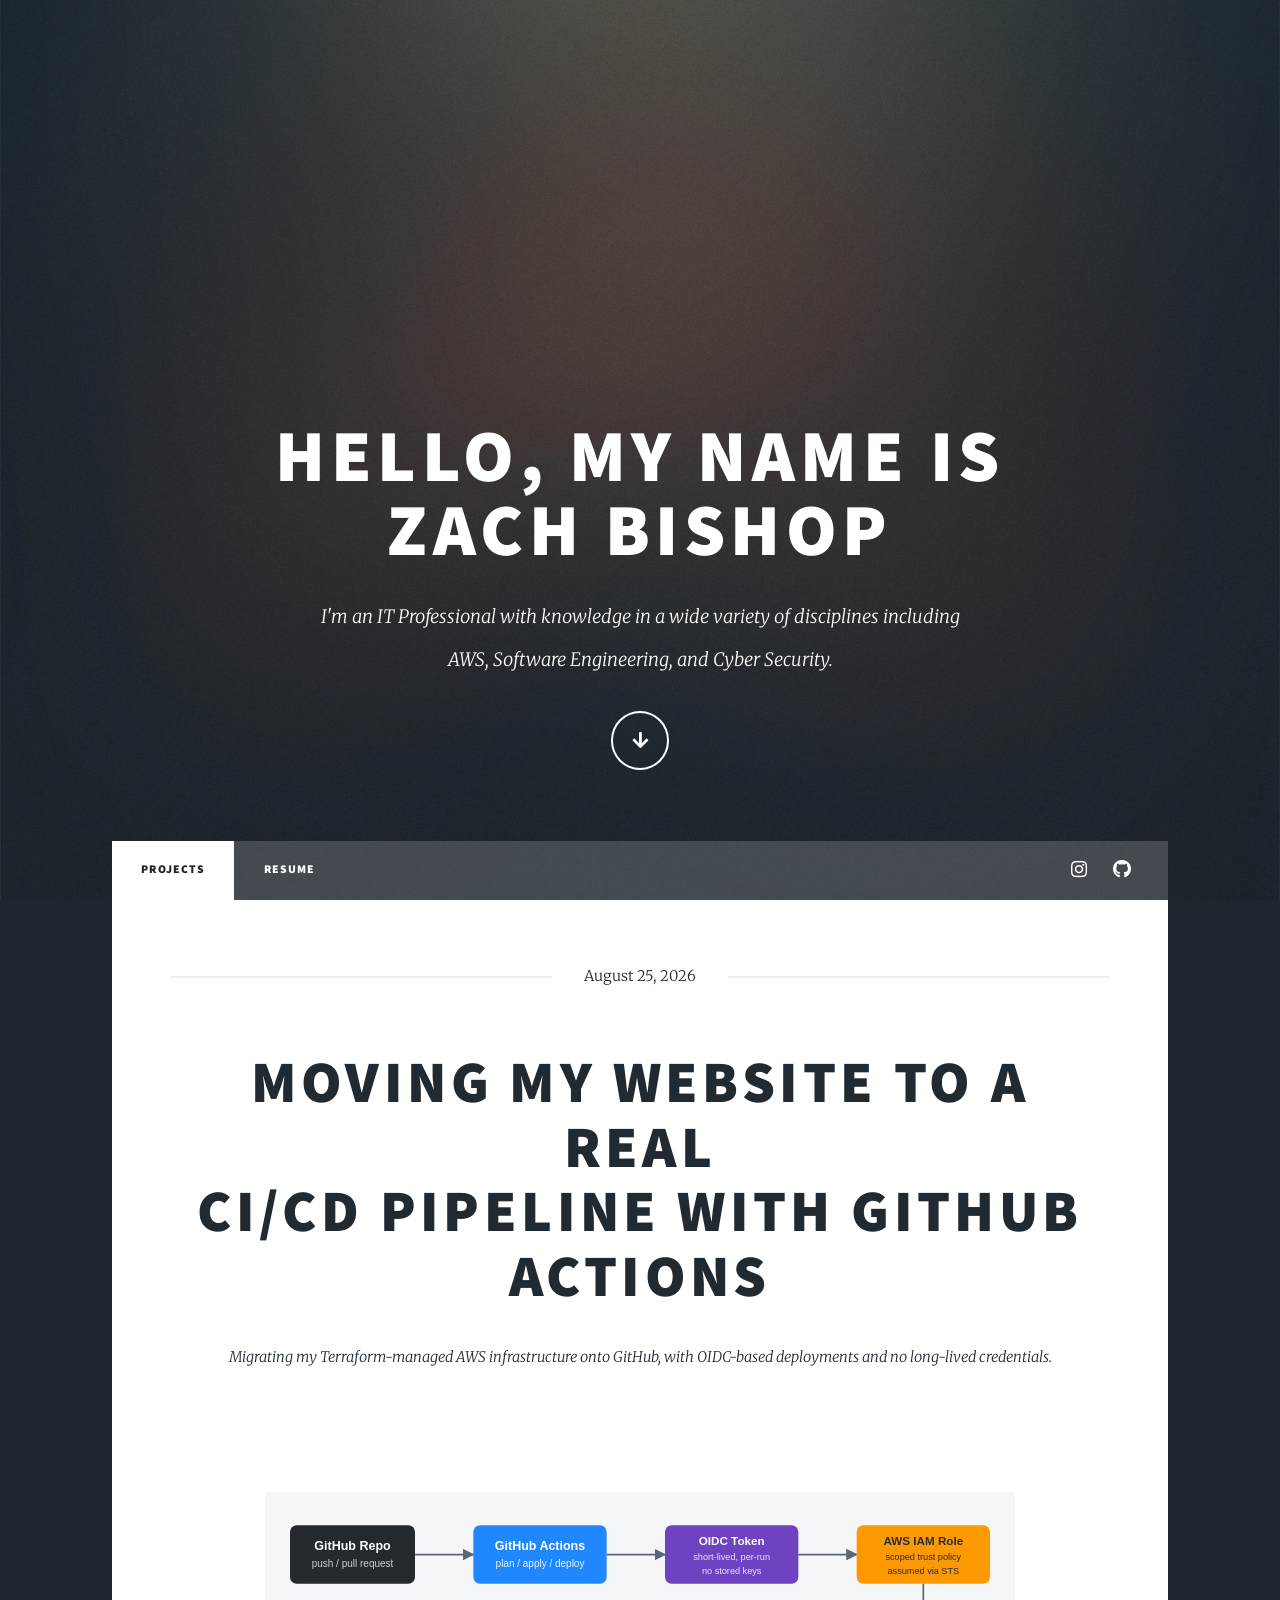
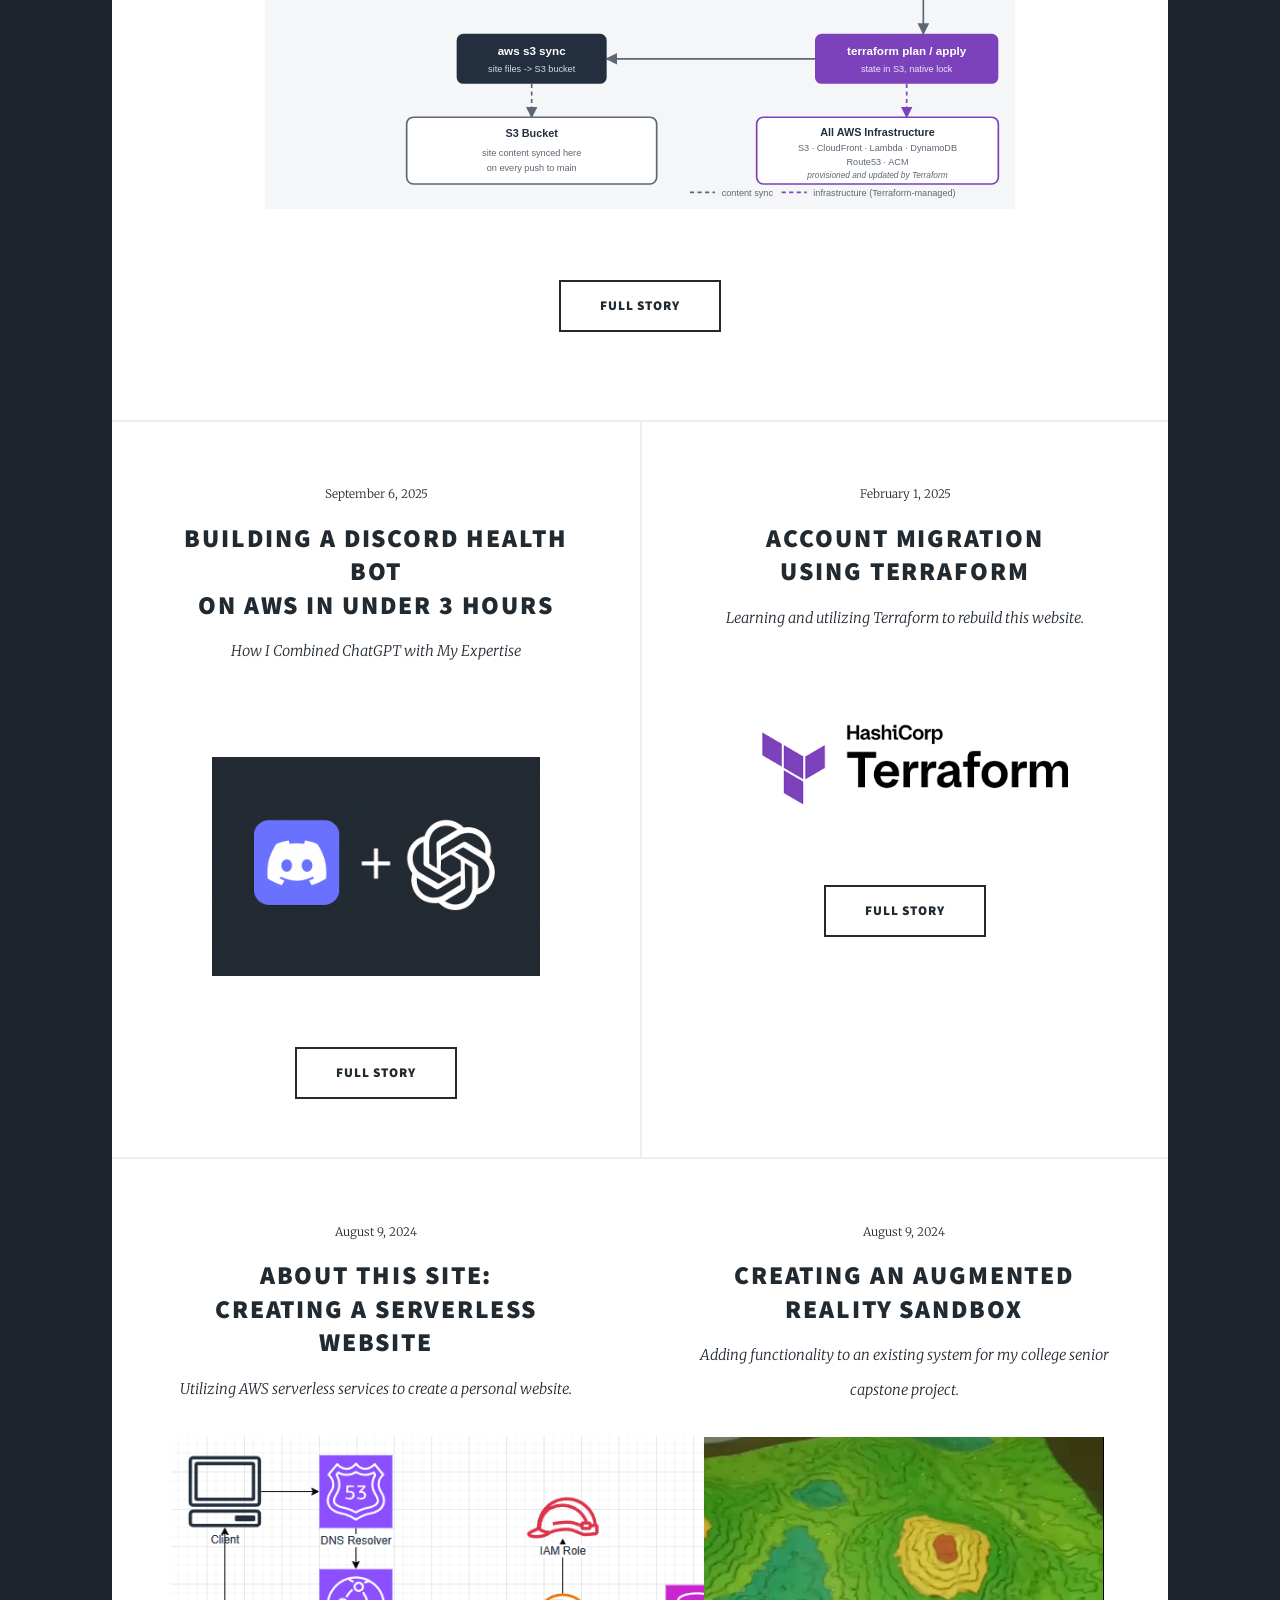
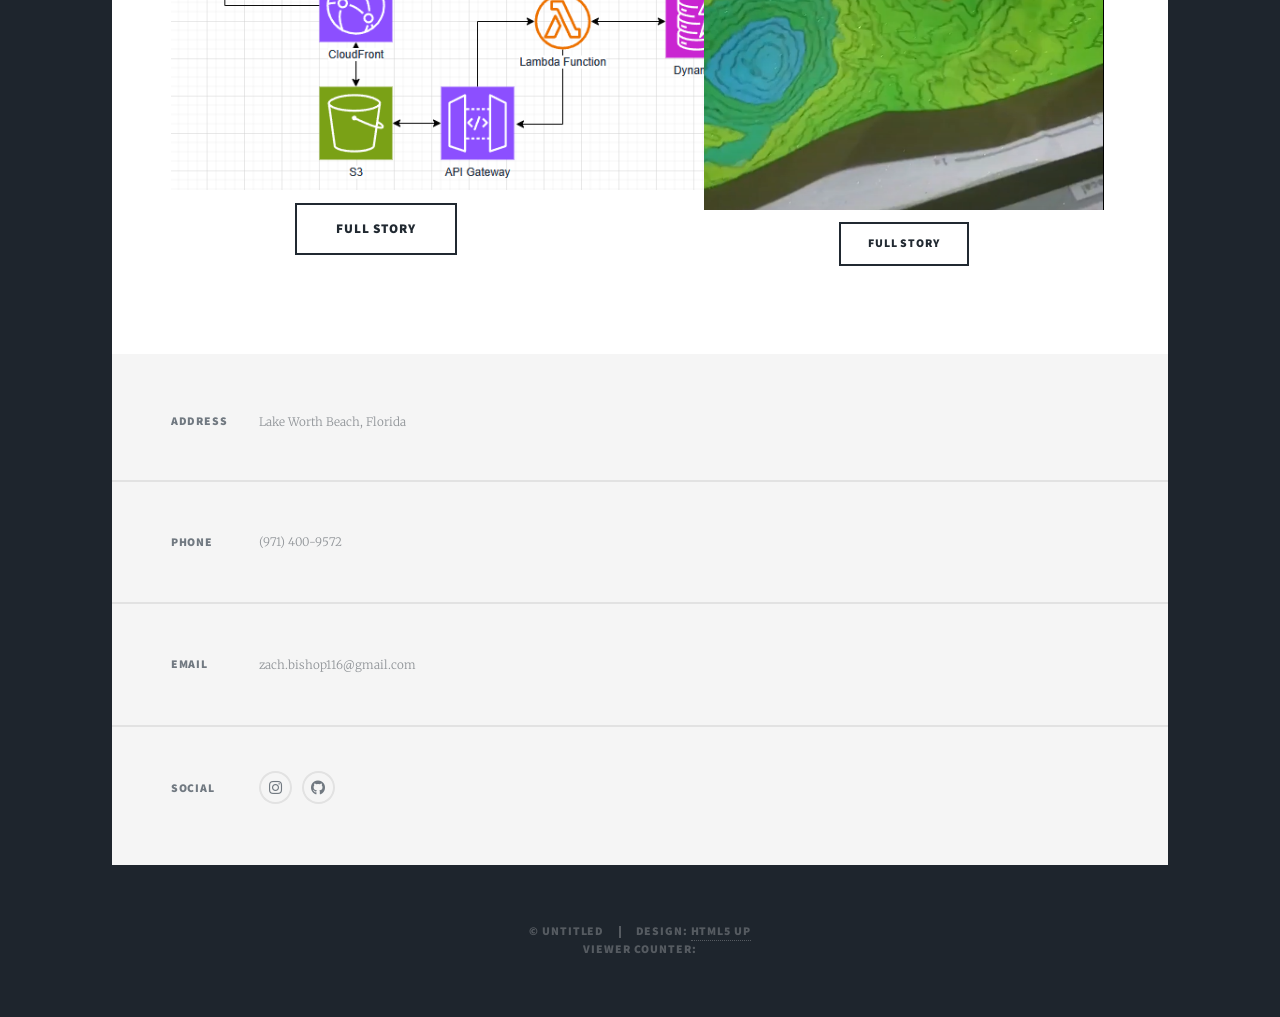
<file: site/index.html>
<!DOCTYPE HTML>
<!--
	Massively by HTML5 UP
	html5up.net | @ajlkn
	Free for personal and commercial use under the CCA 3.0 license (html5up.net/license)
-->
<html>
	<head>
		<title>Zach Bishop's Site</title>
		<meta charset="utf-8" />
		<meta name="viewport" content="width=device-width, initial-scale=1, user-scalable=no" />
		<link rel="stylesheet" href="assets/css/main.css" />
		<noscript><link rel="stylesheet" href="assets/css/noscript.css" /></noscript>
	</head>
	<body class="is-preload">

		<!-- Wrapper -->
			<div id="wrapper" class="fade-in">

				<!-- Intro -->
					<div id="intro">
						<h1>Hello, My Name is<br />
						Zach Bishop</h1>
						<p>I'm an IT Professional with knowledge in a wide variety of disciplines including <br />
						AWS, Software Engineering, and Cyber Security.</p>
						<ul class="actions">
							<li><a href="#header" class="button icon solid solo fa-arrow-down scrolly">Continue</a></li>
						</ul>
					</div>

				<!-- Header -->
					<header id="header">
						<a href="index.html" class="logo">Home</a>
					</header>

				<!-- Nav -->
					<nav id="nav">
						<ul class="links">
							<li class="active"><a href="index.html">Projects</a></li>
							<li><a href="resume.html">Resume</a></li>
						</ul>
						<ul class="icons">
							<li><a href="https://www.instagram.com/zach_the_bish/" class="icon brands fa-instagram"><span class="label">Instagram</span></a></li>
							<li><a href="https://github.com/Zach116" class="icon brands fa-github"><span class="label">GitHub</span></a></li>
						</ul>
					</nav>

				<!-- Main -->
					<div id="main">

						<!-- Featured Post -->
							<article class="post featured">
								<header class="major">
									<span class="date">August 25, 2026</span>
									<h2><a href="cicd_pipeline_post.html">Moving My Website to a Real<br />
									CI/CD Pipeline with GitHub Actions</a></h2>
									<p>Migrating my Terraform-managed AWS infrastructure onto GitHub, with OIDC-based deployments and no long-lived credentials.</p>
								</header>
								<a class="image main"><img src="images/github_actions_diagram.svg" alt="Diagram of the GitHub Actions to AWS OIDC deployment pipeline" /></a>
								<ul class="actions special">
									<li><a href="cicd_pipeline_post.html" class="button large">Full Story</a></li>
								</ul>
							</article>

						<!-- Posts -->
							<section class="posts">
								<article>
									<header>
										<span class="date">September 6, 2025</span>
										<h2><a href="discord_bot_post.html">Building a Discord Health Bot<br />
										on AWS in Under 3 Hours</a></h2>
										<p style="text-align: center;">How I Combined ChatGPT with My Expertise</p>
									</header>
									<a class="image main"><img src="images/discord_chat_logo.png" alt="Picture of the Terraform logo" /></a>
									<ul class="actions special">
										<li><a href="discord_bot_post.html" class="button large">Full Story</a></li>
									</ul>
								</article>

								<article>
									<header>
										<span class="date">February 1, 2025</span>
										<h2><a href="account_migration_post.html">Account Migration<br />
										Using Terraform</a></h2>
										<p style="text-align: center;">Learning and utilizing Terraform to rebuild this website.</p>
									</header>
									<a class="image main"><img src="images/terraform_logo.png" alt="Picture of the Terraform logo" /></a>
									<ul class="actions special">
										<li><a href="account_migration_post.html" class="button large">Full Story</a></li>
									</ul>
								</article>
							</section>

							<section class="posts">
								<article>
									<header>
										<span class="date">August 9, 2024</span>
										<h2><a href="serverless_website_post.html#image">About this site:<br />
										Creating a serverless website</a></h2>
										<p style="text-align: center;">Utilizing AWS serverless services to create a personal website.</p>
									</header>
									<div><img width="600" src="images/serverless_diagram.png" alt="Picture of the website infrastructure diagram" /></div>
									<ul class="actions special">
										<li><a href="serverless_website_post.html#image" class="button large">Full Story</a></li>
									</ul>
								</article>

							<section class="posts">
								<article>
									<header>
										<span class="date">August 9, 2024</span>
										<h2><a href="ar_sandbox_post.html">Creating an Augmented<br />
										Reality Sandbox</a></h2>
										<p style="text-align: center;">Adding functionality to an existing system for my college senior capstone project.</p>
									</header>
									<div><img width="400" src="images/sandbox.png" alt="Picture of the AR sandbox" /></div>
									<ul class="actions special">
										<li><a href="ar_sandbox_post.html" class="button">Full Story</a></li>
									</ul>
								</article>

					</div>

				<!-- Footer -->
					<footer id="footer">
						<section class="split contact">
							<section class="alt">
								<h3>Address</h3>
								<p>Lake Worth Beach, Florida</p>
							</section>
							<section>
								<h3>Phone</h3>
								<p>(971) 400-9572</a></p>
							</section>
							<section>
								<h3>Email</h3>
								<p>zach.bishop116@gmail.com</a></p>
							</section>
							<section>
								<h3>Social</h3>
								<ul class="icons alt">
									<li><a href="https://www.instagram.com/zach_the_bish/" class="icon brands alt fa-instagram"><span class="label">Instagram</span></a></li>
									<li><a href="https://github.com/Zach116" class="icon brands alt fa-github"><span class="label">GitHub</span></a></li>
								</ul>
							</section>
						</section>
					</footer>

				<!-- Copyright -->
					<div id="copyright">
						<ul><li>&copy; Untitled</li><li>Design: <a href="https://html5up.net">HTML5 UP</a></li></ul>
						<span>Viewer Counter: </span><span id="counter"></span>
					</div>

			</div>

		<!-- Scripts -->
			<script src="assets/js/jquery.min.js"></script>
			<script src="assets/js/jquery.scrollex.min.js"></script>
			<script src="assets/js/jquery.scrolly.min.js"></script>
			<script src="assets/js/browser.min.js"></script>
			<script src="assets/js/breakpoints.min.js"></script>
			<script src="assets/js/util.js"></script>
			<script src="assets/js/main.js"></script>
			<script src="assets/js/viewercount.js"></script>

	</body>
</html>
</file>
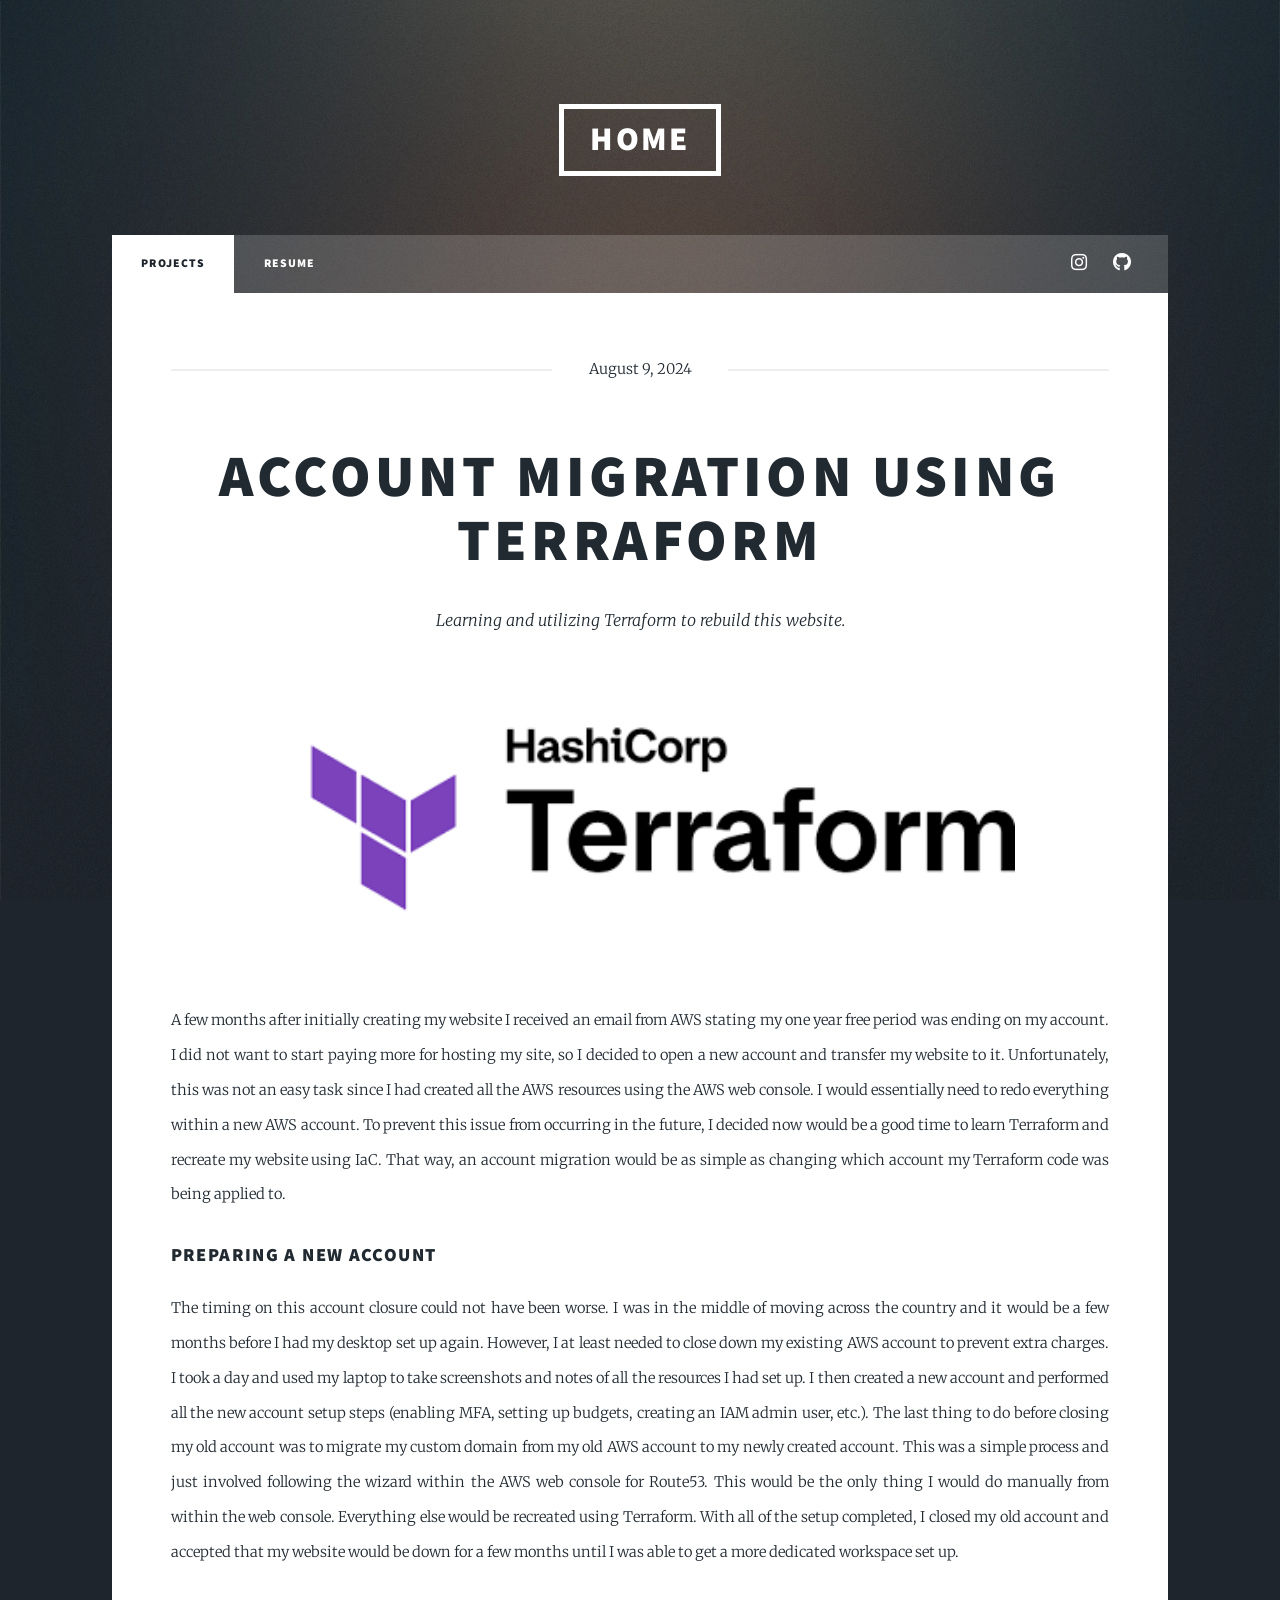
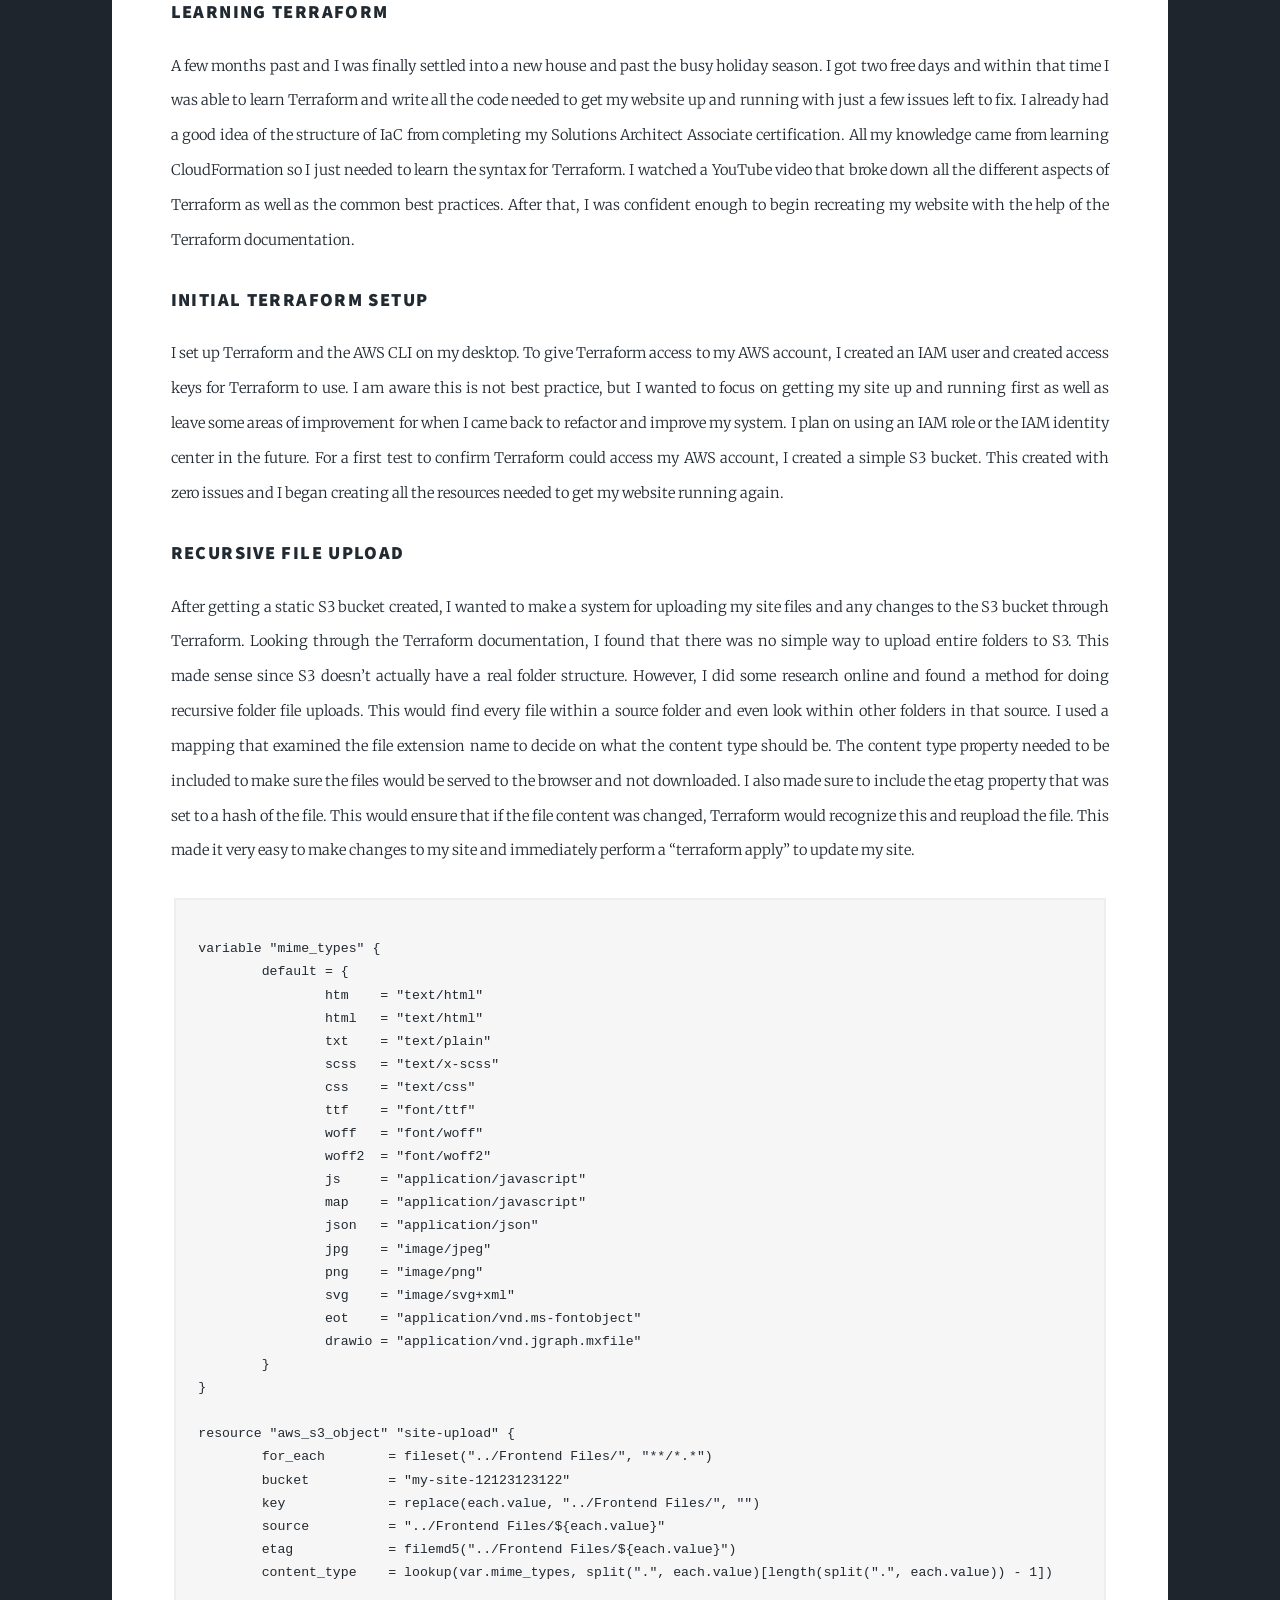
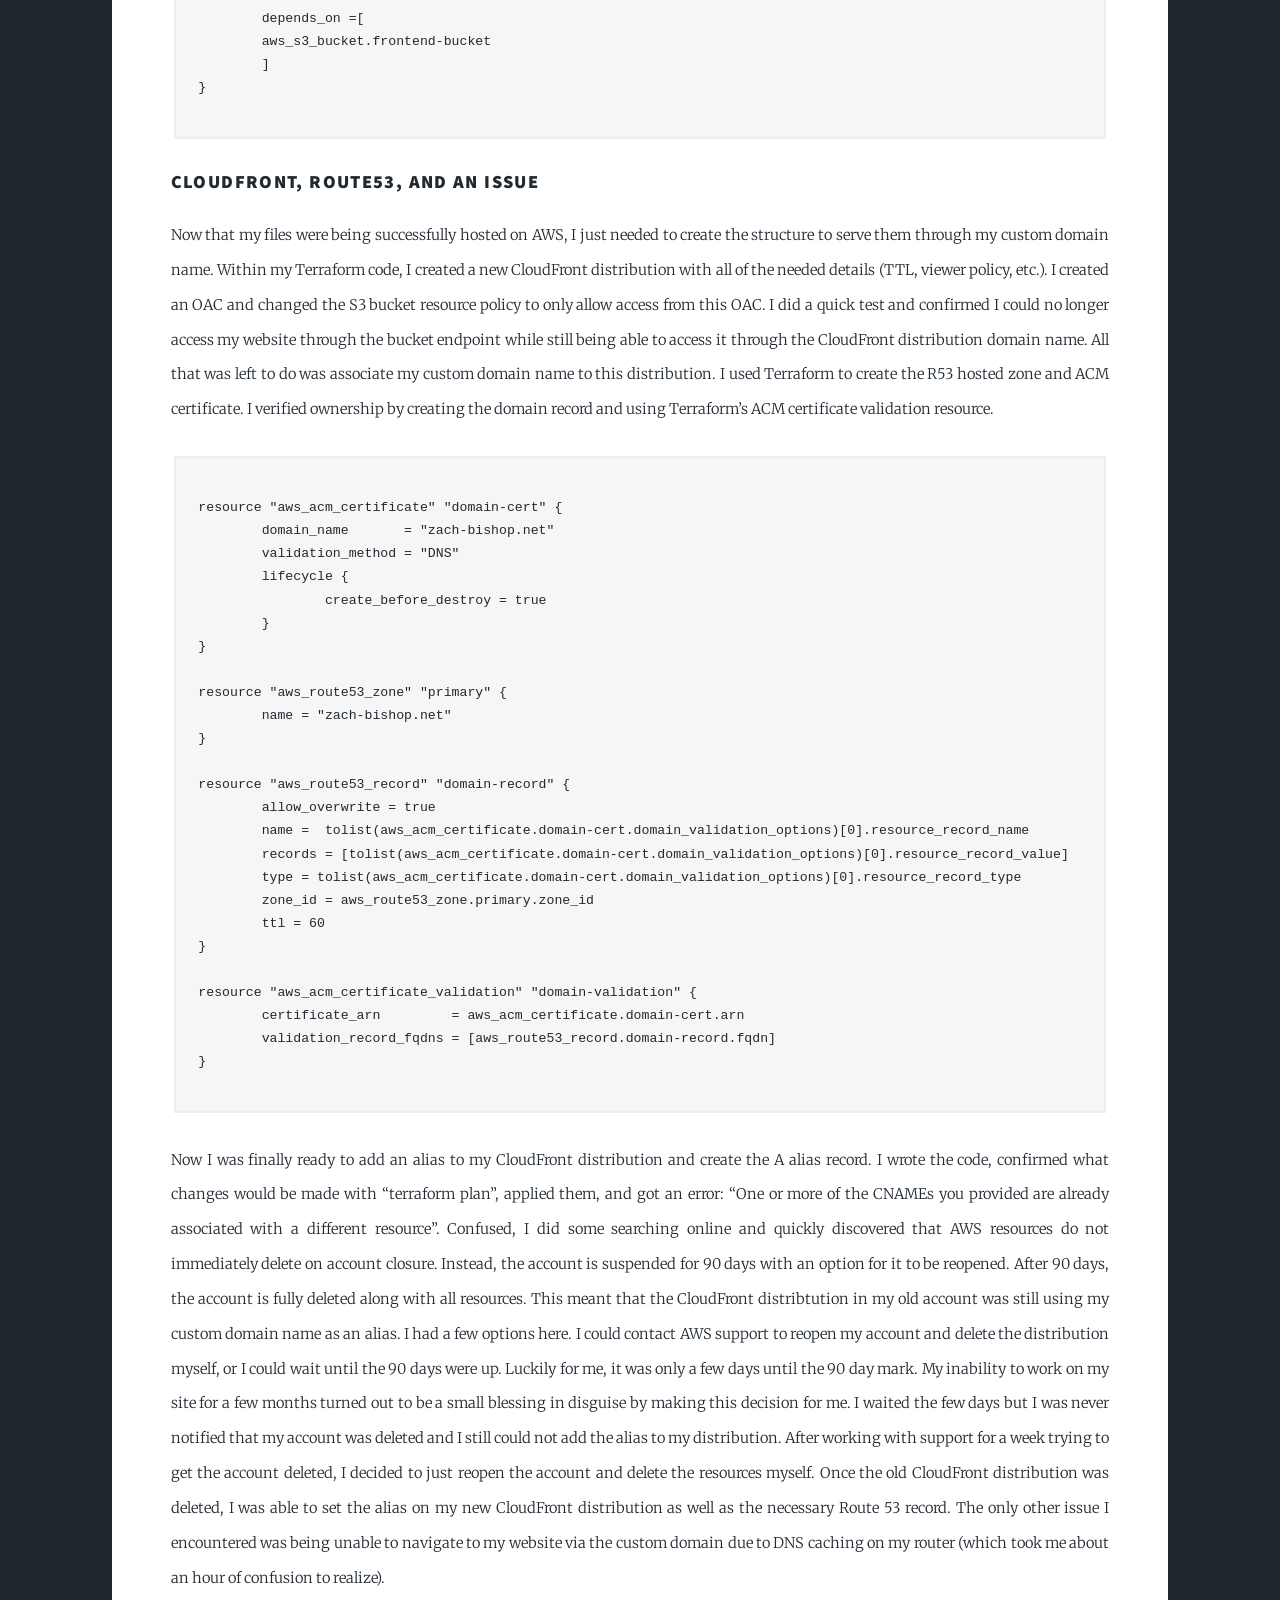
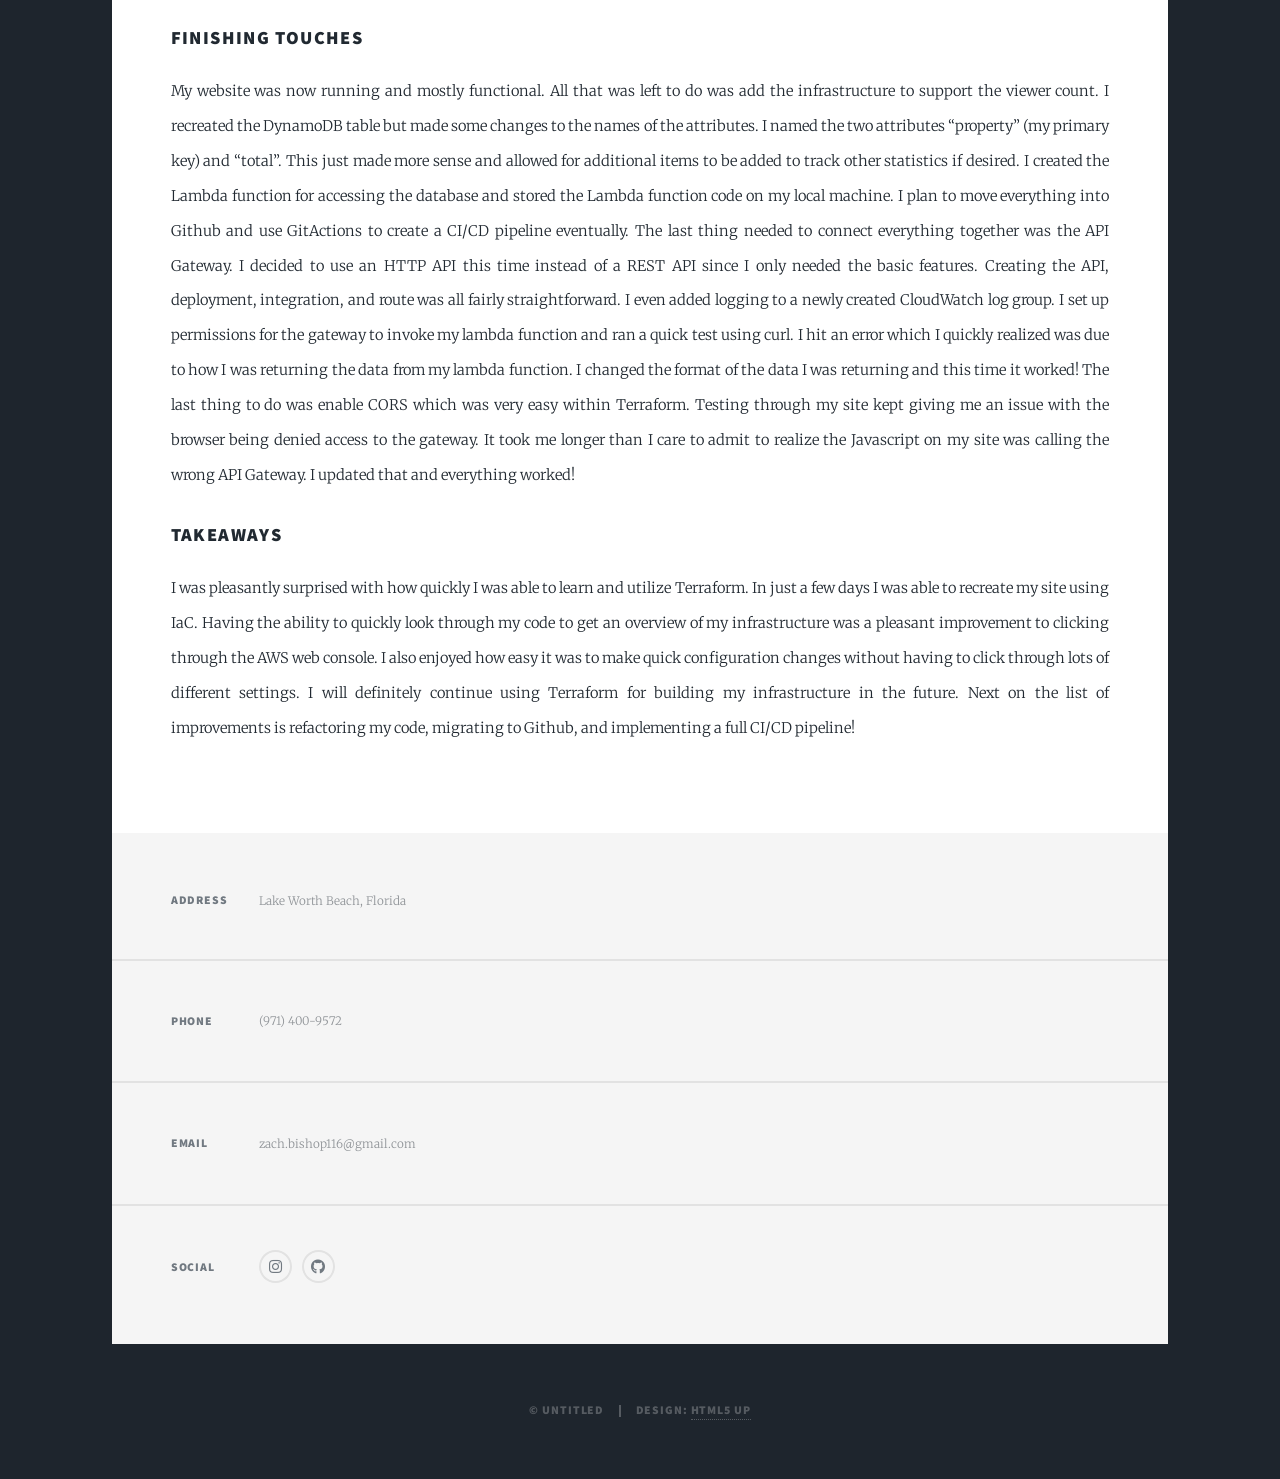
<file: site/account_migration_post.html>
<!DOCTYPE HTML>
<!--
	Massively by HTML5 UP
	html5up.net | @ajlkn
	Free for personal and commercial use under the CCA 3.0 license (html5up.net/license)
-->
<html>
	<head>
		<title>Zach's Site - Account Migration</title>
		<meta charset="utf-8" />
		<meta name="viewport" content="width=device-width, initial-scale=1, user-scalable=no" />
		<link rel="stylesheet" href="assets/css/main.css" />
		<noscript><link rel="stylesheet" href="assets/css/noscript.css" /></noscript>
	</head>
	<body class="is-preload">

		<!-- Wrapper -->
			<div id="wrapper">

				<!-- Header -->
					<header id="header">
						<a href="index.html" class="logo">Home</a>
					</header>

				<!-- Nav -->
					<nav id="nav">
						<ul class="links">
							<li class="active"><a href="index.html">Projects</a></li>
							<li><a href="resume.html">Resume</a></li>
						</ul>
						<ul class="icons">
							<li><a href="https://www.instagram.com/zach_the_bish/" class="icon brands fa-instagram"><span class="label">Instagram</span></a></li>
							<li><a href="https://github.com/Zach116" class="icon brands fa-github"><span class="label">GitHub</span></a></li>
						</ul>
					</nav>

				<!-- Main -->
					<div id="main">

						<!-- Post -->
							<section class="post">
								<header class="major">
									<span class="date">August 9, 2024</span>
									<h1>Account Migration Using Terraform</h1>
									<p>Learning and utilizing Terraform to rebuild this website.</p>
									<div class="image main" id="image"><img src="images/terraform_logo.png" alt="" /></div>
								</header>


								<p>A few months after initially creating my website I received an email from AWS stating my one year free period was ending on my account. I did not want to start paying more for hosting my site, so I decided to open a new account and transfer my website to it. Unfortunately, this was not an easy task since I had created all the AWS resources using the AWS web console. I would essentially need to redo everything within a new AWS account. To prevent this issue from occurring in the future, I decided now would be a good time to learn Terraform and recreate my website using IaC. That way, an account migration would be as simple as changing which account my Terraform code was being applied to.</p>

								<h3>Preparing a New Account</h3>
								<p>The timing on this account closure could not have been worse. I was in the middle of moving across the country and it would be a few months before I had my desktop set up again. However, I at least needed to close down my existing AWS account to prevent extra charges. I took a day and used my laptop to take screenshots and notes of all the resources I had set up. I then created a new account and performed all the new account setup steps (enabling MFA, setting up budgets, creating an IAM admin user, etc.). The last thing to do before closing my old account was to migrate my custom domain from my old AWS account to my newly created account. This was a simple process and just involved following the wizard within the AWS web console for Route53. This would be the only thing I would do manually from within the web console. Everything else would be recreated using Terraform. With all of the setup completed, I closed my old account and accepted that my website would be down for a few months until I was able to get a more dedicated workspace set up.</p>

								<h3>Learning Terraform</h3>
								<p>A few months past and I was finally settled into a new house and past the busy holiday season. I got two free days and within that time I was able to learn Terraform and write all the code needed to get my website up and running with just a few issues left to fix. I already had a good idea of the structure of IaC from completing my Solutions Architect Associate certification. All my knowledge came from learning CloudFormation so I just needed to learn the syntax for Terraform. I watched a YouTube video that broke down all the different aspects of Terraform as well as the common best practices. After that, I was confident enough to begin recreating my website with the help of the Terraform documentation.</p>

								<h3>Initial Terraform Setup</h3>
								<p>I set up Terraform and the AWS CLI on my desktop. To give Terraform access to my AWS account, I created an IAM user and created access keys for Terraform to use. I am aware this is not best practice, but I wanted to focus on getting my site up and running first as well as leave some areas of improvement for when I came back to refactor and improve my system. I plan on using an IAM role or the IAM identity center in the future. For a first test to confirm Terraform could access my AWS account, I created a simple S3 bucket. This created with zero issues and I began creating all the resources needed to get my website running again.</p>

								<h3>Recursive File Upload</h3>
								<p>After getting a static S3 bucket created, I wanted to make a system for uploading my site files and any changes to the S3 bucket through Terraform. Looking through the Terraform documentation, I found that there was no simple way to upload entire folders to S3. This made sense since S3 doesn’t actually have a real folder structure. However, I did some research online and found a method for doing recursive folder file uploads. This would find every file within a source folder and even look within other folders in that source. I used a mapping that examined the file extension name to decide on what the content type should be. The content type property needed to be included to make sure the files would be served to the browser and not downloaded. I also made sure to include the etag property that was set to a hash of the file. This would ensure that if the file content was changed, Terraform would recognize this and reupload the file. This made it very easy to make changes to my site and immediately perform a “terraform apply” to update my site.</p>
								<pre><code>
variable "mime_types" {
	default = {
		htm    = "text/html"
		html   = "text/html"
		txt    = "text/plain"
		scss   = "text/x-scss"
		css    = "text/css"
		ttf    = "font/ttf"
		woff   = "font/woff"
		woff2  = "font/woff2"
		js     = "application/javascript"
		map    = "application/javascript"
		json   = "application/json"
		jpg    = "image/jpeg"
		png    = "image/png"
		svg    = "image/svg+xml"
		eot    = "application/vnd.ms-fontobject"
		drawio = "application/vnd.jgraph.mxfile"
	}
}

resource "aws_s3_object" "site-upload" {
	for_each        = fileset("../Frontend Files/", "**/*.*")
	bucket          = "my-site-12123123122"
	key             = replace(each.value, "../Frontend Files/", "")
	source          = "../Frontend Files/${each.value}"
	etag            = filemd5("../Frontend Files/${each.value}")
	content_type    = lookup(var.mime_types, split(".", each.value)[length(split(".", each.value)) - 1])

	depends_on =[
	aws_s3_bucket.frontend-bucket
	]
}
								</code></pre>

								<h3>CloudFront, Route53, and an Issue</h3>
								<p>Now that my files were being successfully hosted on AWS, I just needed to create the structure to serve them through my custom domain name. Within my Terraform code, I created a new CloudFront distribution with all of the needed details (TTL, viewer policy, etc.). I created an OAC and changed the S3 bucket resource policy to only allow access from this OAC. I did a quick test and confirmed I could no longer access my website through the bucket endpoint while still being able to access it through the CloudFront distribution domain name. All that was left to do was associate my custom domain name to this distribution. I used Terraform to create the R53 hosted zone and ACM certificate. I verified ownership by creating the domain record and using Terraform’s ACM certificate validation resource.</p>
								<pre><code>
resource "aws_acm_certificate" "domain-cert" {
	domain_name       = "zach-bishop.net"
	validation_method = "DNS"
	lifecycle {
		create_before_destroy = true
	}
}

resource "aws_route53_zone" "primary" {
	name = "zach-bishop.net"
}

resource "aws_route53_record" "domain-record" {
	allow_overwrite = true
	name =  tolist(aws_acm_certificate.domain-cert.domain_validation_options)[0].resource_record_name
	records = [tolist(aws_acm_certificate.domain-cert.domain_validation_options)[0].resource_record_value]
	type = tolist(aws_acm_certificate.domain-cert.domain_validation_options)[0].resource_record_type
	zone_id = aws_route53_zone.primary.zone_id
	ttl = 60
}

resource "aws_acm_certificate_validation" "domain-validation" {
	certificate_arn         = aws_acm_certificate.domain-cert.arn
	validation_record_fqdns = [aws_route53_record.domain-record.fqdn]
}
								</code></pre>
								<p>Now I was finally ready to add an alias to my CloudFront distribution and create the A alias record. I wrote the code, confirmed what changes would be made with “terraform plan”, applied them, and got an error: “One or more of the CNAMEs you provided are already associated with a different resource”. Confused, I did some searching online and quickly discovered that AWS resources do not immediately delete on account closure. Instead, the account is suspended for 90 days with an option for it to be reopened. After 90 days, the account is fully deleted along with all resources. This meant that the CloudFront distribtution in my old account was still using my custom domain name as an alias. I had a few options here. I could contact AWS support to reopen my account and delete the distribution myself, or I could wait until the 90 days were up. Luckily for me, it was only a few days until the 90 day mark. My inability to work on my site for a few months turned out to be a small blessing in disguise by making this decision for me. I waited the few days but I was never notified that my account was deleted and I still could not add the alias to my distribution. After working with support for a week trying to get the account deleted, I decided to just reopen the account and delete the resources myself. Once the old CloudFront distribution was deleted, I was able to set the alias on my new CloudFront distribution as well as the necessary Route 53 record. The only other issue I encountered was being unable to navigate to my website via the custom domain due to DNS caching on my router (which took me about an hour of confusion to realize).</p>

								<h3>Finishing Touches</h3>
								<p>My website was now running and mostly functional. All that was left to do was add the infrastructure to support the viewer count. I recreated the DynamoDB table but made some changes to the names of the attributes. I named the two attributes “property” (my primary key) and “total”. This just made more sense and allowed for additional items to be added to track other statistics if desired. I created the Lambda function for accessing the database and stored the Lambda function code on my local machine. I plan to move everything into Github and use GitActions to create a CI/CD pipeline eventually. The last thing needed to connect everything together was the API Gateway. I decided to use an HTTP API this time instead of a REST API since I only needed the basic features. Creating the API, deployment, integration, and route was all fairly straightforward. I even added logging to a newly created CloudWatch log group. I set up permissions for the gateway to invoke my lambda function and ran a quick test using curl. I hit an error which I quickly realized was due to how I was returning the data from my lambda function. I changed the format of the data I was returning and this time it worked! The last thing to do was enable CORS which was very easy within Terraform. Testing through my site kept giving me an issue with the browser being denied access to the gateway. It took me longer than I care to admit to realize the Javascript on my site was calling the wrong API Gateway. I updated that and everything worked!</p>

								<h3>Takeaways</h3>
								<p>I was pleasantly surprised with how quickly I was able to learn and utilize Terraform. In just a few days I was able to recreate my site using IaC. Having the ability to quickly look through my code to get an overview of my infrastructure was a pleasant improvement to clicking through the AWS web console. I also enjoyed how easy it was to make quick configuration changes without having to click through lots of different settings. I will definitely continue using Terraform for building my infrastructure in the future. Next on the list of improvements is refactoring my code, migrating to Github, and implementing a full CI/CD pipeline!</p>
							</section>
					</div>

				<!-- Footer -->
					<footer id="footer">
						<section class="split contact">
							<section class="alt">
								<h3>Address</h3>
								<p>Lake Worth Beach, Florida</p>
							</section>
							<section>
								<h3>Phone</h3>
								<p>(971) 400-9572</a></p>
							</section>
							<section>
								<h3>Email</h3>
								<p>zach.bishop116@gmail.com</a></p>
							</section>
							<section>
								<h3>Social</h3>
								<ul class="icons alt">
									<li><a href="https://www.instagram.com/zach_the_bish/" class="icon brands alt fa-instagram"><span class="label">Instagram</span></a></li>
									<li><a href="https://github.com/Zach116" class="icon brands alt fa-github"><span class="label">GitHub</span></a></li>
								</ul>
							</section>
						</section>
					</footer>

				<!-- Copyright -->
					<div id="copyright">
						<ul><li>&copy; Untitled</li><li>Design: <a href="https://html5up.net">HTML5 UP</a></li></ul>
					</div>

			</div>

		<!-- Scripts -->
			<script src="assets/js/jquery.min.js"></script>
			<script src="assets/js/jquery.scrollex.min.js"></script>
			<script src="assets/js/jquery.scrolly.min.js"></script>
			<script src="assets/js/browser.min.js"></script>
			<script src="assets/js/breakpoints.min.js"></script>
			<script src="assets/js/util.js"></script>
			<script src="assets/js/main.js"></script>

	</body>
</html>
</file>
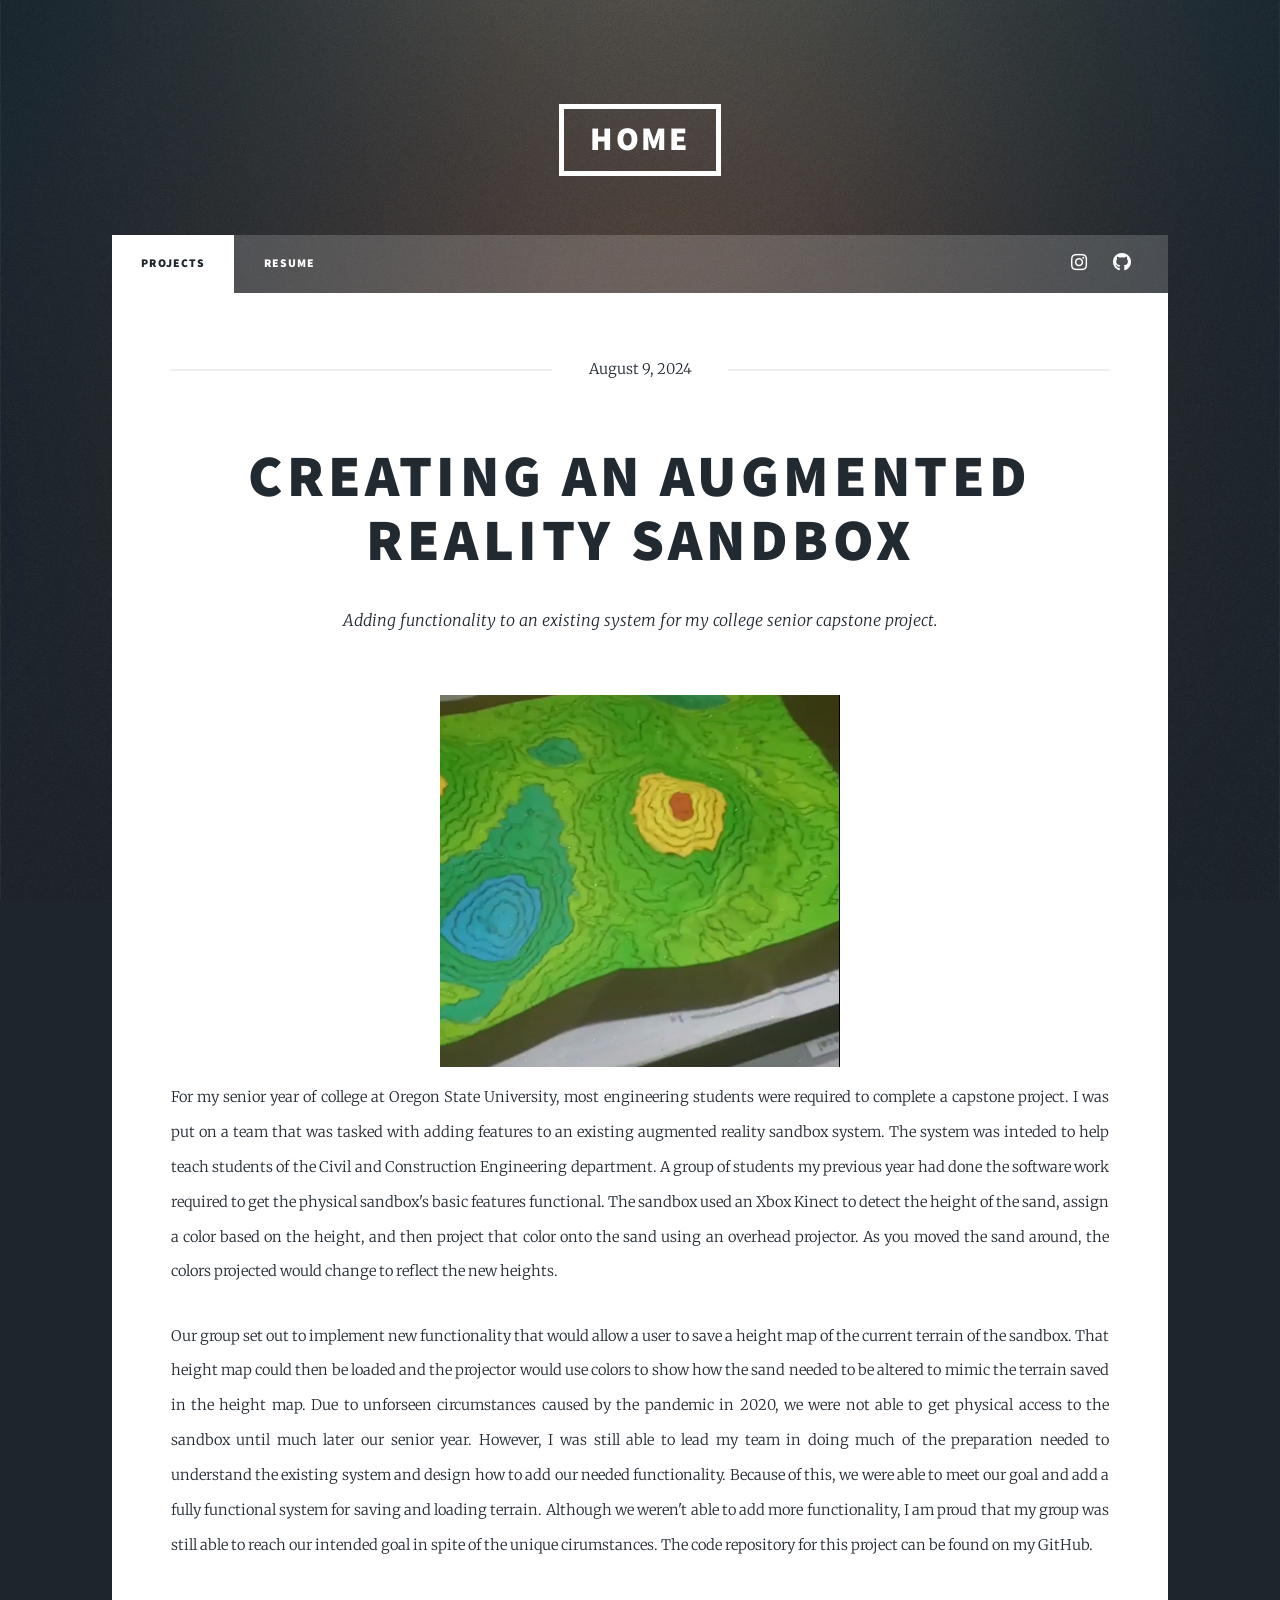
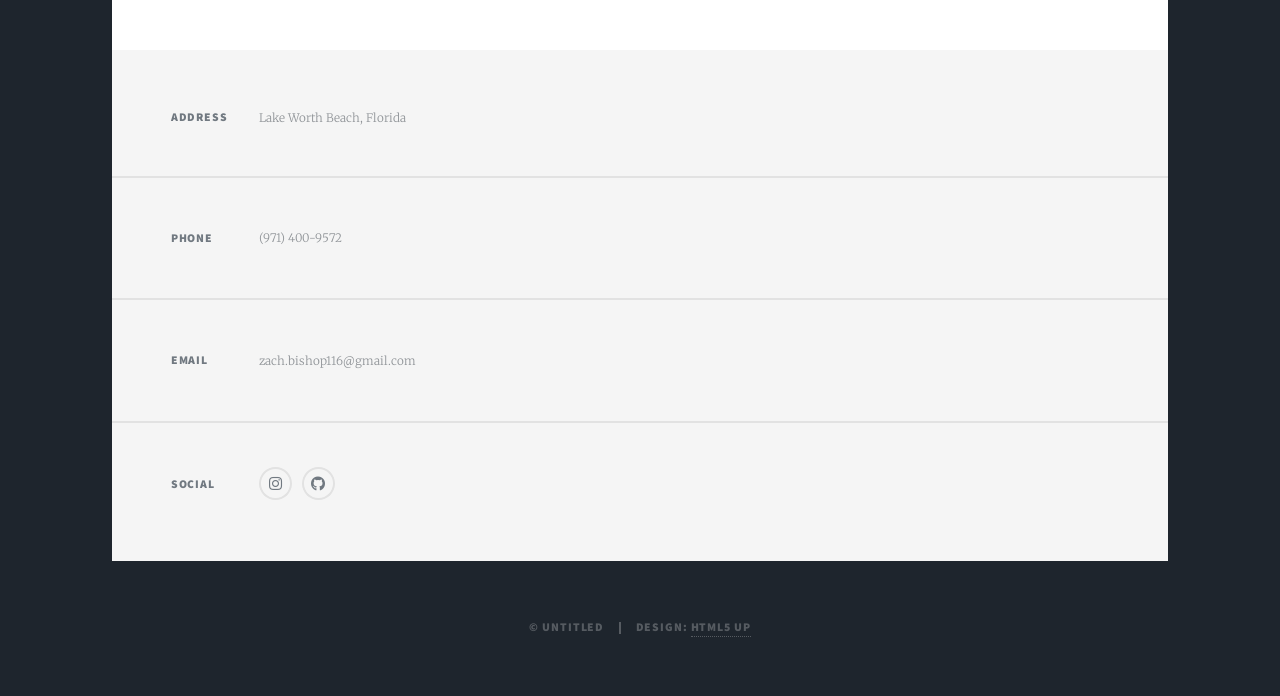
<file: site/ar_sandbox_post.html>
<!DOCTYPE HTML>
<!--
	Massively by HTML5 UP
	html5up.net | @ajlkn
	Free for personal and commercial use under the CCA 3.0 license (html5up.net/license)
-->
<html>
	<head>
		<title>Zach's Site - AR Sandbox</title>
		<meta charset="utf-8" />
		<meta name="viewport" content="width=device-width, initial-scale=1, user-scalable=no" />
		<link rel="stylesheet" href="assets/css/main.css" />
		<noscript><link rel="stylesheet" href="assets/css/noscript.css" /></noscript>
	</head>
	<body class="is-preload">

		<!-- Wrapper -->
			<div id="wrapper">

				<!-- Header -->
					<header id="header">
						<a href="index.html" class="logo">Home</a>
					</header>

				<!-- Nav -->
					<nav id="nav">
						<ul class="links">
							<li class="active"><a href="index.html">Projects</a></li>
							<li><a href="resume.html">Resume</a></li>
						</ul>
						<ul class="icons">
							<li><a href="https://www.instagram.com/zach_the_bish/" class="icon brands fa-instagram"><span class="label">Instagram</span></a></li>
							<li><a href="https://github.com/Zach116" class="icon brands fa-github"><span class="label">GitHub</span></a></li>
						</ul>
					</nav>

				<!-- Main -->
					<div id="main">

						<!-- Post -->
							<section class="post">
								<header class="major">
									<span class="date">August 9, 2024</span>
									<h1>Creating an Augmented<br />
									Reality Sandbox</h1>
									<p>Adding functionality to an existing system for my college senior capstone project.</p>
								</header>
								<div style="text-align: center;"><img width="400" src="images/sandbox.png" alt="Picture of the AR sandbox" /></div>

                <p>For my senior year of college at Oregon State University, most engineering students were required to complete a capstone project. I was put on a team that was tasked with adding features to an existing augmented reality sandbox system. The system was inteded to help teach students of the Civil and Construction Engineering department. A group of students my previous year had done the software work required to get the physical sandbox's basic features functional. The sandbox used an Xbox Kinect to detect the height of the sand, assign a color based on the height, and then project that color onto the sand using an overhead projector. As you moved the sand around, the colors projected would change to reflect the new heights.</p>

                <p>Our group set out to implement new functionality that would allow a user to save a height map of the current terrain of the sandbox. That height map could then be loaded and the projector would use colors to show how the sand needed to be altered to mimic the terrain saved in the height map. Due to unforseen circumstances caused by the pandemic in 2020, we were not able to get physical access to the sandbox until much later our senior year. However, I was still able to lead my team in doing much of the preparation needed to understand the existing system and design how to add our needed functionality. Because of this, we were able to meet our goal and add a fully functional system for saving and loading terrain. Although we weren't able to add more functionality, I am proud that my group was still able to reach our intended goal in spite of the unique cirumstances. The code repository for this project can be found on my GitHub.
							</section>

					</div>

				<!-- Footer -->
					<footer id="footer">
						<section class="split contact">
							<section class="alt">
								<h3>Address</h3>
								<p>Lake Worth Beach, Florida</p>
							</section>
							<section>
								<h3>Phone</h3>
								<p>(971) 400-9572</a></p>
							</section>
							<section>
								<h3>Email</h3>
								<p>zach.bishop116@gmail.com</a></p>
							</section>
							<section>
								<h3>Social</h3>
								<ul class="icons alt">
									<li><a href="https://www.instagram.com/zach_the_bish/" class="icon brands alt fa-instagram"><span class="label">Instagram</span></a></li>
									<li><a href="https://github.com/Zach116" class="icon brands alt fa-github"><span class="label">GitHub</span></a></li>
								</ul>
							</section>
						</section>
					</footer>

				<!-- Copyright -->
					<div id="copyright">
						<ul><li>&copy; Untitled</li><li>Design: <a href="https://html5up.net">HTML5 UP</a></li></ul>
					</div>

			</div>

		<!-- Scripts -->
			<script src="assets/js/jquery.min.js"></script>
			<script src="assets/js/jquery.scrollex.min.js"></script>
			<script src="assets/js/jquery.scrolly.min.js"></script>
			<script src="assets/js/browser.min.js"></script>
			<script src="assets/js/breakpoints.min.js"></script>
			<script src="assets/js/util.js"></script>
			<script src="assets/js/main.js"></script>

	</body>
</html>
</file>
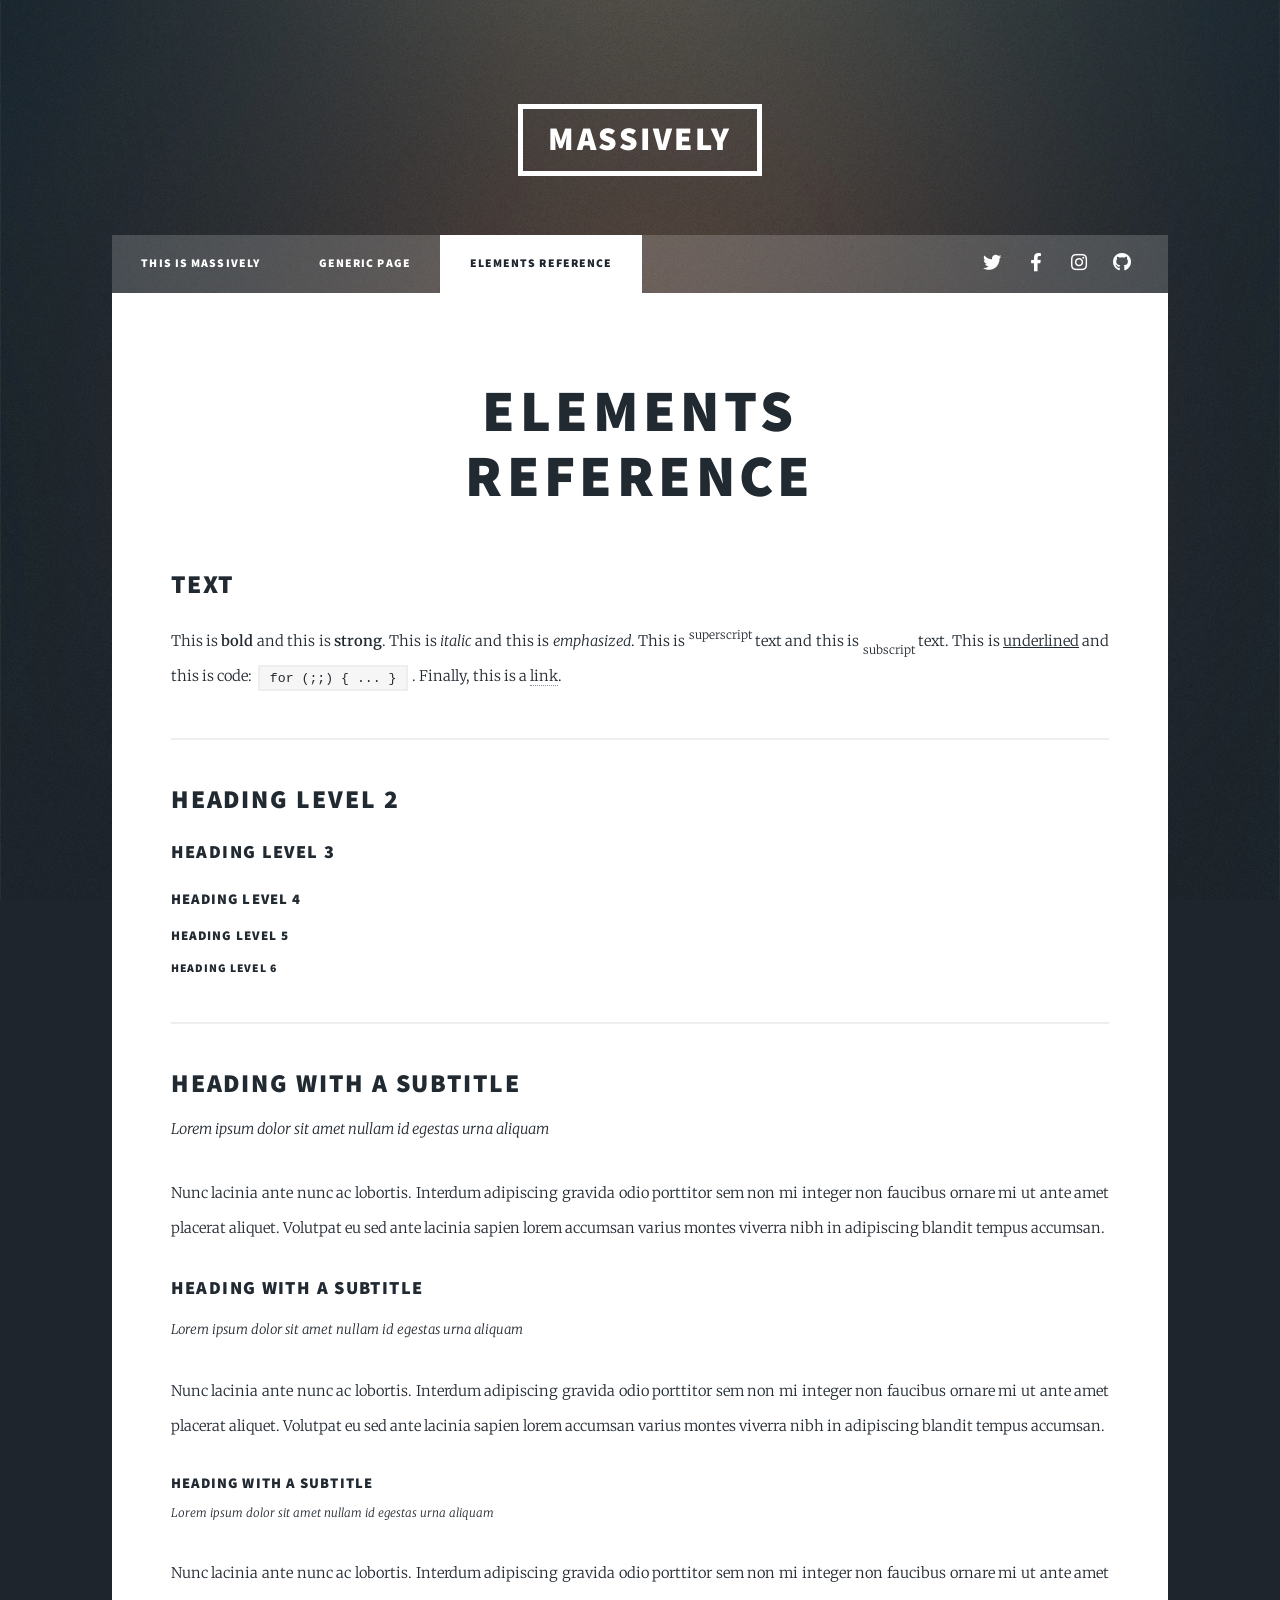
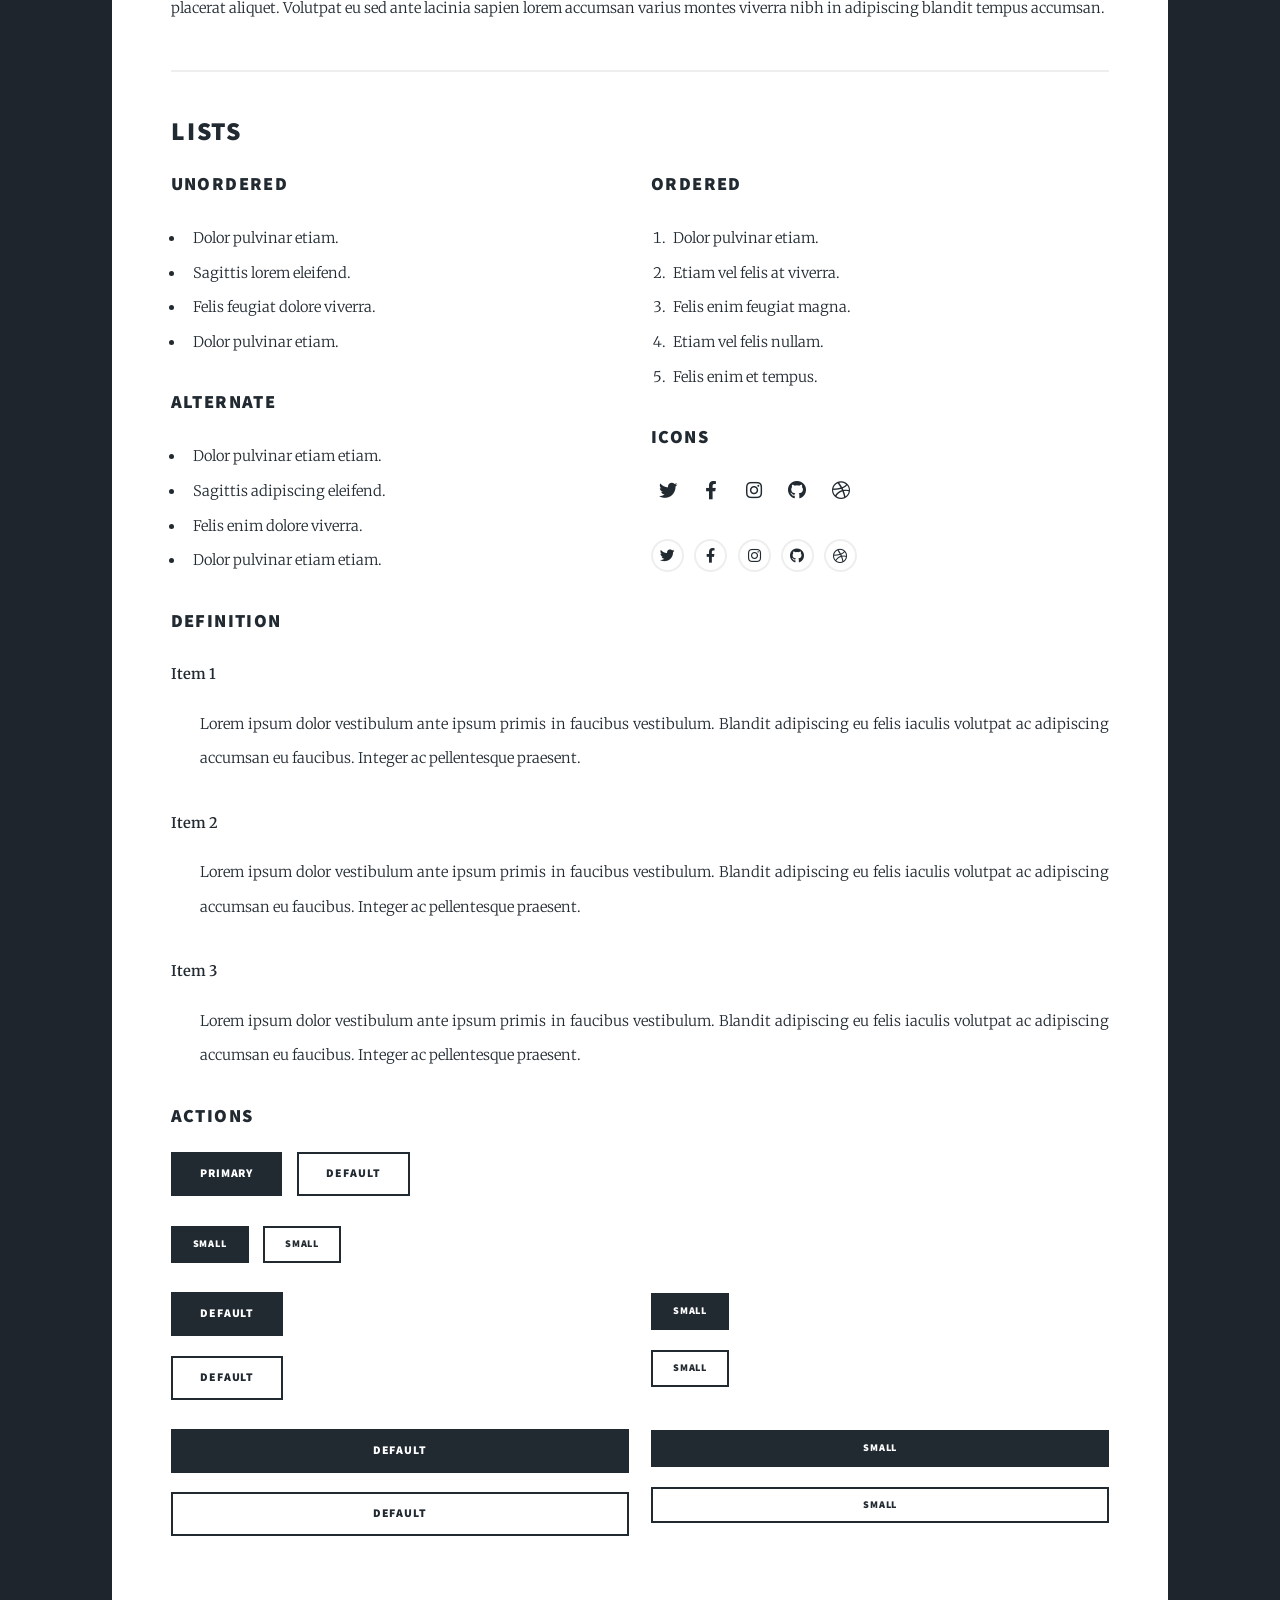
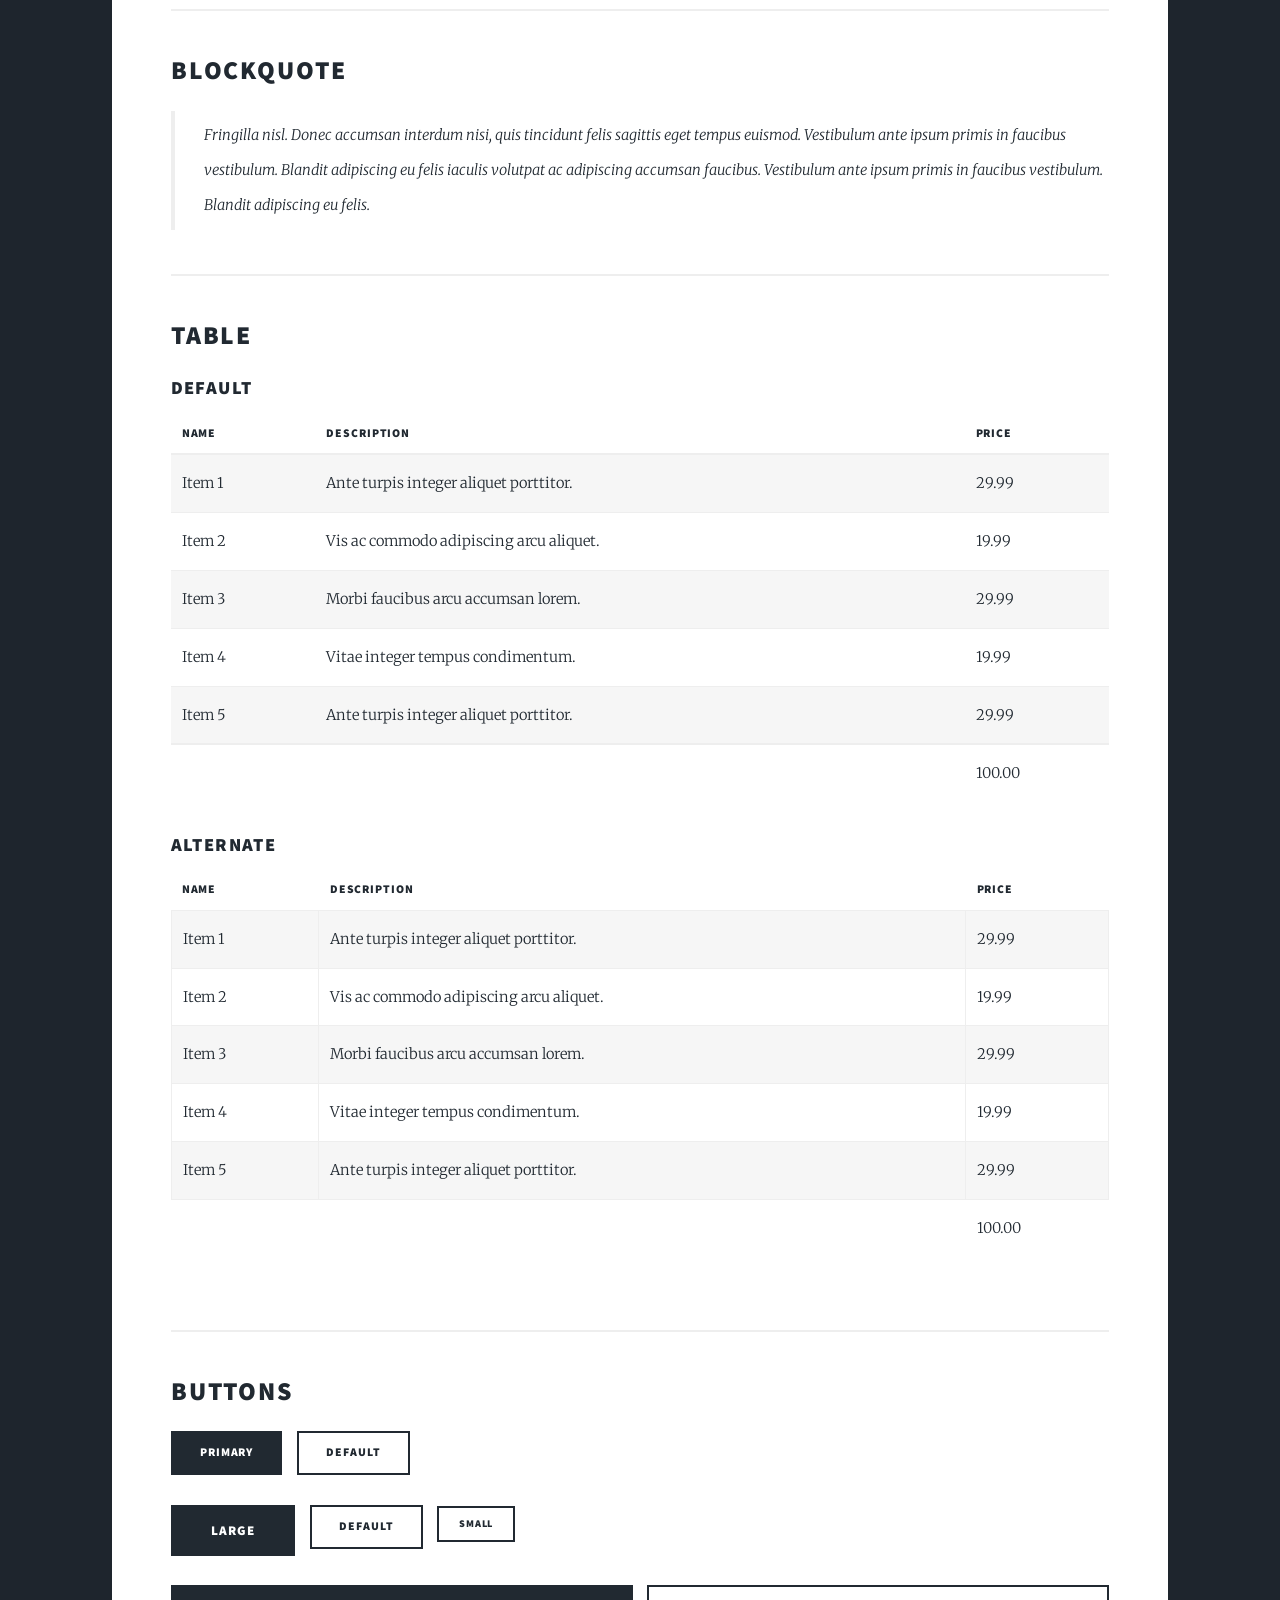
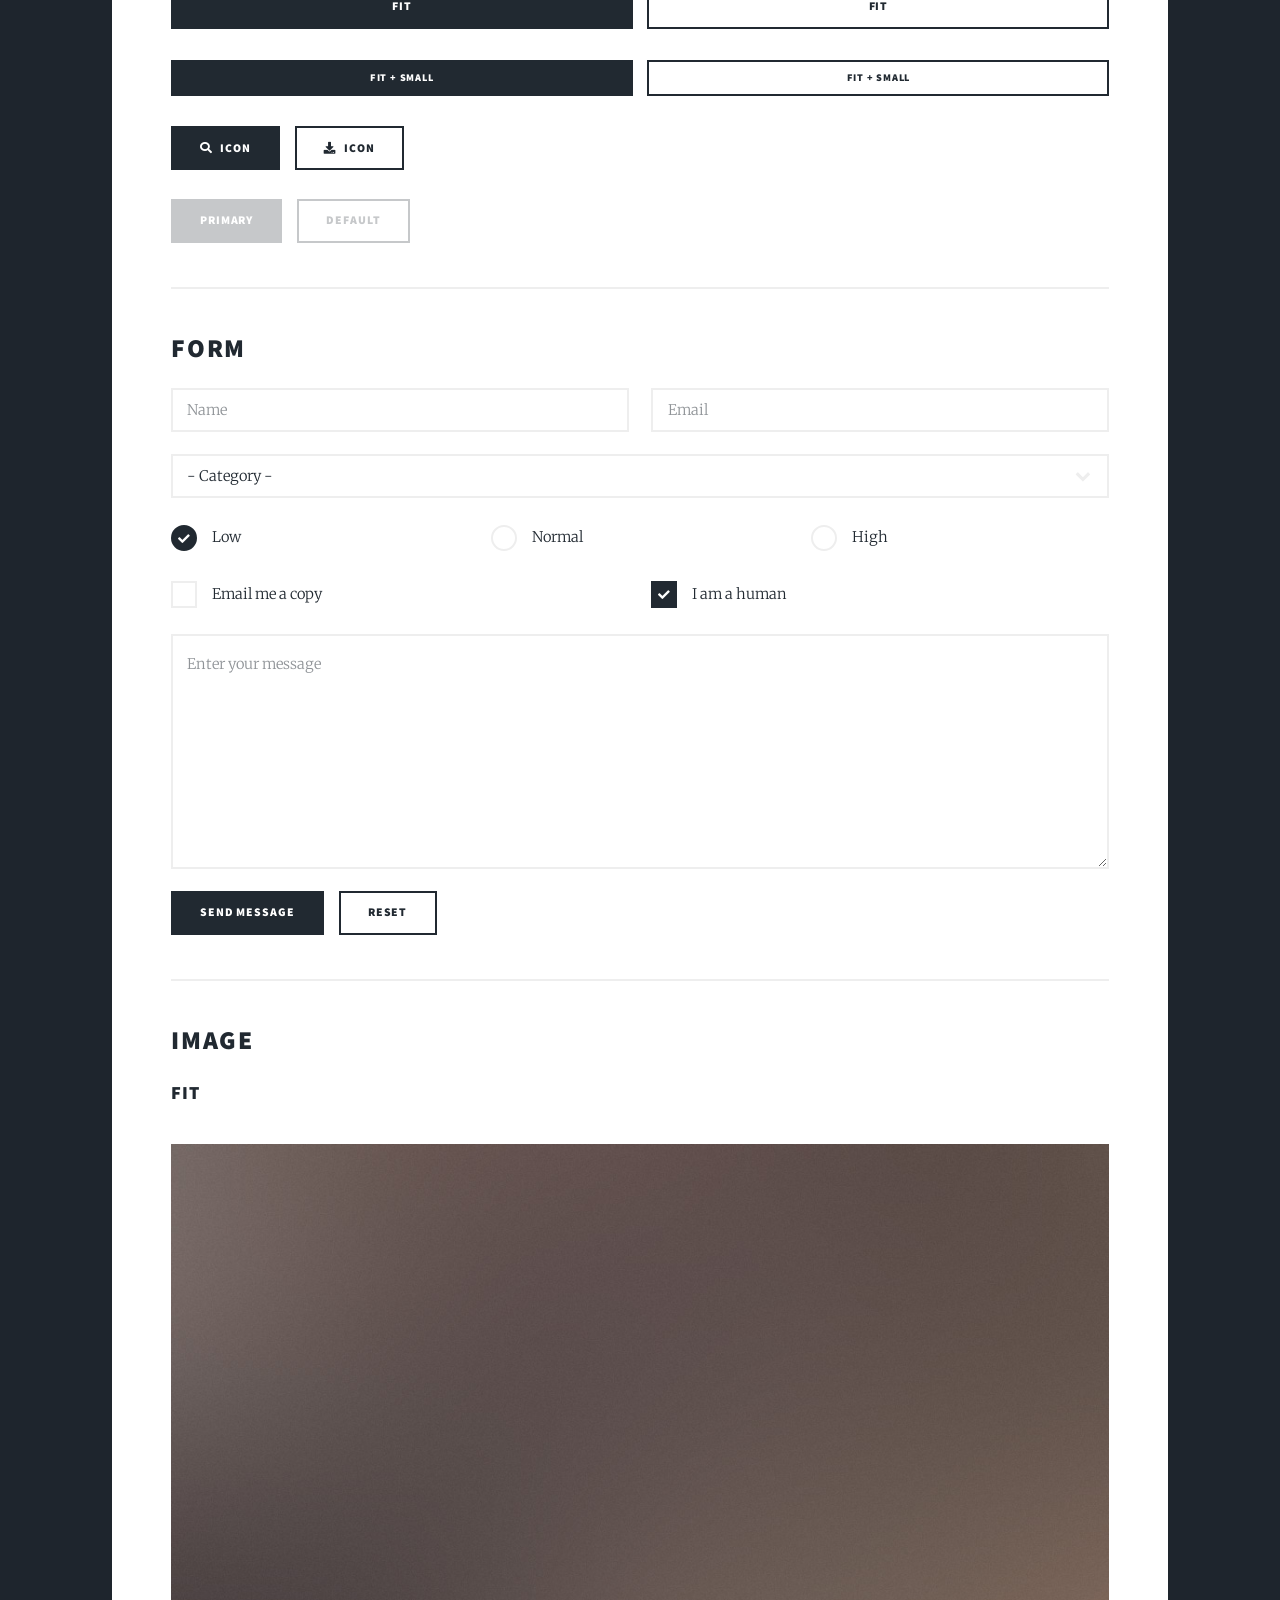
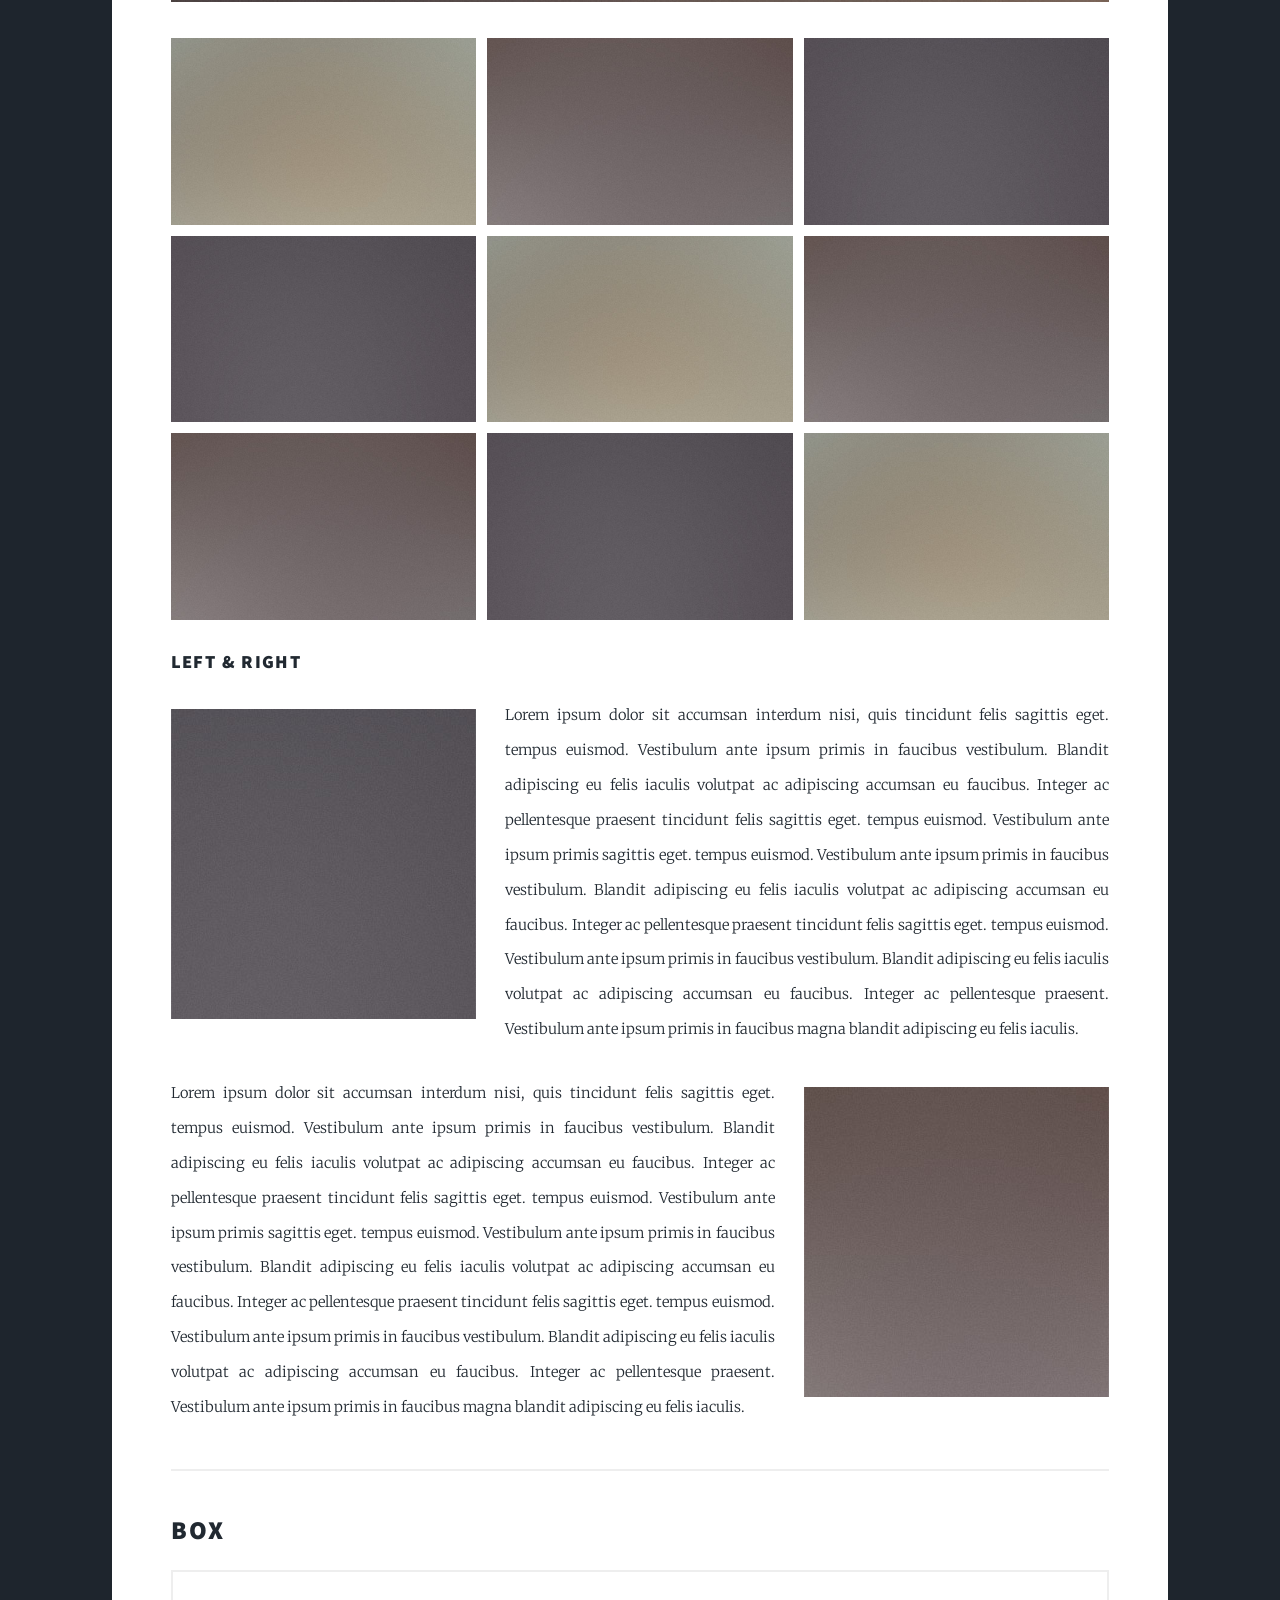
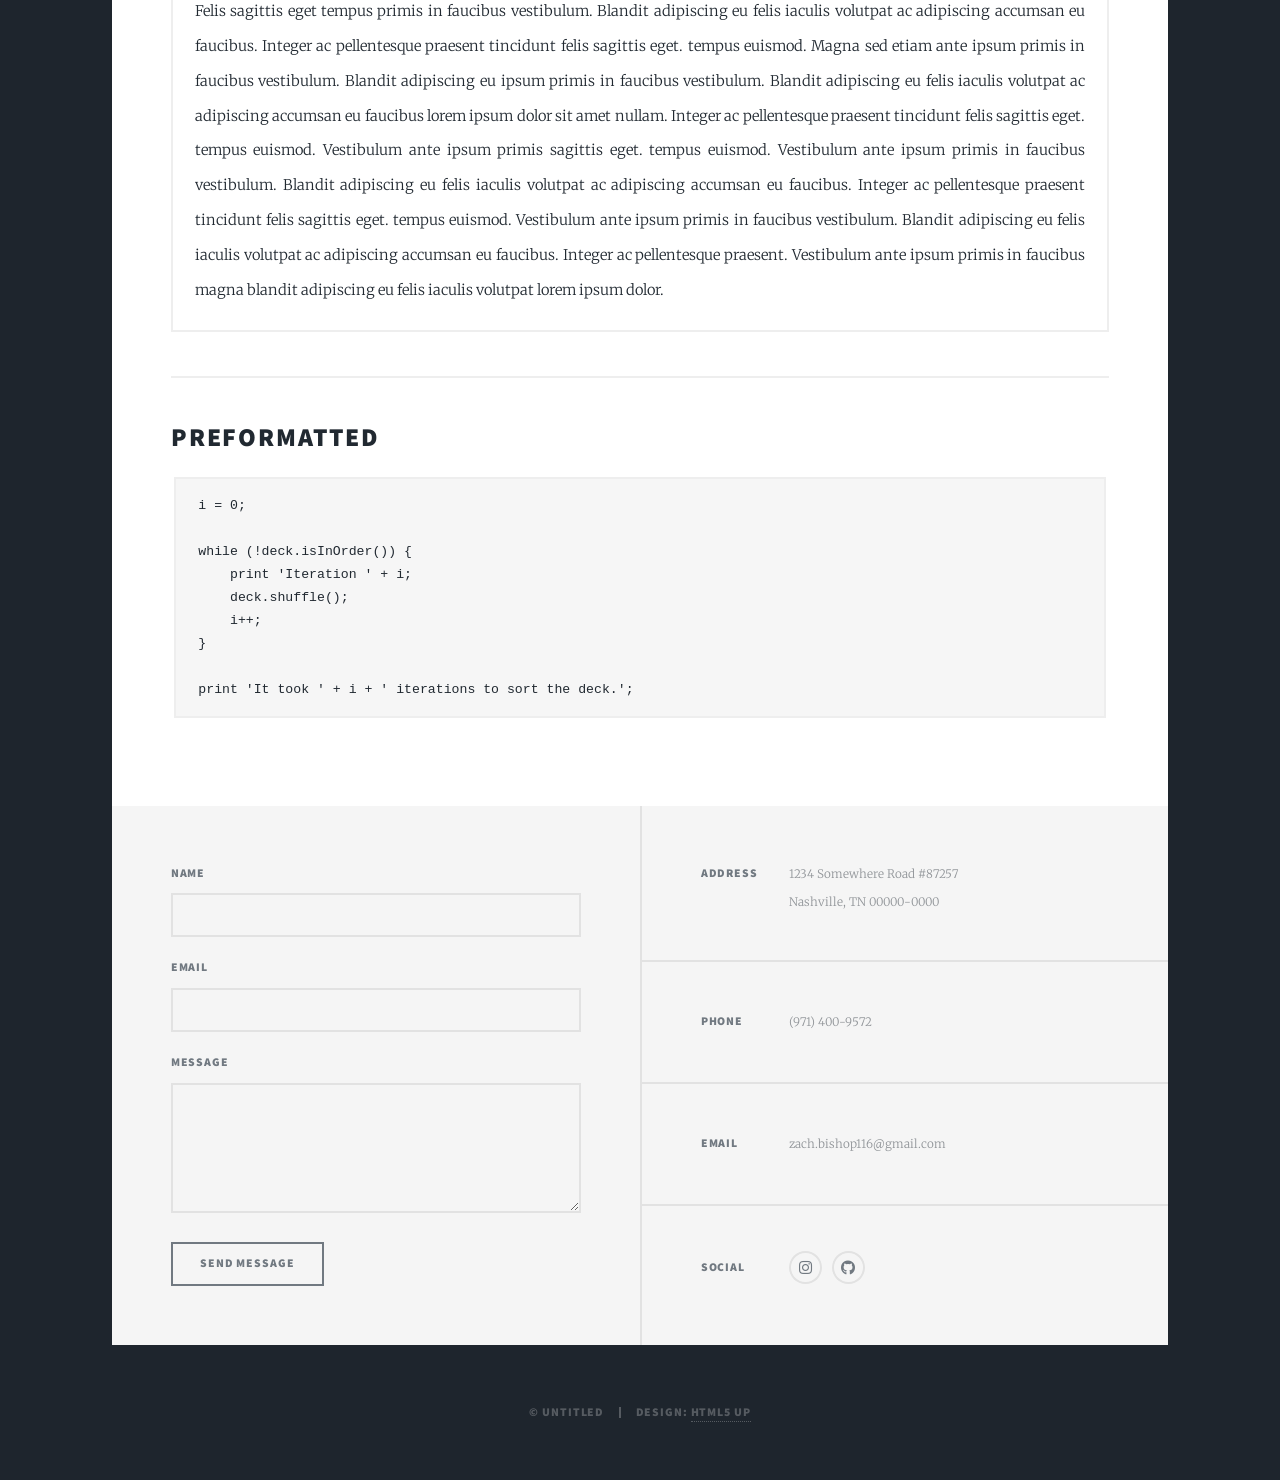
<file: site/elements.html>
<!DOCTYPE HTML>
<!--
	Massively by HTML5 UP
	html5up.net | @ajlkn
	Free for personal and commercial use under the CCA 3.0 license (html5up.net/license)
-->
<html>
	<head>
		<title>Elements Reference - Massively by HTML5 UP</title>
		<meta charset="utf-8" />
		<meta name="viewport" content="width=device-width, initial-scale=1, user-scalable=no" />
		<link rel="stylesheet" href="assets/css/main.css" />
		<noscript><link rel="stylesheet" href="assets/css/noscript.css" /></noscript>
	</head>
	<body class="is-preload">

		<!-- Wrapper -->
			<div id="wrapper">

				<!-- Header -->
					<header id="header">
						<a href="index.html" class="logo">Massively</a>
					</header>

				<!-- Nav -->
					<nav id="nav">
						<ul class="links">
							<li><a href="index.html">This is Massively</a></li>
							<li><a href="generic.html">Generic Page</a></li>
							<li class="active"><a href="elements.html">Elements Reference</a></li>
						</ul>
						<ul class="icons">
							<li><a href="#" class="icon brands fa-twitter"><span class="label">Twitter</span></a></li>
							<li><a href="#" class="icon brands fa-facebook-f"><span class="label">Facebook</span></a></li>
							<li><a href="#" class="icon brands fa-instagram"><span class="label">Instagram</span></a></li>
							<li><a href="#" class="icon brands fa-github"><span class="label">GitHub</span></a></li>
						</ul>
					</nav>

				<!-- Main -->
					<div id="main">

						<!-- Post -->
							<section class="post">
								<header class="major">
									<h1>Elements<br />
									Reference</h1>
								</header>

								<!-- Text stuff -->
									<h2>Text</h2>
									<p>This is <b>bold</b> and this is <strong>strong</strong>. This is <i>italic</i> and this is <em>emphasized</em>.
									This is <sup>superscript</sup> text and this is <sub>subscript</sub> text.
									This is <u>underlined</u> and this is code: <code>for (;;) { ... }</code>.
									Finally, this is a <a href="#">link</a>.</p>
									<hr />
									<h2>Heading Level 2</h2>
									<h3>Heading Level 3</h3>
									<h4>Heading Level 4</h4>
									<h5>Heading Level 5</h5>
									<h6>Heading Level 6</h6>
									<hr />
									<header>
										<h2>Heading with a Subtitle</h2>
										<p>Lorem ipsum dolor sit amet nullam id egestas urna aliquam</p>
									</header>
									<p>Nunc lacinia ante nunc ac lobortis. Interdum adipiscing gravida odio porttitor sem non mi integer non faucibus ornare mi ut ante amet placerat aliquet. Volutpat eu sed ante lacinia sapien lorem accumsan varius montes viverra nibh in adipiscing blandit tempus accumsan.</p>
									<header>
										<h3>Heading with a Subtitle</h3>
										<p>Lorem ipsum dolor sit amet nullam id egestas urna aliquam</p>
									</header>
									<p>Nunc lacinia ante nunc ac lobortis. Interdum adipiscing gravida odio porttitor sem non mi integer non faucibus ornare mi ut ante amet placerat aliquet. Volutpat eu sed ante lacinia sapien lorem accumsan varius montes viverra nibh in adipiscing blandit tempus accumsan.</p>
									<header>
										<h4>Heading with a Subtitle</h4>
										<p>Lorem ipsum dolor sit amet nullam id egestas urna aliquam</p>
									</header>
									<p>Nunc lacinia ante nunc ac lobortis. Interdum adipiscing gravida odio porttitor sem non mi integer non faucibus ornare mi ut ante amet placerat aliquet. Volutpat eu sed ante lacinia sapien lorem accumsan varius montes viverra nibh in adipiscing blandit tempus accumsan.</p>

									<hr />

								<!-- Lists -->
									<h2>Lists</h2>
									<div class="row">
										<div class="col-6 col-12-small">

											<h3>Unordered</h3>
											<ul>
												<li>Dolor pulvinar etiam.</li>
												<li>Sagittis lorem eleifend.</li>
												<li>Felis feugiat dolore viverra.</li>
												<li>Dolor pulvinar etiam.</li>
											</ul>

											<h3>Alternate</h3>
											<ul class="alt">
												<li>Dolor pulvinar etiam etiam.</li>
												<li>Sagittis adipiscing eleifend.</li>
												<li>Felis enim dolore viverra.</li>
												<li>Dolor pulvinar etiam etiam.</li>
											</ul>

										</div>
										<div class="col-6 col-12-small">

											<h3>Ordered</h3>
											<ol>
												<li>Dolor pulvinar etiam.</li>
												<li>Etiam vel felis at viverra.</li>
												<li>Felis enim feugiat magna.</li>
												<li>Etiam vel felis nullam.</li>
												<li>Felis enim et tempus.</li>
											</ol>

											<h3>Icons</h3>
											<ul class="icons">
												<li><a href="#" class="icon brands fa-twitter"><span class="label">Twitter</span></a></li>
												<li><a href="#" class="icon brands fa-facebook-f"><span class="label">Facebook</span></a></li>
												<li><a href="#" class="icon brands fa-instagram"><span class="label">Instagram</span></a></li>
												<li><a href="#" class="icon brands fa-github"><span class="label">Github</span></a></li>
												<li><a href="#" class="icon brands fa-dribbble"><span class="label">Dribbble</span></a></li>
											</ul>
											<ul class="icons alt">
												<li><a href="#" class="icon brands alt fa-twitter"><span class="label">Twitter</span></a></li>
												<li><a href="#" class="icon brands alt fa-facebook-f"><span class="label">Facebook</span></a></li>
												<li><a href="#" class="icon brands alt fa-instagram"><span class="label">Instagram</span></a></li>
												<li><a href="#" class="icon brands alt fa-github"><span class="label">Github</span></a></li>
												<li><a href="#" class="icon brands alt fa-dribbble"><span class="label">Dribbble</span></a></li>
											</ul>

										</div>
									</div>
									<h3>Definition</h3>
									<dl>
										<dt>Item 1</dt>
										<dd>
											<p>Lorem ipsum dolor vestibulum ante ipsum primis in faucibus vestibulum. Blandit adipiscing eu felis iaculis volutpat ac adipiscing accumsan eu faucibus. Integer ac pellentesque praesent.</p>
										</dd>
										<dt>Item 2</dt>
										<dd>
											<p>Lorem ipsum dolor vestibulum ante ipsum primis in faucibus vestibulum. Blandit adipiscing eu felis iaculis volutpat ac adipiscing accumsan eu faucibus. Integer ac pellentesque praesent.</p>
										</dd>
										<dt>Item 3</dt>
										<dd>
											<p>Lorem ipsum dolor vestibulum ante ipsum primis in faucibus vestibulum. Blandit adipiscing eu felis iaculis volutpat ac adipiscing accumsan eu faucibus. Integer ac pellentesque praesent.</p>
										</dd>
									</dl>

									<h3>Actions</h3>
									<ul class="actions">
										<li><a href="#" class="button primary">Primary</a></li>
										<li><a href="#" class="button">Default</a></li>
									</ul>
									<ul class="actions small">
										<li><a href="#" class="button primary small">Small</a></li>
										<li><a href="#" class="button small">Small</a></li>
									</ul>
									<div class="row">
										<div class="col-6 col-12-small">
											<ul class="actions stacked">
												<li><a href="#" class="button primary">Default</a></li>
												<li><a href="#" class="button">Default</a></li>
											</ul>
										</div>
										<div class="col-6 col-12-small">
											<ul class="actions stacked">
												<li><a href="#" class="button primary small">Small</a></li>
												<li><a href="#" class="button small">Small</a></li>
											</ul>
										</div>
									</div>
									<div class="row">
										<div class="col-6 col-12-small">
											<ul class="actions stacked">
												<li><a href="#" class="button primary fit">Default</a></li>
												<li><a href="#" class="button fit">Default</a></li>
											</ul>
										</div>
										<div class="col-6 col-12-small">
											<ul class="actions stacked">
												<li><a href="#" class="button primary small fit">Small</a></li>
												<li><a href="#" class="button small fit">Small</a></li>
											</ul>
										</div>
									</div>

									<hr />

								<!-- Blockquote -->
									<h2>Blockquote</h2>
									<blockquote>Fringilla nisl. Donec accumsan interdum nisi, quis tincidunt felis sagittis eget tempus euismod. Vestibulum ante ipsum primis in faucibus vestibulum. Blandit adipiscing eu felis iaculis volutpat ac adipiscing accumsan faucibus. Vestibulum ante ipsum primis in faucibus vestibulum. Blandit adipiscing eu felis.</blockquote>

									<hr />

								<!-- Table -->
									<h2>Table</h2>

									<h3>Default</h3>
									<div class="table-wrapper">
										<table>
											<thead>
												<tr>
													<th>Name</th>
													<th>Description</th>
													<th>Price</th>
												</tr>
											</thead>
											<tbody>
												<tr>
													<td>Item 1</td>
													<td>Ante turpis integer aliquet porttitor.</td>
													<td>29.99</td>
												</tr>
												<tr>
													<td>Item 2</td>
													<td>Vis ac commodo adipiscing arcu aliquet.</td>
													<td>19.99</td>
												</tr>
												<tr>
													<td>Item 3</td>
													<td> Morbi faucibus arcu accumsan lorem.</td>
													<td>29.99</td>
												</tr>
												<tr>
													<td>Item 4</td>
													<td>Vitae integer tempus condimentum.</td>
													<td>19.99</td>
												</tr>
												<tr>
													<td>Item 5</td>
													<td>Ante turpis integer aliquet porttitor.</td>
													<td>29.99</td>
												</tr>
											</tbody>
											<tfoot>
												<tr>
													<td colspan="2"></td>
													<td>100.00</td>
												</tr>
											</tfoot>
										</table>
									</div>

									<h3>Alternate</h3>
									<div class="table-wrapper">
										<table class="alt">
											<thead>
												<tr>
													<th>Name</th>
													<th>Description</th>
													<th>Price</th>
												</tr>
											</thead>
											<tbody>
												<tr>
													<td>Item 1</td>
													<td>Ante turpis integer aliquet porttitor.</td>
													<td>29.99</td>
												</tr>
												<tr>
													<td>Item 2</td>
													<td>Vis ac commodo adipiscing arcu aliquet.</td>
													<td>19.99</td>
												</tr>
												<tr>
													<td>Item 3</td>
													<td> Morbi faucibus arcu accumsan lorem.</td>
													<td>29.99</td>
												</tr>
												<tr>
													<td>Item 4</td>
													<td>Vitae integer tempus condimentum.</td>
													<td>19.99</td>
												</tr>
												<tr>
													<td>Item 5</td>
													<td>Ante turpis integer aliquet porttitor.</td>
													<td>29.99</td>
												</tr>
											</tbody>
											<tfoot>
												<tr>
													<td colspan="2"></td>
													<td>100.00</td>
												</tr>
											</tfoot>
										</table>
									</div>

									<hr />

								<!-- Buttons -->
									<h2>Buttons</h2>
									<ul class="actions">
										<li><a href="#" class="button primary">Primary</a></li>
										<li><a href="#" class="button">Default</a></li>
									</ul>
									<ul class="actions">
										<li><a href="#" class="button primary large">Large</a></li>
										<li><a href="#" class="button">Default</a></li>
										<li><a href="#" class="button small">Small</a></li>
									</ul>
									<ul class="actions fit">
										<li><a href="#" class="button primary fit">Fit</a></li>
										<li><a href="#" class="button fit">Fit</a></li>
									</ul>
									<ul class="actions fit small">
										<li><a href="#" class="button primary fit small">Fit + Small</a></li>
										<li><a href="#" class="button fit small">Fit + Small</a></li>
									</ul>
									<ul class="actions">
										<li><a href="#" class="button primary icon solid fa-search">Icon</a></li>
										<li><a href="#" class="button icon solid fa-download">Icon</a></li>
									</ul>
									<ul class="actions">
										<li><span class="button primary disabled">Primary</span></li>
										<li><span class="button disabled">Default</span></li>
									</ul>

									<hr />

								<!-- Form -->
									<h2>Form</h2>

									<form method="post" action="#">
										<div class="row gtr-uniform">
											<div class="col-6 col-12-xsmall">
												<input type="text" name="demo-name" id="demo-name" value="" placeholder="Name" />
											</div>
											<div class="col-6 col-12-xsmall">
												<input type="email" name="demo-email" id="demo-email" value="" placeholder="Email" />
											</div>
											<!-- Break -->
											<div class="col-12">
												<select name="demo-category" id="demo-category">
													<option value="">- Category -</option>
													<option value="1">Manufacturing</option>
													<option value="1">Shipping</option>
													<option value="1">Administration</option>
													<option value="1">Human Resources</option>
												</select>
											</div>
											<!-- Break -->
											<div class="col-4 col-12-small">
												<input type="radio" id="demo-priority-low" name="demo-priority" checked>
												<label for="demo-priority-low">Low</label>
											</div>
											<div class="col-4 col-12-small">
												<input type="radio" id="demo-priority-normal" name="demo-priority">
												<label for="demo-priority-normal">Normal</label>
											</div>
											<div class="col-4 col-12-small">
												<input type="radio" id="demo-priority-high" name="demo-priority">
												<label for="demo-priority-high">High</label>
											</div>
											<!-- Break -->
											<div class="col-6 col-12-small">
												<input type="checkbox" id="demo-copy" name="demo-copy">
												<label for="demo-copy">Email me a copy</label>
											</div>
											<div class="col-6 col-12-small">
												<input type="checkbox" id="demo-human" name="demo-human" checked>
												<label for="demo-human">I am a human</label>
											</div>
											<!-- Break -->
											<div class="col-12">
												<textarea name="demo-message" id="demo-message" placeholder="Enter your message" rows="6"></textarea>
											</div>
											<!-- Break -->
											<div class="col-12">
												<ul class="actions">
													<li><input type="submit" value="Send Message" class="primary" /></li>
													<li><input type="reset" value="Reset" /></li>
												</ul>
											</div>
										</div>
									</form>

									<hr />

								<!-- Image -->
									<h2>Image</h2>

									<h3>Fit</h3>
									<span class="image fit"><img src="images/pic01.jpg" alt="" /></span>
									<div class="box alt">
										<div class="row gtr-50 gtr-uniform">
											<div class="col-4"><span class="image fit"><img src="images/pic02.jpg" alt="" /></span></div>
											<div class="col-4"><span class="image fit"><img src="images/pic03.jpg" alt="" /></span></div>
											<div class="col-4"><span class="image fit"><img src="images/pic04.jpg" alt="" /></span></div>
											<!-- Break -->
											<div class="col-4"><span class="image fit"><img src="images/pic04.jpg" alt="" /></span></div>
											<div class="col-4"><span class="image fit"><img src="images/pic02.jpg" alt="" /></span></div>
											<div class="col-4"><span class="image fit"><img src="images/pic03.jpg" alt="" /></span></div>
											<!-- Break -->
											<div class="col-4"><span class="image fit"><img src="images/pic03.jpg" alt="" /></span></div>
											<div class="col-4"><span class="image fit"><img src="images/pic04.jpg" alt="" /></span></div>
											<div class="col-4"><span class="image fit"><img src="images/pic02.jpg" alt="" /></span></div>
										</div>
									</div>

									<h3>Left &amp; Right</h3>
									<p><span class="image left"><img src="images/pic08.jpg" alt="" /></span>Lorem ipsum dolor sit accumsan interdum nisi, quis tincidunt felis sagittis eget. tempus euismod. Vestibulum ante ipsum primis in faucibus vestibulum. Blandit adipiscing eu felis iaculis volutpat ac adipiscing accumsan eu faucibus. Integer ac pellentesque praesent tincidunt felis sagittis eget. tempus euismod. Vestibulum ante ipsum primis sagittis eget. tempus euismod. Vestibulum ante ipsum primis in faucibus vestibulum. Blandit adipiscing eu felis iaculis volutpat ac adipiscing accumsan eu faucibus. Integer ac pellentesque praesent tincidunt felis sagittis eget. tempus euismod. Vestibulum ante ipsum primis in faucibus vestibulum. Blandit adipiscing eu felis iaculis volutpat ac adipiscing accumsan eu faucibus. Integer ac pellentesque praesent. Vestibulum ante ipsum primis in faucibus magna blandit adipiscing eu felis iaculis.</p>
									<p><span class="image right"><img src="images/pic09.jpg" alt="" /></span>Lorem ipsum dolor sit accumsan interdum nisi, quis tincidunt felis sagittis eget. tempus euismod. Vestibulum ante ipsum primis in faucibus vestibulum. Blandit adipiscing eu felis iaculis volutpat ac adipiscing accumsan eu faucibus. Integer ac pellentesque praesent tincidunt felis sagittis eget. tempus euismod. Vestibulum ante ipsum primis sagittis eget. tempus euismod. Vestibulum ante ipsum primis in faucibus vestibulum. Blandit adipiscing eu felis iaculis volutpat ac adipiscing accumsan eu faucibus. Integer ac pellentesque praesent tincidunt felis sagittis eget. tempus euismod. Vestibulum ante ipsum primis in faucibus vestibulum. Blandit adipiscing eu felis iaculis volutpat ac adipiscing accumsan eu faucibus. Integer ac pellentesque praesent. Vestibulum ante ipsum primis in faucibus magna blandit adipiscing eu felis iaculis.</p>

									<hr />

								<!-- Box -->
									<h2>Box</h2>
									<div class="box">
										<p>Felis sagittis eget tempus primis in faucibus vestibulum. Blandit adipiscing eu felis iaculis volutpat ac adipiscing accumsan eu faucibus. Integer ac pellentesque praesent tincidunt felis sagittis eget. tempus euismod. Magna sed etiam ante ipsum primis in faucibus vestibulum. Blandit adipiscing eu ipsum primis in faucibus vestibulum. Blandit adipiscing eu felis iaculis volutpat ac adipiscing accumsan eu faucibus lorem ipsum dolor sit amet nullam. Integer ac pellentesque praesent tincidunt felis sagittis eget. tempus euismod. Vestibulum ante ipsum primis sagittis eget. tempus euismod. Vestibulum ante ipsum primis in faucibus vestibulum. Blandit adipiscing eu felis iaculis volutpat ac adipiscing accumsan eu faucibus. Integer ac pellentesque praesent tincidunt felis sagittis eget. tempus euismod. Vestibulum ante ipsum primis in faucibus vestibulum. Blandit adipiscing eu felis iaculis volutpat ac adipiscing accumsan eu faucibus. Integer ac pellentesque praesent. Vestibulum ante ipsum primis in faucibus magna blandit adipiscing eu felis iaculis volutpat lorem ipsum dolor.</p>
									</div>

									<hr />

								<!-- Preformatted Code -->
									<h2>Preformatted</h2>
									<pre><code>i = 0;

while (!deck.isInOrder()) {
    print 'Iteration ' + i;
    deck.shuffle();
    i++;
}

print 'It took ' + i + ' iterations to sort the deck.';
</code></pre>

							</section>

					</div>

				<!-- Footer -->
					<footer id="footer">
						<section>
							<form method="post" action="#">
								<div class="fields">
									<div class="field">
										<label for="name">Name</label>
										<input type="text" name="name" id="name" />
									</div>
									<div class="field">
										<label for="email">Email</label>
										<input type="text" name="email" id="email" />
									</div>
									<div class="field">
										<label for="message">Message</label>
										<textarea name="message" id="message" rows="3"></textarea>
									</div>
								</div>
								<ul class="actions">
									<li><input type="submit" value="Send Message" /></li>
								</ul>
							</form>
						</section>
						<section class="split contact">
							<section class="alt">
								<h3>Address</h3>
								<p>1234 Somewhere Road #87257<br />
								Nashville, TN 00000-0000</p>
							</section>
							<section>
								<h3>Phone</h3>
								<p>(971) 400-9572</a></p>
							</section>
							<section>
								<h3>Email</h3>
								<p>zach.bishop116@gmail.com</a></p>
							</section>
							<section>
								<h3>Social</h3>
								<ul class="icons alt">
									<li><a href="#" class="icon brands alt fa-instagram"><span class="label">Instagram</span></a></li>
									<li><a href="#" class="icon brands alt fa-github"><span class="label">GitHub</span></a></li>
								</ul>
							</section>
						</section>
					</footer>

				<!-- Copyright -->
					<div id="copyright">
						<ul><li>&copy; Untitled</li><li>Design: <a href="https://html5up.net">HTML5 UP</a></li></ul>
					</div>

			</div>

		<!-- Scripts -->
			<script src="assets/js/jquery.min.js"></script>
			<script src="assets/js/jquery.scrollex.min.js"></script>
			<script src="assets/js/jquery.scrolly.min.js"></script>
			<script src="assets/js/browser.min.js"></script>
			<script src="assets/js/breakpoints.min.js"></script>
			<script src="assets/js/util.js"></script>
			<script src="assets/js/main.js"></script>

	</body>
</html>
</file>
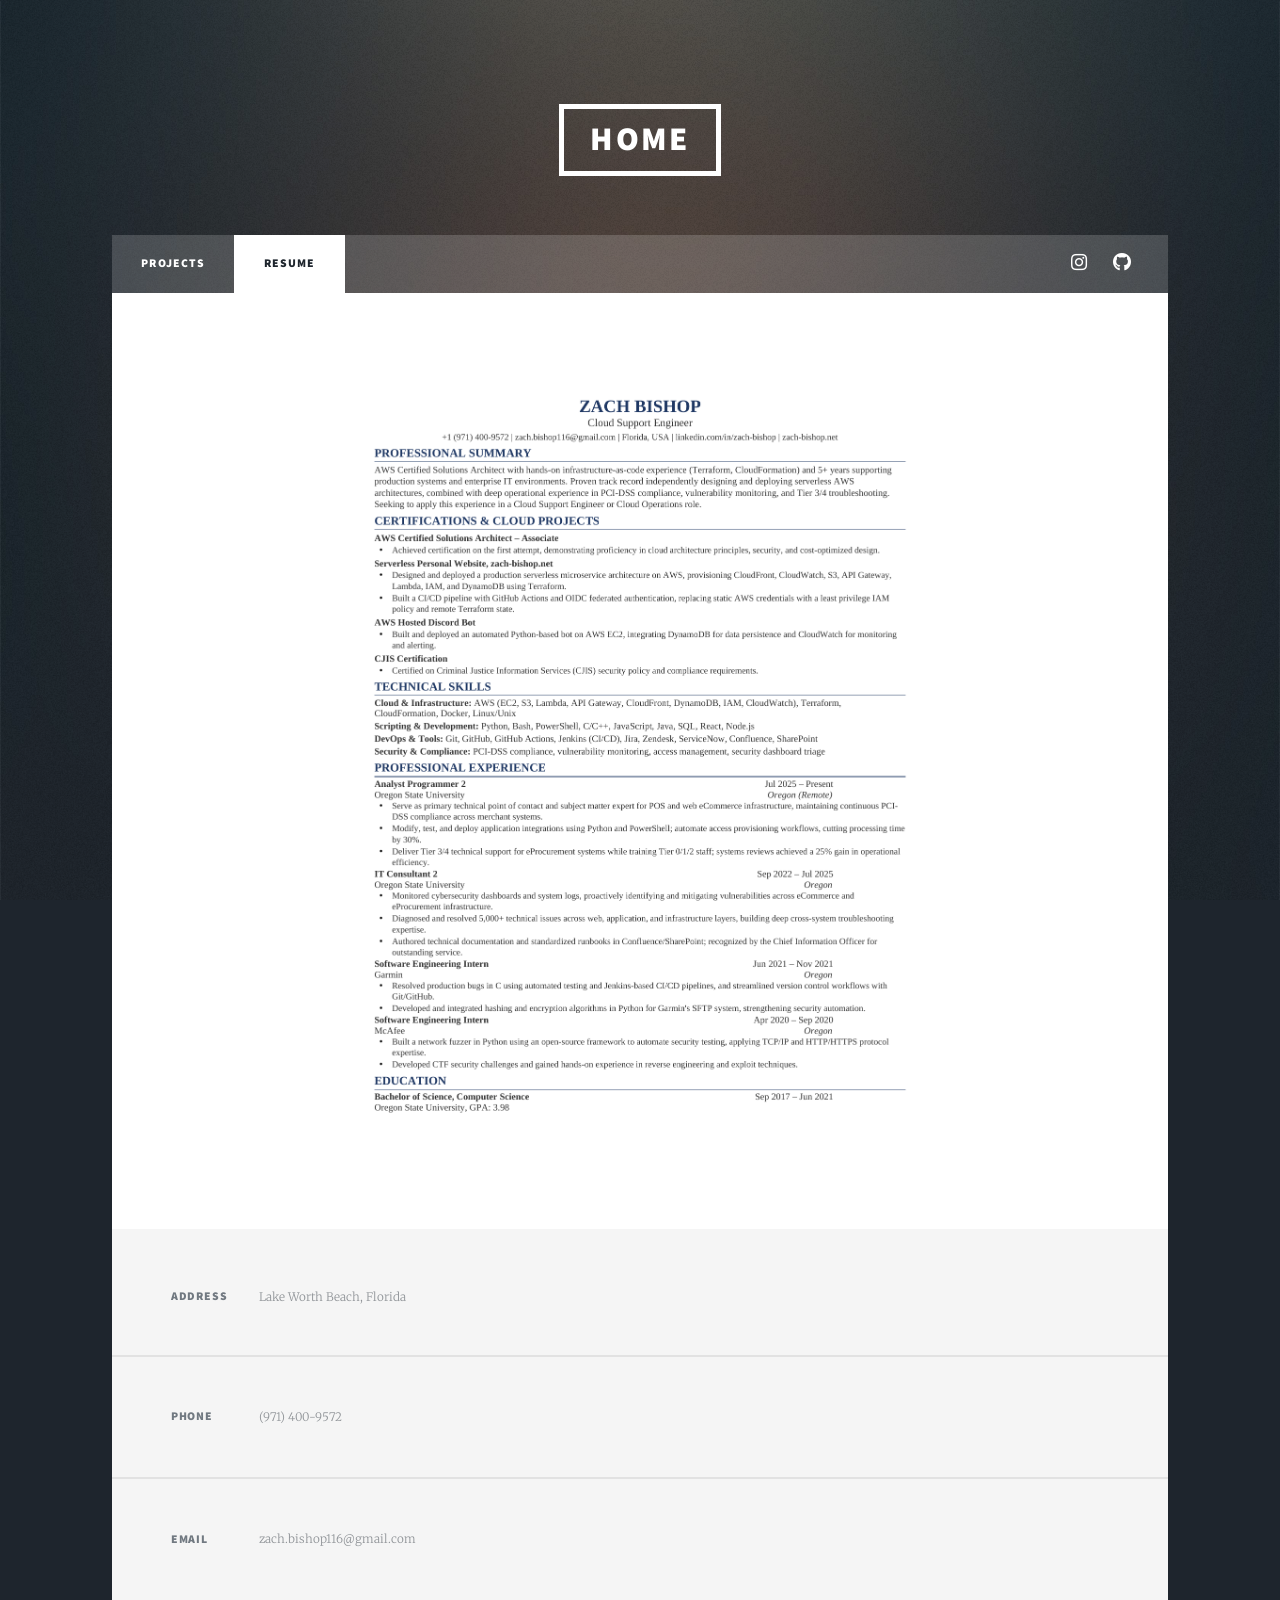
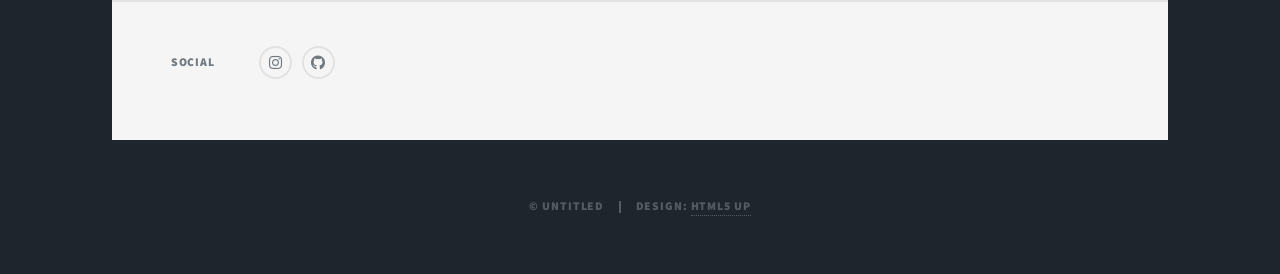
<file: site/resume.html>
<!DOCTYPE HTML>
<!--
	Massively by HTML5 UP
	html5up.net | @ajlkn
	Free for personal and commercial use under the CCA 3.0 license (html5up.net/license)
-->
<html>
	<head>
		<title>Zach's Site - Resume</title>
		<meta charset="utf-8" />
		<meta name="viewport" content="width=device-width, initial-scale=1, user-scalable=no" />
		<link rel="stylesheet" href="assets/css/main.css" />
		<noscript><link rel="stylesheet" href="assets/css/noscript.css" /></noscript>
	</head>
	<body class="is-preload">

		<!-- Wrapper -->
			<div id="wrapper">

				<!-- Header -->
					<header id="header">
						<a href="index.html" class="logo">Home</a>
					</header>

				<!-- Nav -->
					<nav id="nav">
						<ul class="links">
							<li><a href="index.html">Projects</a></li>
							<li class="active"><a href="resume.html">Resume</a></li>
						</ul>
						<ul class="icons">
							<li><a href="https://www.instagram.com/zach_the_bish/" class="icon brands fa-instagram"><span class="label">Instagram</span></a></li>
							<li><a href="https://github.com/Zach116" class="icon brands fa-github"><span class="label">GitHub</span></a></li>
						</ul>
					</nav>

				<!-- Main -->
					<div id="main">

						<!-- Post -->
							<section class="post">
								<div style="text-align: center;"><img src="images/resume.png" width="600" alt="Picture of my resume" /></div>

							</section>

					</div>

				<!-- Footer -->
					<footer id="footer">
						<section class="split contact">
							<section class="alt">
								<h3>Address</h3>
								<p>Lake Worth Beach, Florida</p>
							</section>
							<section>
								<h3>Phone</h3>
								<p>(971) 400-9572</a></p>
							</section>
							<section>
								<h3>Email</h3>
								<p>zach.bishop116@gmail.com</a></p>
							</section>
							<section>
								<h3>Social</h3>
								<ul class="icons alt">
									<li><a href="https://www.instagram.com/zach_the_bish/" class="icon brands alt fa-instagram"><span class="label">Instagram</span></a></li>
									<li><a href="https://github.com/Zach116" class="icon brands alt fa-github"><span class="label">GitHub</span></a></li>
								</ul>
							</section>
						</section>
					</footer>

				<!-- Copyright -->
					<div id="copyright">
						<ul><li>&copy; Untitled</li><li>Design: <a href="https://html5up.net">HTML5 UP</a></li></ul>
					</div>

			</div>

		<!-- Scripts -->
			<script src="assets/js/jquery.min.js"></script>
			<script src="assets/js/jquery.scrollex.min.js"></script>
			<script src="assets/js/jquery.scrolly.min.js"></script>
			<script src="assets/js/browser.min.js"></script>
			<script src="assets/js/breakpoints.min.js"></script>
			<script src="assets/js/util.js"></script>
			<script src="assets/js/main.js"></script>

	</body>
</html>
</file>
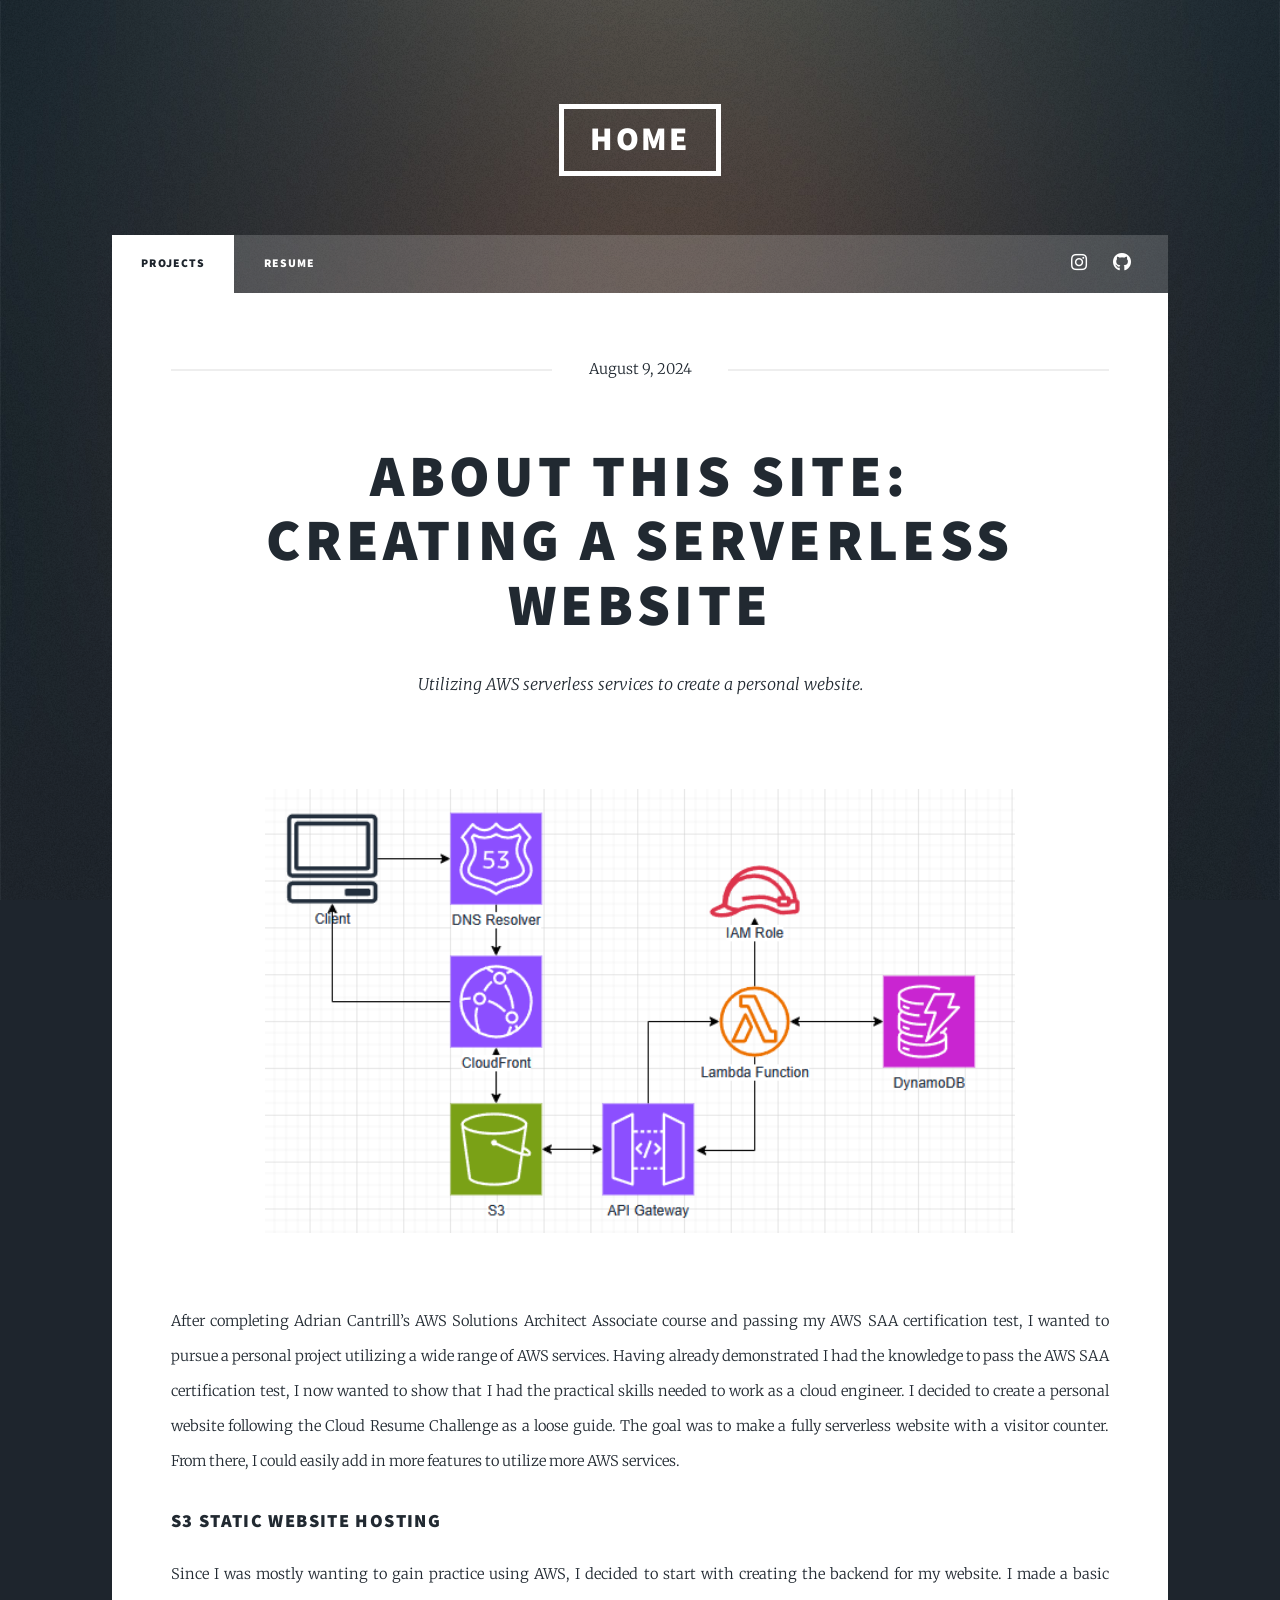
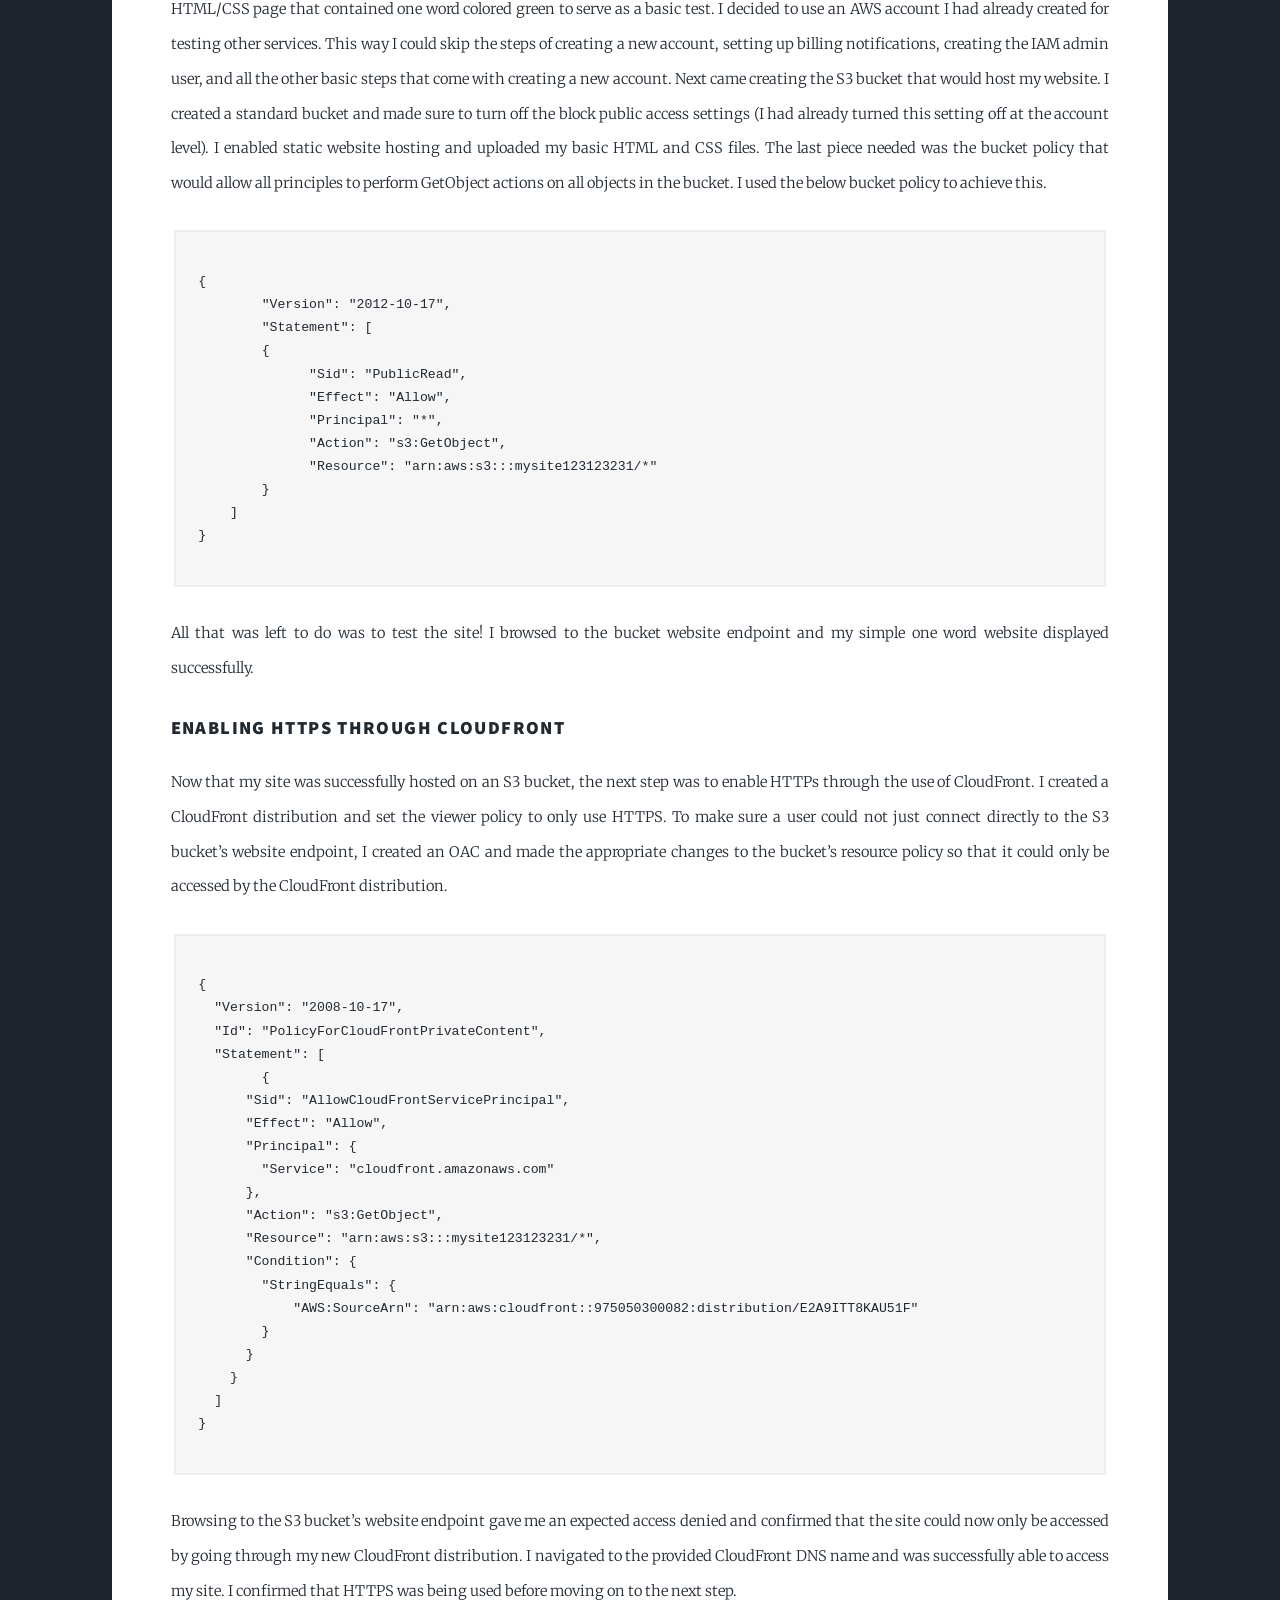
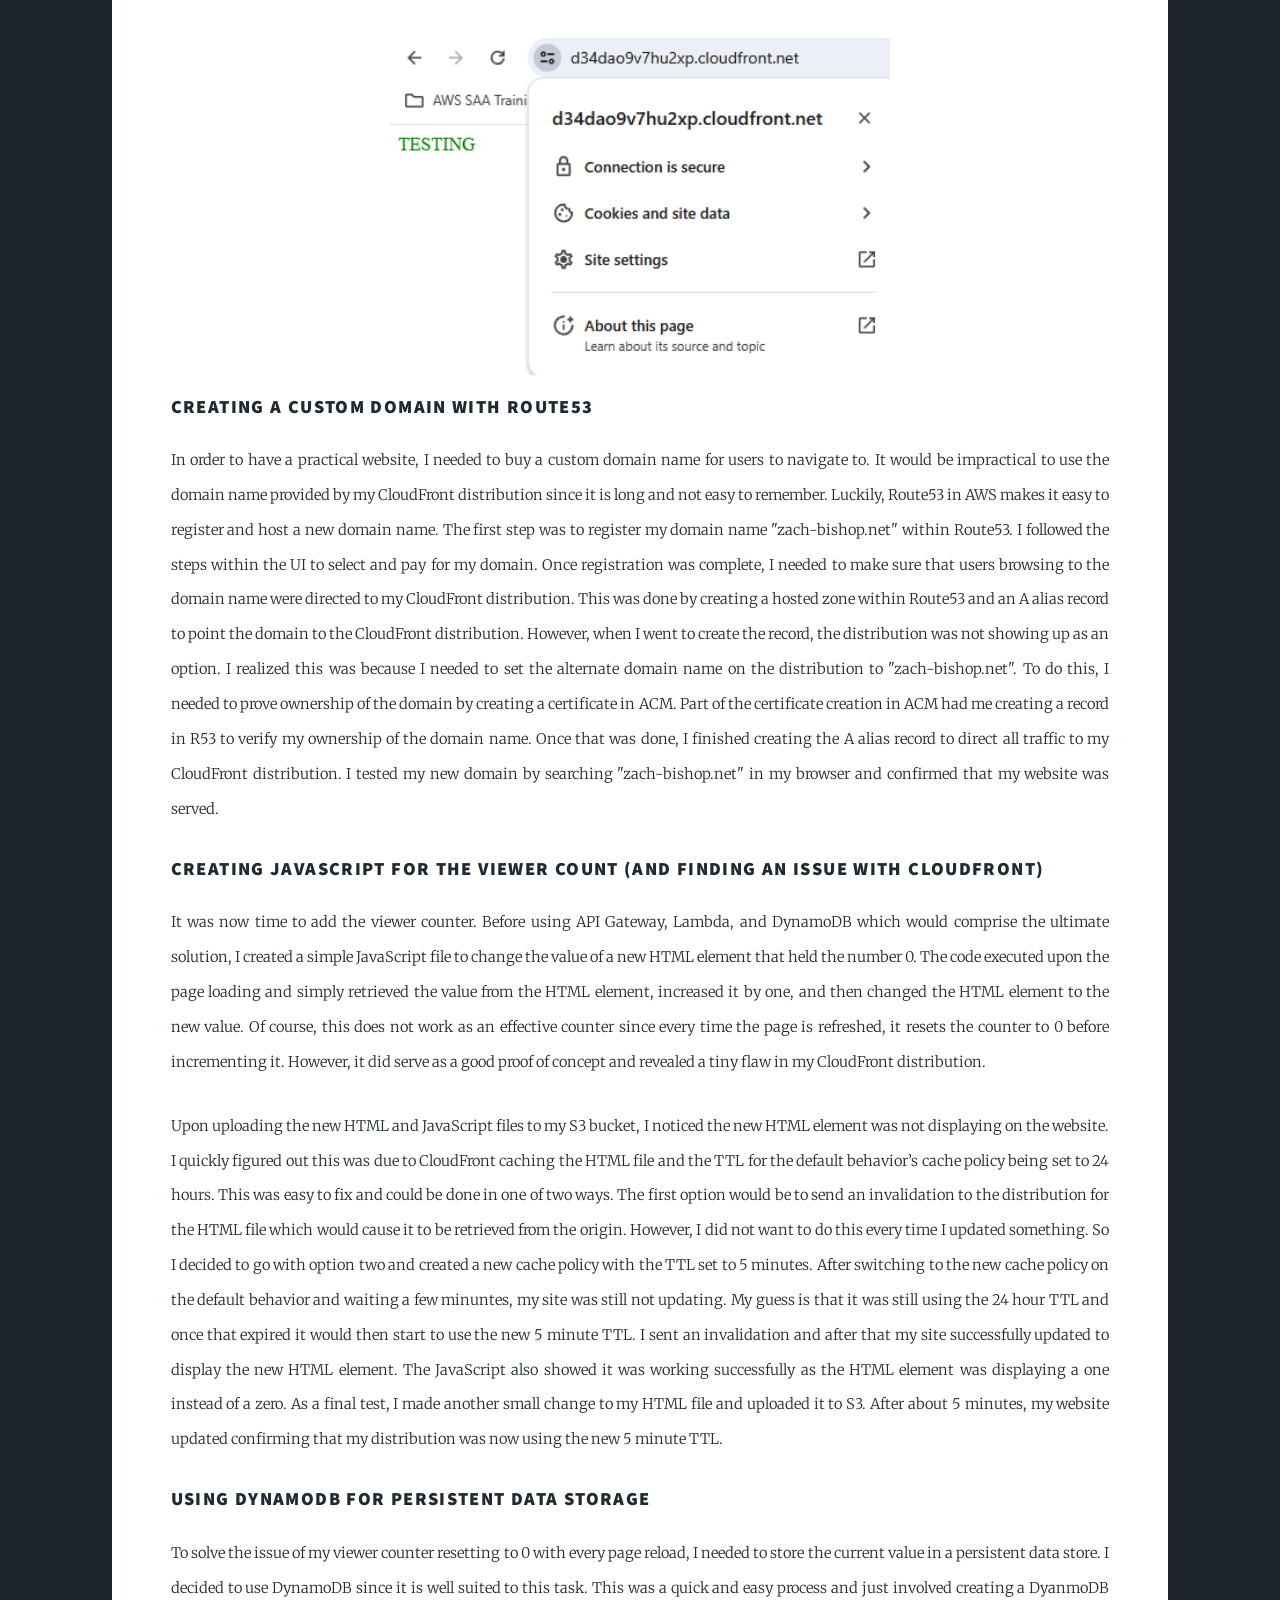
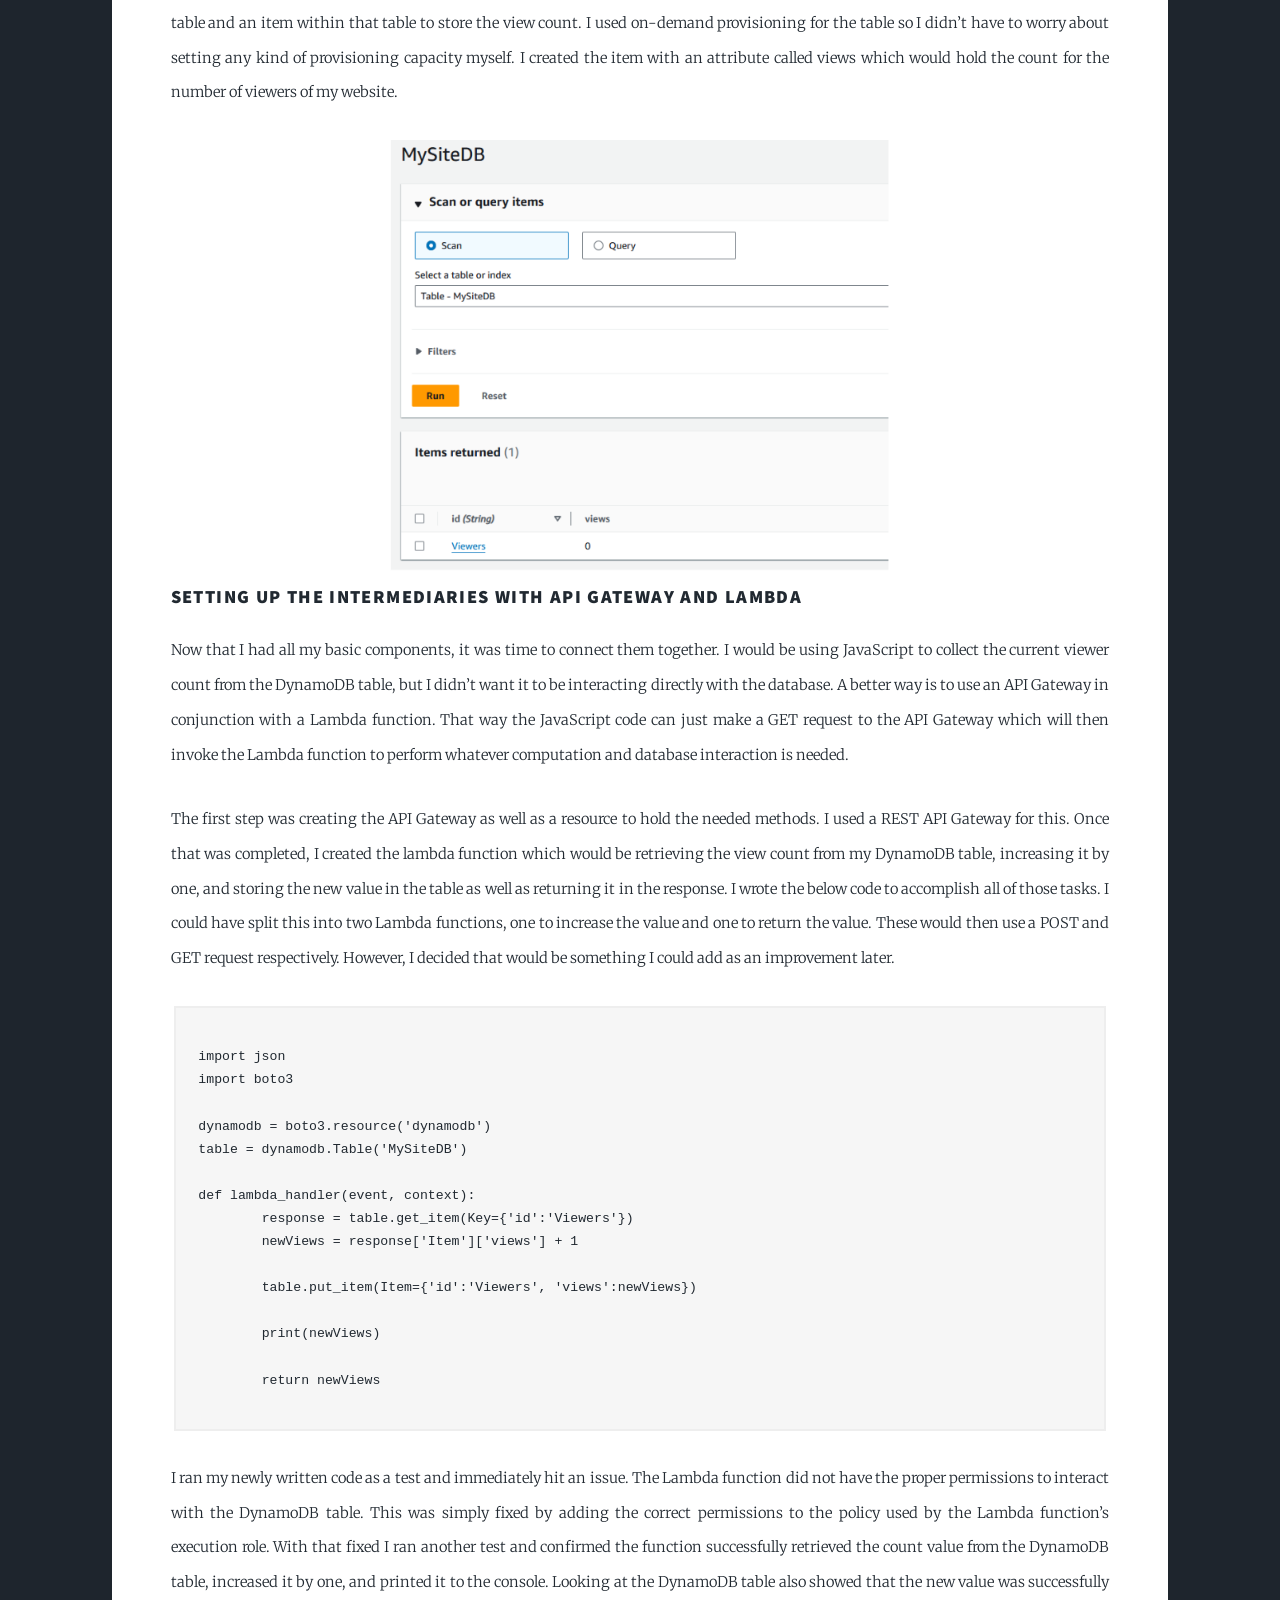
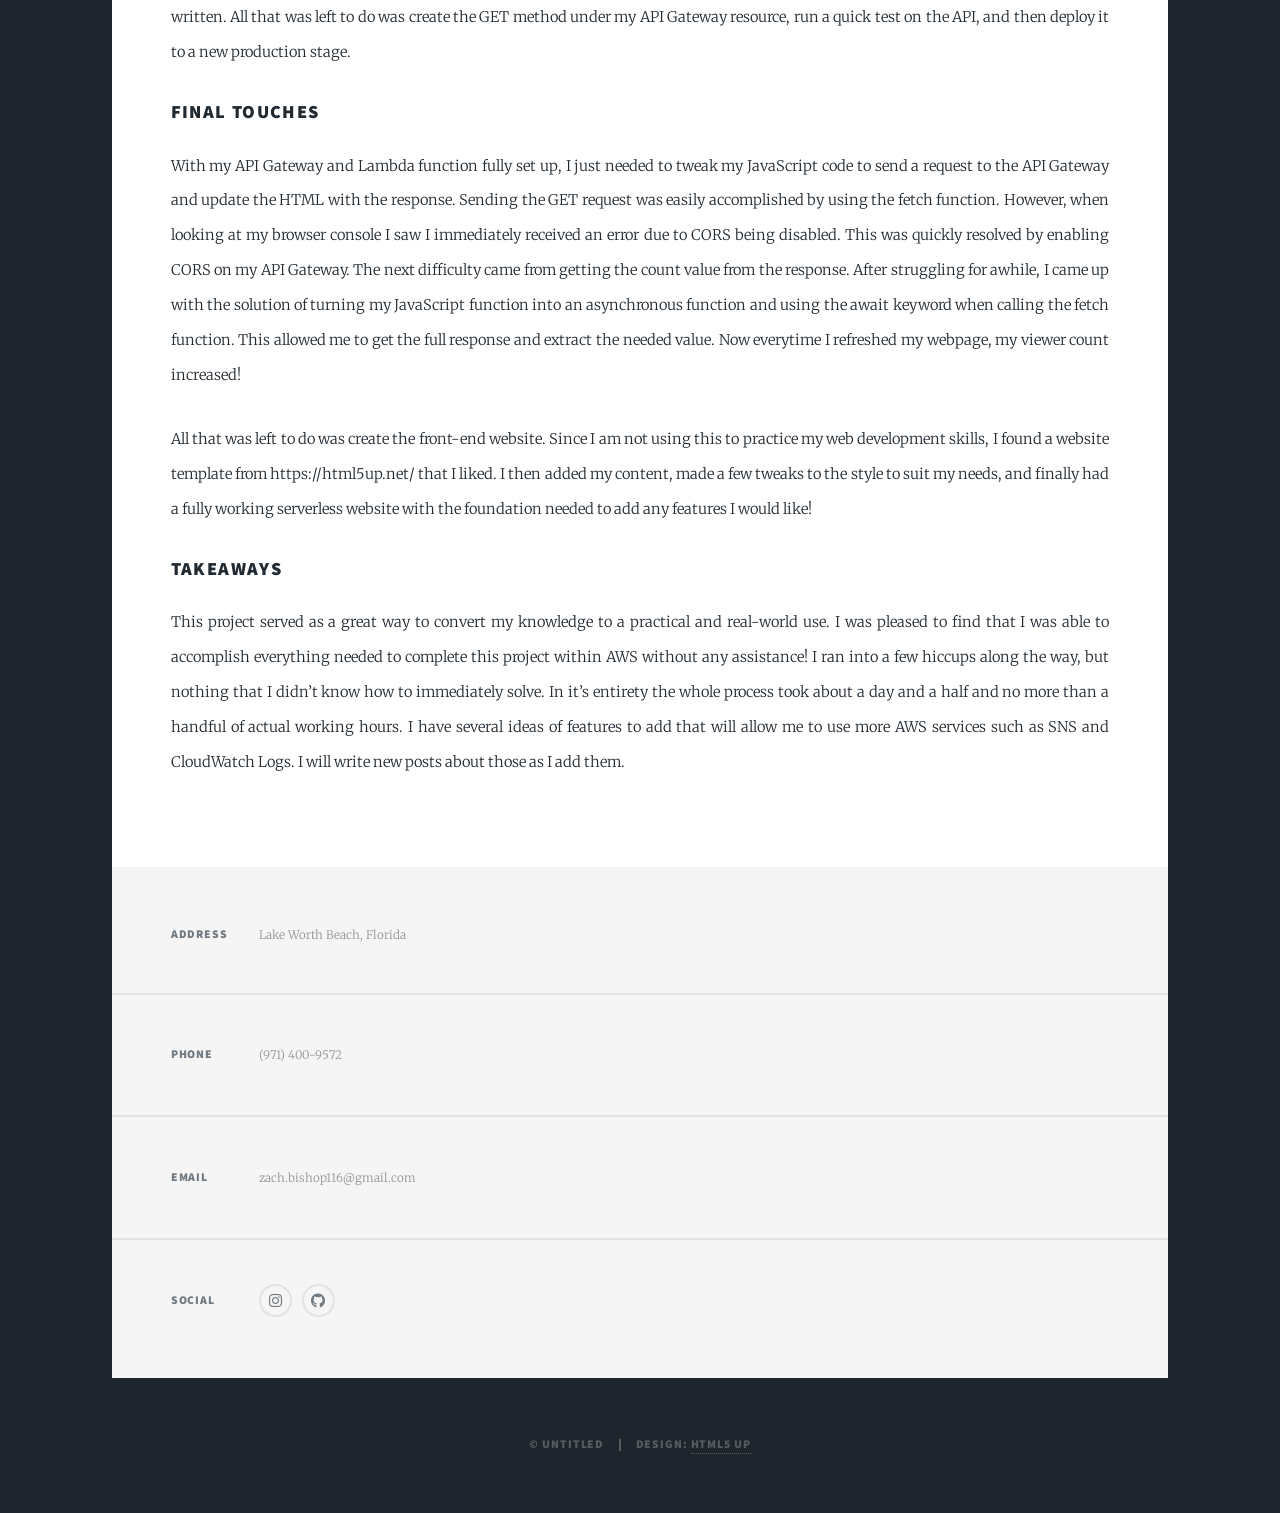
<file: site/serverless_website_post.html>
<!DOCTYPE HTML>
<!--
	Massively by HTML5 UP
	html5up.net | @ajlkn
	Free for personal and commercial use under the CCA 3.0 license (html5up.net/license)
-->
<html>
	<head>
		<title>Zach's Site - Serverless Website</title>
		<meta charset="utf-8" />
		<meta name="viewport" content="width=device-width, initial-scale=1, user-scalable=no" />
		<link rel="stylesheet" href="assets/css/main.css" />
		<noscript><link rel="stylesheet" href="assets/css/noscript.css" /></noscript>
	</head>
	<body class="is-preload">

		<!-- Wrapper -->
			<div id="wrapper">

				<!-- Header -->
					<header id="header">
						<a href="index.html" class="logo">Home</a>
					</header>

				<!-- Nav -->
					<nav id="nav">
						<ul class="links">
							<li class="active"><a href="index.html">Projects</a></li>
							<li><a href="resume.html">Resume</a></li>
						</ul>
						<ul class="icons">
							<li><a href="https://www.instagram.com/zach_the_bish/" class="icon brands fa-instagram"><span class="label">Instagram</span></a></li>
							<li><a href="https://github.com/Zach116" class="icon brands fa-github"><span class="label">GitHub</span></a></li>
						</ul>
					</nav>

				<!-- Main -->
					<div id="main">

						<!-- Post -->
							<section class="post">
								<header class="major">
									<span class="date">August 9, 2024</span>
									<h1>About this site:<br />
									Creating a serverless website</h1>
									<p>Utilizing AWS serverless services to create a personal website.</p>
									<div class="image main" id="image"><img src="images/serverless_diagram.png" alt="" /></div>
								</header>


								<p>After completing Adrian Cantrill’s AWS Solutions Architect Associate course and passing my AWS SAA certification test, I wanted to pursue a personal project utilizing a wide range of AWS services. Having already demonstrated I had the knowledge to pass the AWS SAA certification test, I now wanted to show that I had the practical skills needed to work as a cloud engineer. I decided to create a personal website following the Cloud Resume Challenge as a loose guide. The goal was to make a fully serverless website with a visitor counter. From there, I could easily add in more features to utilize more AWS services.</p>

								<h3>S3 Static Website Hosting</h3>
								<p>Since I was mostly wanting to gain practice using AWS, I decided to start with creating the backend for my website. I made a basic HTML/CSS page that contained one word colored green to serve as a basic test. I decided to use an AWS account I had already created for testing other services. This way I could skip the steps of creating a new account, setting up billing notifications, creating the IAM admin user, and all the other basic steps that come with creating a new account. Next came creating the S3 bucket that would host my website. I created a standard bucket and made sure to turn off the block public access settings (I had already turned this setting off at the account level). I enabled static website hosting and uploaded my basic HTML and CSS files. The last piece needed was the bucket policy that would allow all principles to perform GetObject actions on all objects in the bucket. I used the below bucket policy to achieve this.</p>
								<pre><code>
{
	"Version": "2012-10-17",
  	"Statement": [
    	{
	      "Sid": "PublicRead",
	      "Effect": "Allow",
	      "Principal": "*",
	      "Action": "s3:GetObject",
	      "Resource": "arn:aws:s3:::mysite123123231/*"
    	}
    ]
}
								</code></pre>
								<p>All that was left to do was to test the site! I browsed to the bucket website endpoint and my simple one word website displayed successfully.</p>

								<h3>Enabling HTTPS through CloudFront</h3>
								<p>Now that my site was successfully hosted on an S3 bucket, the next step was to enable HTTPs through the use of CloudFront. I created a CloudFront distribution and set the viewer policy to only use HTTPS. To make sure a user could not just connect directly to the S3 bucket’s website endpoint, I created an OAC and made the appropriate changes to the bucket’s resource policy so that it could only be accessed by the CloudFront distribution.</p>
								<pre><code>
{
  "Version": "2008-10-17",
  "Id": "PolicyForCloudFrontPrivateContent",
  "Statement": [
  	{
      "Sid": "AllowCloudFrontServicePrincipal",
      "Effect": "Allow",
      "Principal": {
        "Service": "cloudfront.amazonaws.com"
      },
      "Action": "s3:GetObject",
      "Resource": "arn:aws:s3:::mysite123123231/*",
      "Condition": {
        "StringEquals": {
            "AWS:SourceArn": "arn:aws:cloudfront::975050300082:distribution/E2A9ITT8KAU51F"
        }
      }
    }
  ]
}
								</code></pre>
								<p>Browsing to the S3 bucket’s website endpoint gave me an expected access denied and confirmed that the site could now only be accessed by going through my new CloudFront distribution. I navigated to the provided CloudFront DNS name and was successfully able to access my site. I confirmed that HTTPS was being used before moving on to the next step.</p>
								<div style="text-align: center;"><img width="500" src="images/https_success.png" alt="A picture of the connection secured message in my browser" /></div>

								<h3>Creating a Custom Domain with Route53</h3>
								<p>In order to have a practical website, I needed to buy a custom domain name for users to navigate to. It would be impractical to use the domain name provided by my CloudFront distribution since it is long and not easy to remember. Luckily, Route53 in AWS makes it easy to register and host a new domain name. The first step was to register my domain name "zach-bishop.net" within Route53. I followed the steps within the UI to select and pay for my domain. Once registration was complete, I needed to make sure that users browsing to the domain name were directed to my CloudFront distribution. This was done by creating a hosted zone within Route53 and an A alias record to point the domain to the CloudFront distribution. However, when I went to create the record, the distribution was not showing up as an option. I realized this was because I needed to set the alternate domain name on the distribution to "zach-bishop.net". To do this, I needed to prove ownership of the domain by creating a certificate in ACM. Part of the certificate creation in ACM had me creating a record in R53 to verify my ownership of the domain name. Once that was done, I finished creating the A alias record to direct all traffic to my CloudFront distribution. I tested my new domain by searching "zach-bishop.net" in my browser and confirmed that my website was served.</p>

								<h3>Creating JavaScript for the Viewer Count (and finding an issue with CloudFront)</h3>
								<p>It was now time to add the viewer counter. Before using API Gateway, Lambda, and DynamoDB which would comprise the ultimate solution, I created a simple JavaScript file to change the value of a new HTML element that held the number 0. The code executed upon the page loading and simply retrieved the value from the HTML element, increased it by one, and then changed the HTML element to the new value. Of course, this does not work as an effective counter since every time the page is refreshed, it resets the counter to 0 before incrementing it. However, it did serve as a good proof of concept and revealed a tiny flaw in my CloudFront distribution.</p>
								<p>Upon uploading the new HTML and JavaScript files to my S3 bucket, I noticed the new HTML element was not displaying on the website. I quickly figured out this was due to CloudFront caching the HTML file and the TTL for the default behavior’s cache policy being set to 24 hours. This was easy to fix and could be done in one of two ways. The first option would be to send an invalidation to the distribution for the HTML file which would cause it to be retrieved from the origin. However, I did not want to do this every time I updated something. So I decided to go with option two and created a new cache policy with the TTL set to 5 minutes. After switching to the new cache policy on the default behavior and waiting a few minuntes, my site was still not updating. My guess is that it was still using the 24 hour TTL and once that expired it would then start to use the new 5 minute TTL. I sent an invalidation and after that my site successfully updated to display the new HTML element. The JavaScript also showed it was working successfully as the HTML element was displaying a one instead of a zero. As a final test, I made another small change to my HTML file and uploaded it to S3. After about 5 minutes, my website updated confirming that my distribution was now using the new 5 minute TTL.</p>

								<h3>Using DynamoDB for Persistent Data Storage</h3>
								<p>To solve the issue of my viewer counter resetting to 0 with every page reload, I needed to store the current value in a persistent data store. I decided to use DynamoDB since it is well suited to this task. This was a quick and easy process and just involved creating a DyanmoDB table and an item within that table to store the view count. I used on-demand provisioning for the table so I didn’t have to worry about setting any kind of provisioning capacity myself. I created the item with an attribute called views which would hold the count for the number of viewers of my website.</p>
								<div style="text-align: center;"><img width="500" src="images/site_db.png" alt="A picture of my DynamoDB table with the single item" /></div>

								<h3>Setting up the intermediaries with API Gateway and Lambda</h3>
								<p>Now that I had all my basic components, it was time to connect them together. I would be using JavaScript to collect the current viewer count from the DynamoDB table, but I didn’t want it to be interacting directly with the database. A better way is to use an API Gateway in conjunction with a Lambda function. That way the JavaScript code can just make a GET request to the API Gateway which will then invoke the Lambda function to perform whatever computation and database interaction is needed.</p>
								<p>The first step was creating the API Gateway as well as a resource to hold the needed methods. I used a REST API Gateway for this. Once that was completed, I created the lambda function which would be retrieving the view count from my DynamoDB table, increasing it by one, and storing the new value in the table as well as returning it in the response. I wrote the below code to accomplish all of those tasks. I could have split this into two Lambda functions, one to increase the value and one to return the value. These would then use a POST and GET request respectively. However, I decided that would be something I could add as an improvement later.</p>
								<pre><code>
import json
import boto3

dynamodb = boto3.resource('dynamodb')
table = dynamodb.Table('MySiteDB')

def lambda_handler(event, context):
	response = table.get_item(Key={'id':'Viewers'})
	newViews = response['Item']['views'] + 1

	table.put_item(Item={'id':'Viewers', 'views':newViews})

	print(newViews)

	return newViews
								</code></pre>
								<p>I ran my newly written code as a test and immediately hit an issue. The Lambda function did not have the proper permissions to interact with the DynamoDB table. This was simply fixed by adding the correct permissions to the policy used by the Lambda function’s execution role. With that fixed I ran another test and confirmed the function successfully retrieved the count value from the DynamoDB table, increased it by one, and printed it to the console. Looking at the DynamoDB table also showed that the new value was successfully written. All that was left to do was create the GET method under my API Gateway resource, run a quick test on the API, and then deploy it to a new production stage.</p>

								<h3>Final Touches</h3>
								<p>With my API Gateway and Lambda function fully set up, I just needed to tweak my JavaScript code to send a request to the API Gateway and update the HTML with the response. Sending the GET request was easily accomplished by using the fetch function. However, when looking at my browser console I saw I immediately received an error due to CORS being disabled. This was quickly resolved by enabling CORS on my API Gateway. The next difficulty came from getting the count value from the response. After struggling for awhile, I came up with the solution of turning my JavaScript function into an asynchronous function and using the await keyword when calling the fetch function. This allowed me to get the full response and extract the needed value. Now everytime I refreshed my webpage, my viewer count increased!</p>
								<p>All that was left to do was create the front-end website. Since I am not using this to practice my web development skills, I found a website template from https://html5up.net/ that I liked. I then added my content, made a few tweaks to the style to suit my needs, and finally had a fully working serverless website with the foundation needed to add any features I would like!</p>

								<h3>Takeaways</h3>
								<p>This project served as a great way to convert my knowledge to a practical and real-world use. I was pleased to find that I was able to accomplish everything needed to complete this project within AWS without any assistance! I ran into a few hiccups along the way, but nothing that I didn’t know how to immediately solve. In it’s entirety the whole process took about a day and a half and no more than a handful of actual working hours. I have several ideas of features to add that will allow me to use more AWS services such as SNS and CloudWatch Logs. I will write new posts about those as I add them.</p>
							</section>

					</div>

				<!-- Footer -->
					<footer id="footer">
						<section class="split contact">
							<section class="alt">
								<h3>Address</h3>
								<p>Lake Worth Beach, Florida</p>
							</section>
							<section>
								<h3>Phone</h3>
								<p>(971) 400-9572</a></p>
							</section>
							<section>
								<h3>Email</h3>
								<p>zach.bishop116@gmail.com</a></p>
							</section>
							<section>
								<h3>Social</h3>
								<ul class="icons alt">
									<li><a href="https://www.instagram.com/zach_the_bish/" class="icon brands alt fa-instagram"><span class="label">Instagram</span></a></li>
									<li><a href="https://github.com/Zach116" class="icon brands alt fa-github"><span class="label">GitHub</span></a></li>
								</ul>
							</section>
						</section>
					</footer>

				<!-- Copyright -->
					<div id="copyright">
						<ul><li>&copy; Untitled</li><li>Design: <a href="https://html5up.net">HTML5 UP</a></li></ul>
					</div>

			</div>

		<!-- Scripts -->
			<script src="assets/js/jquery.min.js"></script>
			<script src="assets/js/jquery.scrollex.min.js"></script>
			<script src="assets/js/jquery.scrolly.min.js"></script>
			<script src="assets/js/browser.min.js"></script>
			<script src="assets/js/breakpoints.min.js"></script>
			<script src="assets/js/util.js"></script>
			<script src="assets/js/main.js"></script>

	</body>
</html>
</file>
<file: site/assets/css/main.css>
@import url(fontawesome-all.min.css);
@import url("https://fonts.googleapis.com/css?family=Merriweather:300,700,300italic,700italic|Source+Sans+Pro:900");

/*
	Massively by HTML5 UP
	html5up.net | @ajlkn
	Free for personal and commercial use under the CCA 3.0 license (html5up.net/license)
*/

html, body, div, span, applet, object,
iframe, h1, h2, h3, h4, h5, h6, p, blockquote,
pre, a, abbr, acronym, address, big, cite,
code, del, dfn, em, img, ins, kbd, q, s, samp,
small, strike, strong, sub, sup, tt, var, b,
u, i, center, dl, dt, dd, ol, ul, li, fieldset,
form, label, legend, table, caption, tbody,
tfoot, thead, tr, th, td, article, aside,
canvas, details, embed, figure, figcaption,
footer, header, hgroup, menu, nav, output, ruby,
section, summary, time, mark, audio, video {
	margin: 0;
	padding: 0;
	border: 0;
	font-size: 100%;
	font: inherit;
	vertical-align: baseline;}

article, aside, details, figcaption, figure,
footer, header, hgroup, menu, nav, section {
	display: block;}

body {
	line-height: 1;
}

ol, ul {
	list-style: none;
}

blockquote, q {
	quotes: none;
}

	blockquote:before, blockquote:after, q:before, q:after {
		content: '';
		content: none;
	}

table {
	border-collapse: collapse;
	border-spacing: 0;
}

body {
	-webkit-text-size-adjust: none;
}

mark {
	background-color: transparent;
	color: inherit;
}

input::-moz-focus-inner {
	border: 0;
	padding: 0;
}

input, select, textarea {
	-moz-appearance: none;
	-webkit-appearance: none;
	-ms-appearance: none;
	appearance: none;
}

/* Basic */

	@-ms-viewport {
		width: device-width;
	}

	body {
		-ms-overflow-style: scrollbar;
	}

	@media screen and (max-width: 480px) {

		html, body {
			min-width: 320px;
		}

	}

	html {
		box-sizing: border-box;
	}

	*, *:before, *:after {
		box-sizing: inherit;
	}

	body {
		background-color: #1e252d;
	}

		body.is-preload *, body.is-preload *:before, body.is-preload *:after {
			-moz-animation: none !important;
			-webkit-animation: none !important;
			-ms-animation: none !important;
			animation: none !important;
			-moz-transition: none !important;
			-webkit-transition: none !important;
			-ms-transition: none !important;
			transition: none !important;
		}

/* Type */

	html {
		font-size: 16pt;
	}

		@media screen and (max-width: 1680px) {

			html {
				font-size: 12pt;
			}

		}

		@media screen and (max-width: 1280px) {

			html {
				font-size: 11pt;
			}

		}

		@media screen and (max-width: 360px) {

			html {
				font-size: 10pt;
			}

		}

	body {
		color: #212931;
	}

	body, input, select, textarea {
		font-family: "Merriweather", Georgia, serif;
		font-weight: 300;
		font-size: 1rem;
		line-height: 2.375;
	}

	a {
		-moz-transition: color 0.2s ease-in-out, background-color 0.2s ease-in-out, border-color 0.2s ease-in-out, box-shadow 0.2s ease-in-out;
		-webkit-transition: color 0.2s ease-in-out, background-color 0.2s ease-in-out, border-color 0.2s ease-in-out, box-shadow 0.2s ease-in-out;
		-ms-transition: color 0.2s ease-in-out, background-color 0.2s ease-in-out, border-color 0.2s ease-in-out, box-shadow 0.2s ease-in-out;
		transition: color 0.2s ease-in-out, background-color 0.2s ease-in-out, border-color 0.2s ease-in-out, box-shadow 0.2s ease-in-out;
		border-bottom: dotted 1px;
		text-decoration: none;
	}

		a:hover {
			border-bottom-color: transparent;
		}

	strong, b {
		font-weight: 600;
	}

	em, i {
		font-style: italic;
	}

	p {
		text-align: justify;
		margin: 0 0 2rem 0;
	}

	h1, h2, h3, h4, h5, h6 {
		font-family: "Source Sans Pro", Helvetica, sans-serif;
		font-weight: 900;
		line-height: 1.5;
		letter-spacing: 0.075em;
		text-transform: uppercase;
		margin: 0 0 1rem 0;
	}

		h1 a, h2 a, h3 a, h4 a, h5 a, h6 a {
			border-bottom: 0;
			color: inherit;
			text-decoration: none;
		}

	h1 {
		font-size: 4rem;
		line-height: 1.1;
		margin: 0 0 2rem 0;
	}

	h2 {
		font-size: 1.75rem;
		line-height: 1.3;
		margin: 0 0 1.5rem 0;
	}

	h3 {
		font-size: 1.25rem;
		margin: 0 0 1.5rem 0;
	}

	h4 {
		font-size: 1rem;
	}

	h5 {
		font-size: 0.9rem;
	}

	h6 {
		font-size: 0.8rem;
	}

	sub {
		font-size: 0.8rem;
		position: relative;
		top: 0.5rem;
	}

	sup {
		font-size: 0.8rem;
		position: relative;
		top: -0.5rem;
	}

	blockquote {
		border-left: solid 4px;
		font-style: italic;
		margin: 0 0 2rem 0;
		padding: 0.5rem 0 0.5rem 2rem;
	}

	code {
		border: solid 2px;
		font-family: "Courier New", monospace;
		font-size: 0.9rem;
		margin: 0 0.25rem;
		padding: 0.25rem 0.65rem;
	}

	pre {
		-webkit-overflow-scrolling: touch;
		font-family: "Courier New", monospace;
		font-size: 0.9rem;
		margin: 0 0 2rem 0;
	}

		pre code {
			display: block;
			line-height: 1.75;
			padding: 1rem 1.5rem;
			overflow-x: auto;
		}

	hr {
		border: 0;
		border-bottom: solid 2px;
		margin: 3rem 0;
	}

		hr.major {
			margin: 5rem 0;
		}

	.align-left {
		text-align: left;
	}

	.align-center {
		text-align: center;
	}

	.align-right {
		text-align: right;
	}

	input, select, textarea {
		color: #212931;
	}

	a {
		color: #212931;
		border-bottom-color: rgba(33, 41, 49, 0.5);
	}

		a:hover {
			border-bottom-color: transparent;
			color: #18bfef !important;
		}

	strong, b {
		color: #212931;
	}

	h1, h2, h3, h4, h5, h6 {
		color: #212931;
	}

	blockquote {
		border-left-color: #eeeeee;
	}

	code {
		background: rgba(220, 220, 220, 0.25);
		border-color: #eeeeee;
	}

	hr {
		border-bottom-color: #eeeeee;
	}

/* Row */

	.row {
		display: flex;
		flex-wrap: wrap;
		box-sizing: border-box;
		align-items: stretch;
	}

		.row > * {
			box-sizing: border-box;
		}

		.row.gtr-uniform > * > :last-child {
			margin-bottom: 0;
		}

		.row.aln-left {
			justify-content: flex-start;
		}

		.row.aln-center {
			justify-content: center;
		}

		.row.aln-right {
			justify-content: flex-end;
		}

		.row.aln-top {
			align-items: flex-start;
		}

		.row.aln-middle {
			align-items: center;
		}

		.row.aln-bottom {
			align-items: flex-end;
		}

		.row > .imp {
			order: -1;
		}

		.row > .col-1 {
			width: 8.33333%;
		}

		.row > .off-1 {
			margin-left: 8.33333%;
		}

		.row > .col-2 {
			width: 16.66667%;
		}

		.row > .off-2 {
			margin-left: 16.66667%;
		}

		.row > .col-3 {
			width: 25%;
		}

		.row > .off-3 {
			margin-left: 25%;
		}

		.row > .col-4 {
			width: 33.33333%;
		}

		.row > .off-4 {
			margin-left: 33.33333%;
		}

		.row > .col-5 {
			width: 41.66667%;
		}

		.row > .off-5 {
			margin-left: 41.66667%;
		}

		.row > .col-6 {
			width: 50%;
		}

		.row > .off-6 {
			margin-left: 50%;
		}

		.row > .col-7 {
			width: 58.33333%;
		}

		.row > .off-7 {
			margin-left: 58.33333%;
		}

		.row > .col-8 {
			width: 66.66667%;
		}

		.row > .off-8 {
			margin-left: 66.66667%;
		}

		.row > .col-9 {
			width: 75%;
		}

		.row > .off-9 {
			margin-left: 75%;
		}

		.row > .col-10 {
			width: 83.33333%;
		}

		.row > .off-10 {
			margin-left: 83.33333%;
		}

		.row > .col-11 {
			width: 91.66667%;
		}

		.row > .off-11 {
			margin-left: 91.66667%;
		}

		.row > .col-12 {
			width: 100%;
		}

		.row > .off-12 {
			margin-left: 100%;
		}

		.row.gtr-0 {
			margin-top: 0;
			margin-left: 0rem;
		}

			.row.gtr-0 > * {
				padding: 0 0 0 0rem;
			}

			.row.gtr-0.gtr-uniform {
				margin-top: 0rem;
			}

				.row.gtr-0.gtr-uniform > * {
					padding-top: 0rem;
				}

		.row.gtr-25 {
			margin-top: 0;
			margin-left: -0.375rem;
		}

			.row.gtr-25 > * {
				padding: 0 0 0 0.375rem;
			}

			.row.gtr-25.gtr-uniform {
				margin-top: -0.375rem;
			}

				.row.gtr-25.gtr-uniform > * {
					padding-top: 0.375rem;
				}

		.row.gtr-50 {
			margin-top: 0;
			margin-left: -0.75rem;
		}

			.row.gtr-50 > * {
				padding: 0 0 0 0.75rem;
			}

			.row.gtr-50.gtr-uniform {
				margin-top: -0.75rem;
			}

				.row.gtr-50.gtr-uniform > * {
					padding-top: 0.75rem;
				}

		.row {
			margin-top: 0;
			margin-left: -1.5rem;
		}

			.row > * {
				padding: 0 0 0 1.5rem;
			}

			.row.gtr-uniform {
				margin-top: -1.5rem;
			}

				.row.gtr-uniform > * {
					padding-top: 1.5rem;
				}

		.row.gtr-150 {
			margin-top: 0;
			margin-left: -2.25rem;
		}

			.row.gtr-150 > * {
				padding: 0 0 0 2.25rem;
			}

			.row.gtr-150.gtr-uniform {
				margin-top: -2.25rem;
			}

				.row.gtr-150.gtr-uniform > * {
					padding-top: 2.25rem;
				}

		.row.gtr-200 {
			margin-top: 0;
			margin-left: -3rem;
		}

			.row.gtr-200 > * {
				padding: 0 0 0 3rem;
			}

			.row.gtr-200.gtr-uniform {
				margin-top: -3rem;
			}

				.row.gtr-200.gtr-uniform > * {
					padding-top: 3rem;
				}

		@media screen and (max-width: 1680px) {

			.row {
				display: flex;
				flex-wrap: wrap;
				box-sizing: border-box;
				align-items: stretch;
			}

				.row > * {
					box-sizing: border-box;
				}

				.row.gtr-uniform > * > :last-child {
					margin-bottom: 0;
				}

				.row.aln-left {
					justify-content: flex-start;
				}

				.row.aln-center {
					justify-content: center;
				}

				.row.aln-right {
					justify-content: flex-end;
				}

				.row.aln-top {
					align-items: flex-start;
				}

				.row.aln-middle {
					align-items: center;
				}

				.row.aln-bottom {
					align-items: flex-end;
				}

				.row > .imp-xlarge {
					order: -1;
				}

				.row > .col-1-xlarge {
					width: 8.33333%;
				}

				.row > .off-1-xlarge {
					margin-left: 8.33333%;
				}

				.row > .col-2-xlarge {
					width: 16.66667%;
				}

				.row > .off-2-xlarge {
					margin-left: 16.66667%;
				}

				.row > .col-3-xlarge {
					width: 25%;
				}

				.row > .off-3-xlarge {
					margin-left: 25%;
				}

				.row > .col-4-xlarge {
					width: 33.33333%;
				}

				.row > .off-4-xlarge {
					margin-left: 33.33333%;
				}

				.row > .col-5-xlarge {
					width: 41.66667%;
				}

				.row > .off-5-xlarge {
					margin-left: 41.66667%;
				}

				.row > .col-6-xlarge {
					width: 50%;
				}

				.row > .off-6-xlarge {
					margin-left: 50%;
				}

				.row > .col-7-xlarge {
					width: 58.33333%;
				}

				.row > .off-7-xlarge {
					margin-left: 58.33333%;
				}

				.row > .col-8-xlarge {
					width: 66.66667%;
				}

				.row > .off-8-xlarge {
					margin-left: 66.66667%;
				}

				.row > .col-9-xlarge {
					width: 75%;
				}

				.row > .off-9-xlarge {
					margin-left: 75%;
				}

				.row > .col-10-xlarge {
					width: 83.33333%;
				}

				.row > .off-10-xlarge {
					margin-left: 83.33333%;
				}

				.row > .col-11-xlarge {
					width: 91.66667%;
				}

				.row > .off-11-xlarge {
					margin-left: 91.66667%;
				}

				.row > .col-12-xlarge {
					width: 100%;
				}

				.row > .off-12-xlarge {
					margin-left: 100%;
				}

				.row.gtr-0 {
					margin-top: 0;
					margin-left: 0rem;
				}

					.row.gtr-0 > * {
						padding: 0 0 0 0rem;
					}

					.row.gtr-0.gtr-uniform {
						margin-top: 0rem;
					}

						.row.gtr-0.gtr-uniform > * {
							padding-top: 0rem;
						}

				.row.gtr-25 {
					margin-top: 0;
					margin-left: -0.375rem;
				}

					.row.gtr-25 > * {
						padding: 0 0 0 0.375rem;
					}

					.row.gtr-25.gtr-uniform {
						margin-top: -0.375rem;
					}

						.row.gtr-25.gtr-uniform > * {
							padding-top: 0.375rem;
						}

				.row.gtr-50 {
					margin-top: 0;
					margin-left: -0.75rem;
				}

					.row.gtr-50 > * {
						padding: 0 0 0 0.75rem;
					}

					.row.gtr-50.gtr-uniform {
						margin-top: -0.75rem;
					}

						.row.gtr-50.gtr-uniform > * {
							padding-top: 0.75rem;
						}

				.row {
					margin-top: 0;
					margin-left: -1.5rem;
				}

					.row > * {
						padding: 0 0 0 1.5rem;
					}

					.row.gtr-uniform {
						margin-top: -1.5rem;
					}

						.row.gtr-uniform > * {
							padding-top: 1.5rem;
						}

				.row.gtr-150 {
					margin-top: 0;
					margin-left: -2.25rem;
				}

					.row.gtr-150 > * {
						padding: 0 0 0 2.25rem;
					}

					.row.gtr-150.gtr-uniform {
						margin-top: -2.25rem;
					}

						.row.gtr-150.gtr-uniform > * {
							padding-top: 2.25rem;
						}

				.row.gtr-200 {
					margin-top: 0;
					margin-left: -3rem;
				}

					.row.gtr-200 > * {
						padding: 0 0 0 3rem;
					}

					.row.gtr-200.gtr-uniform {
						margin-top: -3rem;
					}

						.row.gtr-200.gtr-uniform > * {
							padding-top: 3rem;
						}

		}

		@media screen and (max-width: 1280px) {

			.row {
				display: flex;
				flex-wrap: wrap;
				box-sizing: border-box;
				align-items: stretch;
			}

				.row > * {
					box-sizing: border-box;
				}

				.row.gtr-uniform > * > :last-child {
					margin-bottom: 0;
				}

				.row.aln-left {
					justify-content: flex-start;
				}

				.row.aln-center {
					justify-content: center;
				}

				.row.aln-right {
					justify-content: flex-end;
				}

				.row.aln-top {
					align-items: flex-start;
				}

				.row.aln-middle {
					align-items: center;
				}

				.row.aln-bottom {
					align-items: flex-end;
				}

				.row > .imp-large {
					order: -1;
				}

				.row > .col-1-large {
					width: 8.33333%;
				}

				.row > .off-1-large {
					margin-left: 8.33333%;
				}

				.row > .col-2-large {
					width: 16.66667%;
				}

				.row > .off-2-large {
					margin-left: 16.66667%;
				}

				.row > .col-3-large {
					width: 25%;
				}

				.row > .off-3-large {
					margin-left: 25%;
				}

				.row > .col-4-large {
					width: 33.33333%;
				}

				.row > .off-4-large {
					margin-left: 33.33333%;
				}

				.row > .col-5-large {
					width: 41.66667%;
				}

				.row > .off-5-large {
					margin-left: 41.66667%;
				}

				.row > .col-6-large {
					width: 50%;
				}

				.row > .off-6-large {
					margin-left: 50%;
				}

				.row > .col-7-large {
					width: 58.33333%;
				}

				.row > .off-7-large {
					margin-left: 58.33333%;
				}

				.row > .col-8-large {
					width: 66.66667%;
				}

				.row > .off-8-large {
					margin-left: 66.66667%;
				}

				.row > .col-9-large {
					width: 75%;
				}

				.row > .off-9-large {
					margin-left: 75%;
				}

				.row > .col-10-large {
					width: 83.33333%;
				}

				.row > .off-10-large {
					margin-left: 83.33333%;
				}

				.row > .col-11-large {
					width: 91.66667%;
				}

				.row > .off-11-large {
					margin-left: 91.66667%;
				}

				.row > .col-12-large {
					width: 100%;
				}

				.row > .off-12-large {
					margin-left: 100%;
				}

				.row.gtr-0 {
					margin-top: 0;
					margin-left: 0rem;
				}

					.row.gtr-0 > * {
						padding: 0 0 0 0rem;
					}

					.row.gtr-0.gtr-uniform {
						margin-top: 0rem;
					}

						.row.gtr-0.gtr-uniform > * {
							padding-top: 0rem;
						}

				.row.gtr-25 {
					margin-top: 0;
					margin-left: -0.375rem;
				}

					.row.gtr-25 > * {
						padding: 0 0 0 0.375rem;
					}

					.row.gtr-25.gtr-uniform {
						margin-top: -0.375rem;
					}

						.row.gtr-25.gtr-uniform > * {
							padding-top: 0.375rem;
						}

				.row.gtr-50 {
					margin-top: 0;
					margin-left: -0.75rem;
				}

					.row.gtr-50 > * {
						padding: 0 0 0 0.75rem;
					}

					.row.gtr-50.gtr-uniform {
						margin-top: -0.75rem;
					}

						.row.gtr-50.gtr-uniform > * {
							padding-top: 0.75rem;
						}

				.row {
					margin-top: 0;
					margin-left: -1.5rem;
				}

					.row > * {
						padding: 0 0 0 1.5rem;
					}

					.row.gtr-uniform {
						margin-top: -1.5rem;
					}

						.row.gtr-uniform > * {
							padding-top: 1.5rem;
						}

				.row.gtr-150 {
					margin-top: 0;
					margin-left: -2.25rem;
				}

					.row.gtr-150 > * {
						padding: 0 0 0 2.25rem;
					}

					.row.gtr-150.gtr-uniform {
						margin-top: -2.25rem;
					}

						.row.gtr-150.gtr-uniform > * {
							padding-top: 2.25rem;
						}

				.row.gtr-200 {
					margin-top: 0;
					margin-left: -3rem;
				}

					.row.gtr-200 > * {
						padding: 0 0 0 3rem;
					}

					.row.gtr-200.gtr-uniform {
						margin-top: -3rem;
					}

						.row.gtr-200.gtr-uniform > * {
							padding-top: 3rem;
						}

		}

		@media screen and (max-width: 980px) {

			.row {
				display: flex;
				flex-wrap: wrap;
				box-sizing: border-box;
				align-items: stretch;
			}

				.row > * {
					box-sizing: border-box;
				}

				.row.gtr-uniform > * > :last-child {
					margin-bottom: 0;
				}

				.row.aln-left {
					justify-content: flex-start;
				}

				.row.aln-center {
					justify-content: center;
				}

				.row.aln-right {
					justify-content: flex-end;
				}

				.row.aln-top {
					align-items: flex-start;
				}

				.row.aln-middle {
					align-items: center;
				}

				.row.aln-bottom {
					align-items: flex-end;
				}

				.row > .imp-medium {
					order: -1;
				}

				.row > .col-1-medium {
					width: 8.33333%;
				}

				.row > .off-1-medium {
					margin-left: 8.33333%;
				}

				.row > .col-2-medium {
					width: 16.66667%;
				}

				.row > .off-2-medium {
					margin-left: 16.66667%;
				}

				.row > .col-3-medium {
					width: 25%;
				}

				.row > .off-3-medium {
					margin-left: 25%;
				}

				.row > .col-4-medium {
					width: 33.33333%;
				}

				.row > .off-4-medium {
					margin-left: 33.33333%;
				}

				.row > .col-5-medium {
					width: 41.66667%;
				}

				.row > .off-5-medium {
					margin-left: 41.66667%;
				}

				.row > .col-6-medium {
					width: 50%;
				}

				.row > .off-6-medium {
					margin-left: 50%;
				}

				.row > .col-7-medium {
					width: 58.33333%;
				}

				.row > .off-7-medium {
					margin-left: 58.33333%;
				}

				.row > .col-8-medium {
					width: 66.66667%;
				}

				.row > .off-8-medium {
					margin-left: 66.66667%;
				}

				.row > .col-9-medium {
					width: 75%;
				}

				.row > .off-9-medium {
					margin-left: 75%;
				}

				.row > .col-10-medium {
					width: 83.33333%;
				}

				.row > .off-10-medium {
					margin-left: 83.33333%;
				}

				.row > .col-11-medium {
					width: 91.66667%;
				}

				.row > .off-11-medium {
					margin-left: 91.66667%;
				}

				.row > .col-12-medium {
					width: 100%;
				}

				.row > .off-12-medium {
					margin-left: 100%;
				}

				.row.gtr-0 {
					margin-top: 0;
					margin-left: 0rem;
				}

					.row.gtr-0 > * {
						padding: 0 0 0 0rem;
					}

					.row.gtr-0.gtr-uniform {
						margin-top: 0rem;
					}

						.row.gtr-0.gtr-uniform > * {
							padding-top: 0rem;
						}

				.row.gtr-25 {
					margin-top: 0;
					margin-left: -0.375rem;
				}

					.row.gtr-25 > * {
						padding: 0 0 0 0.375rem;
					}

					.row.gtr-25.gtr-uniform {
						margin-top: -0.375rem;
					}

						.row.gtr-25.gtr-uniform > * {
							padding-top: 0.375rem;
						}

				.row.gtr-50 {
					margin-top: 0;
					margin-left: -0.75rem;
				}

					.row.gtr-50 > * {
						padding: 0 0 0 0.75rem;
					}

					.row.gtr-50.gtr-uniform {
						margin-top: -0.75rem;
					}

						.row.gtr-50.gtr-uniform > * {
							padding-top: 0.75rem;
						}

				.row {
					margin-top: 0;
					margin-left: -1.5rem;
				}

					.row > * {
						padding: 0 0 0 1.5rem;
					}

					.row.gtr-uniform {
						margin-top: -1.5rem;
					}

						.row.gtr-uniform > * {
							padding-top: 1.5rem;
						}

				.row.gtr-150 {
					margin-top: 0;
					margin-left: -2.25rem;
				}

					.row.gtr-150 > * {
						padding: 0 0 0 2.25rem;
					}

					.row.gtr-150.gtr-uniform {
						margin-top: -2.25rem;
					}

						.row.gtr-150.gtr-uniform > * {
							padding-top: 2.25rem;
						}

				.row.gtr-200 {
					margin-top: 0;
					margin-left: -3rem;
				}

					.row.gtr-200 > * {
						padding: 0 0 0 3rem;
					}

					.row.gtr-200.gtr-uniform {
						margin-top: -3rem;
					}

						.row.gtr-200.gtr-uniform > * {
							padding-top: 3rem;
						}

		}

		@media screen and (max-width: 736px) {

			.row {
				display: flex;
				flex-wrap: wrap;
				box-sizing: border-box;
				align-items: stretch;
			}

				.row > * {
					box-sizing: border-box;
				}

				.row.gtr-uniform > * > :last-child {
					margin-bottom: 0;
				}

				.row.aln-left {
					justify-content: flex-start;
				}

				.row.aln-center {
					justify-content: center;
				}

				.row.aln-right {
					justify-content: flex-end;
				}

				.row.aln-top {
					align-items: flex-start;
				}

				.row.aln-middle {
					align-items: center;
				}

				.row.aln-bottom {
					align-items: flex-end;
				}

				.row > .imp-small {
					order: -1;
				}

				.row > .col-1-small {
					width: 8.33333%;
				}

				.row > .off-1-small {
					margin-left: 8.33333%;
				}

				.row > .col-2-small {
					width: 16.66667%;
				}

				.row > .off-2-small {
					margin-left: 16.66667%;
				}

				.row > .col-3-small {
					width: 25%;
				}

				.row > .off-3-small {
					margin-left: 25%;
				}

				.row > .col-4-small {
					width: 33.33333%;
				}

				.row > .off-4-small {
					margin-left: 33.33333%;
				}

				.row > .col-5-small {
					width: 41.66667%;
				}

				.row > .off-5-small {
					margin-left: 41.66667%;
				}

				.row > .col-6-small {
					width: 50%;
				}

				.row > .off-6-small {
					margin-left: 50%;
				}

				.row > .col-7-small {
					width: 58.33333%;
				}

				.row > .off-7-small {
					margin-left: 58.33333%;
				}

				.row > .col-8-small {
					width: 66.66667%;
				}

				.row > .off-8-small {
					margin-left: 66.66667%;
				}

				.row > .col-9-small {
					width: 75%;
				}

				.row > .off-9-small {
					margin-left: 75%;
				}

				.row > .col-10-small {
					width: 83.33333%;
				}

				.row > .off-10-small {
					margin-left: 83.33333%;
				}

				.row > .col-11-small {
					width: 91.66667%;
				}

				.row > .off-11-small {
					margin-left: 91.66667%;
				}

				.row > .col-12-small {
					width: 100%;
				}

				.row > .off-12-small {
					margin-left: 100%;
				}

				.row.gtr-0 {
					margin-top: 0;
					margin-left: 0rem;
				}

					.row.gtr-0 > * {
						padding: 0 0 0 0rem;
					}

					.row.gtr-0.gtr-uniform {
						margin-top: 0rem;
					}

						.row.gtr-0.gtr-uniform > * {
							padding-top: 0rem;
						}

				.row.gtr-25 {
					margin-top: 0;
					margin-left: -0.375rem;
				}

					.row.gtr-25 > * {
						padding: 0 0 0 0.375rem;
					}

					.row.gtr-25.gtr-uniform {
						margin-top: -0.375rem;
					}

						.row.gtr-25.gtr-uniform > * {
							padding-top: 0.375rem;
						}

				.row.gtr-50 {
					margin-top: 0;
					margin-left: -0.75rem;
				}

					.row.gtr-50 > * {
						padding: 0 0 0 0.75rem;
					}

					.row.gtr-50.gtr-uniform {
						margin-top: -0.75rem;
					}

						.row.gtr-50.gtr-uniform > * {
							padding-top: 0.75rem;
						}

				.row {
					margin-top: 0;
					margin-left: -1.5rem;
				}

					.row > * {
						padding: 0 0 0 1.5rem;
					}

					.row.gtr-uniform {
						margin-top: -1.5rem;
					}

						.row.gtr-uniform > * {
							padding-top: 1.5rem;
						}

				.row.gtr-150 {
					margin-top: 0;
					margin-left: -2.25rem;
				}

					.row.gtr-150 > * {
						padding: 0 0 0 2.25rem;
					}

					.row.gtr-150.gtr-uniform {
						margin-top: -2.25rem;
					}

						.row.gtr-150.gtr-uniform > * {
							padding-top: 2.25rem;
						}

				.row.gtr-200 {
					margin-top: 0;
					margin-left: -3rem;
				}

					.row.gtr-200 > * {
						padding: 0 0 0 3rem;
					}

					.row.gtr-200.gtr-uniform {
						margin-top: -3rem;
					}

						.row.gtr-200.gtr-uniform > * {
							padding-top: 3rem;
						}

		}

		@media screen and (max-width: 480px) {

			.row {
				display: flex;
				flex-wrap: wrap;
				box-sizing: border-box;
				align-items: stretch;
			}

				.row > * {
					box-sizing: border-box;
				}

				.row.gtr-uniform > * > :last-child {
					margin-bottom: 0;
				}

				.row.aln-left {
					justify-content: flex-start;
				}

				.row.aln-center {
					justify-content: center;
				}

				.row.aln-right {
					justify-content: flex-end;
				}

				.row.aln-top {
					align-items: flex-start;
				}

				.row.aln-middle {
					align-items: center;
				}

				.row.aln-bottom {
					align-items: flex-end;
				}

				.row > .imp-xsmall {
					order: -1;
				}

				.row > .col-1-xsmall {
					width: 8.33333%;
				}

				.row > .off-1-xsmall {
					margin-left: 8.33333%;
				}

				.row > .col-2-xsmall {
					width: 16.66667%;
				}

				.row > .off-2-xsmall {
					margin-left: 16.66667%;
				}

				.row > .col-3-xsmall {
					width: 25%;
				}

				.row > .off-3-xsmall {
					margin-left: 25%;
				}

				.row > .col-4-xsmall {
					width: 33.33333%;
				}

				.row > .off-4-xsmall {
					margin-left: 33.33333%;
				}

				.row > .col-5-xsmall {
					width: 41.66667%;
				}

				.row > .off-5-xsmall {
					margin-left: 41.66667%;
				}

				.row > .col-6-xsmall {
					width: 50%;
				}

				.row > .off-6-xsmall {
					margin-left: 50%;
				}

				.row > .col-7-xsmall {
					width: 58.33333%;
				}

				.row > .off-7-xsmall {
					margin-left: 58.33333%;
				}

				.row > .col-8-xsmall {
					width: 66.66667%;
				}

				.row > .off-8-xsmall {
					margin-left: 66.66667%;
				}

				.row > .col-9-xsmall {
					width: 75%;
				}

				.row > .off-9-xsmall {
					margin-left: 75%;
				}

				.row > .col-10-xsmall {
					width: 83.33333%;
				}

				.row > .off-10-xsmall {
					margin-left: 83.33333%;
				}

				.row > .col-11-xsmall {
					width: 91.66667%;
				}

				.row > .off-11-xsmall {
					margin-left: 91.66667%;
				}

				.row > .col-12-xsmall {
					width: 100%;
				}

				.row > .off-12-xsmall {
					margin-left: 100%;
				}

				.row.gtr-0 {
					margin-top: 0;
					margin-left: 0rem;
				}

					.row.gtr-0 > * {
						padding: 0 0 0 0rem;
					}

					.row.gtr-0.gtr-uniform {
						margin-top: 0rem;
					}

						.row.gtr-0.gtr-uniform > * {
							padding-top: 0rem;
						}

				.row.gtr-25 {
					margin-top: 0;
					margin-left: -0.375rem;
				}

					.row.gtr-25 > * {
						padding: 0 0 0 0.375rem;
					}

					.row.gtr-25.gtr-uniform {
						margin-top: -0.375rem;
					}

						.row.gtr-25.gtr-uniform > * {
							padding-top: 0.375rem;
						}

				.row.gtr-50 {
					margin-top: 0;
					margin-left: -0.75rem;
				}

					.row.gtr-50 > * {
						padding: 0 0 0 0.75rem;
					}

					.row.gtr-50.gtr-uniform {
						margin-top: -0.75rem;
					}

						.row.gtr-50.gtr-uniform > * {
							padding-top: 0.75rem;
						}

				.row {
					margin-top: 0;
					margin-left: -1.5rem;
				}

					.row > * {
						padding: 0 0 0 1.5rem;
					}

					.row.gtr-uniform {
						margin-top: -1.5rem;
					}

						.row.gtr-uniform > * {
							padding-top: 1.5rem;
						}

				.row.gtr-150 {
					margin-top: 0;
					margin-left: -2.25rem;
				}

					.row.gtr-150 > * {
						padding: 0 0 0 2.25rem;
					}

					.row.gtr-150.gtr-uniform {
						margin-top: -2.25rem;
					}

						.row.gtr-150.gtr-uniform > * {
							padding-top: 2.25rem;
						}

				.row.gtr-200 {
					margin-top: 0;
					margin-left: -3rem;
				}

					.row.gtr-200 > * {
						padding: 0 0 0 3rem;
					}

					.row.gtr-200.gtr-uniform {
						margin-top: -3rem;
					}

						.row.gtr-200.gtr-uniform > * {
							padding-top: 3rem;
						}

		}

		@media screen and (max-width: 360px) {

			.row {
				display: flex;
				flex-wrap: wrap;
				box-sizing: border-box;
				align-items: stretch;
			}

				.row > * {
					box-sizing: border-box;
				}

				.row.gtr-uniform > * > :last-child {
					margin-bottom: 0;
				}

				.row.aln-left {
					justify-content: flex-start;
				}

				.row.aln-center {
					justify-content: center;
				}

				.row.aln-right {
					justify-content: flex-end;
				}

				.row.aln-top {
					align-items: flex-start;
				}

				.row.aln-middle {
					align-items: center;
				}

				.row.aln-bottom {
					align-items: flex-end;
				}

				.row > .imp-xxsmall {
					order: -1;
				}

				.row > .col-1-xxsmall {
					width: 8.33333%;
				}

				.row > .off-1-xxsmall {
					margin-left: 8.33333%;
				}

				.row > .col-2-xxsmall {
					width: 16.66667%;
				}

				.row > .off-2-xxsmall {
					margin-left: 16.66667%;
				}

				.row > .col-3-xxsmall {
					width: 25%;
				}

				.row > .off-3-xxsmall {
					margin-left: 25%;
				}

				.row > .col-4-xxsmall {
					width: 33.33333%;
				}

				.row > .off-4-xxsmall {
					margin-left: 33.33333%;
				}

				.row > .col-5-xxsmall {
					width: 41.66667%;
				}

				.row > .off-5-xxsmall {
					margin-left: 41.66667%;
				}

				.row > .col-6-xxsmall {
					width: 50%;
				}

				.row > .off-6-xxsmall {
					margin-left: 50%;
				}

				.row > .col-7-xxsmall {
					width: 58.33333%;
				}

				.row > .off-7-xxsmall {
					margin-left: 58.33333%;
				}

				.row > .col-8-xxsmall {
					width: 66.66667%;
				}

				.row > .off-8-xxsmall {
					margin-left: 66.66667%;
				}

				.row > .col-9-xxsmall {
					width: 75%;
				}

				.row > .off-9-xxsmall {
					margin-left: 75%;
				}

				.row > .col-10-xxsmall {
					width: 83.33333%;
				}

				.row > .off-10-xxsmall {
					margin-left: 83.33333%;
				}

				.row > .col-11-xxsmall {
					width: 91.66667%;
				}

				.row > .off-11-xxsmall {
					margin-left: 91.66667%;
				}

				.row > .col-12-xxsmall {
					width: 100%;
				}

				.row > .off-12-xxsmall {
					margin-left: 100%;
				}

				.row.gtr-0 {
					margin-top: 0;
					margin-left: 0rem;
				}

					.row.gtr-0 > * {
						padding: 0 0 0 0rem;
					}

					.row.gtr-0.gtr-uniform {
						margin-top: 0rem;
					}

						.row.gtr-0.gtr-uniform > * {
							padding-top: 0rem;
						}

				.row.gtr-25 {
					margin-top: 0;
					margin-left: -0.375rem;
				}

					.row.gtr-25 > * {
						padding: 0 0 0 0.375rem;
					}

					.row.gtr-25.gtr-uniform {
						margin-top: -0.375rem;
					}

						.row.gtr-25.gtr-uniform > * {
							padding-top: 0.375rem;
						}

				.row.gtr-50 {
					margin-top: 0;
					margin-left: -0.75rem;
				}

					.row.gtr-50 > * {
						padding: 0 0 0 0.75rem;
					}

					.row.gtr-50.gtr-uniform {
						margin-top: -0.75rem;
					}

						.row.gtr-50.gtr-uniform > * {
							padding-top: 0.75rem;
						}

				.row {
					margin-top: 0;
					margin-left: -1.5rem;
				}

					.row > * {
						padding: 0 0 0 1.5rem;
					}

					.row.gtr-uniform {
						margin-top: -1.5rem;
					}

						.row.gtr-uniform > * {
							padding-top: 1.5rem;
						}

				.row.gtr-150 {
					margin-top: 0;
					margin-left: -2.25rem;
				}

					.row.gtr-150 > * {
						padding: 0 0 0 2.25rem;
					}

					.row.gtr-150.gtr-uniform {
						margin-top: -2.25rem;
					}

						.row.gtr-150.gtr-uniform > * {
							padding-top: 2.25rem;
						}

				.row.gtr-200 {
					margin-top: 0;
					margin-left: -3rem;
				}

					.row.gtr-200 > * {
						padding: 0 0 0 3rem;
					}

					.row.gtr-200.gtr-uniform {
						margin-top: -3rem;
					}

						.row.gtr-200.gtr-uniform > * {
							padding-top: 3rem;
						}

		}

/* Box */

	.box {
		border: solid 2px;
		margin-bottom: 2rem;
		padding: 1.5rem;
	}

		.box > :last-child,
		.box > :last-child > :last-child,
		.box > :last-child > :last-child > :last-child {
			margin-bottom: 0;
		}

		.box.alt {
			border: 0;
			border-radius: 0;
			padding: 0;
		}

	.box {
		border-color: #eeeeee;
	}

/* Button */

	input[type="submit"],
	input[type="reset"],
	input[type="button"],
	button,
	.button {
		-moz-appearance: none;
		-webkit-appearance: none;
		-ms-appearance: none;
		appearance: none;
		-moz-transition: background-color 0.2s ease-in-out, box-shadow 0.2s ease-in-out, color 0.2s ease-in-out;
		-webkit-transition: background-color 0.2s ease-in-out, box-shadow 0.2s ease-in-out, color 0.2s ease-in-out;
		-ms-transition: background-color 0.2s ease-in-out, box-shadow 0.2s ease-in-out, color 0.2s ease-in-out;
		transition: background-color 0.2s ease-in-out, box-shadow 0.2s ease-in-out, color 0.2s ease-in-out;
		border: 0;
		border-radius: 0;
		cursor: pointer;
		display: inline-block;
		font-family: "Source Sans Pro", Helvetica, sans-serif;
		font-size: 0.8rem;
		font-weight: 900;
		letter-spacing: 0.075em;
		height: 3rem;
		line-height: 3rem;
		padding: 0 2rem;
		text-align: center;
		text-decoration: none;
		text-transform: uppercase;
		white-space: nowrap;
	}

		input[type="submit"].icon:before,
		input[type="reset"].icon:before,
		input[type="button"].icon:before,
		button.icon:before,
		.button.icon:before {
			margin-right: 0.5rem;
		}

		input[type="submit"].icon.solo,
		input[type="reset"].icon.solo,
		input[type="button"].icon.solo,
		button.icon.solo,
		.button.icon.solo {
			position: relative;
			width: 4rem;
			height: 4rem;
			line-height: 4rem;
			border-radius: 4rem;
			text-indent: 4rem;
			overflow: hidden;
			padding: 0;
			white-space: nowrap;
		}

			input[type="submit"].icon.solo:before,
			input[type="reset"].icon.solo:before,
			input[type="button"].icon.solo:before,
			button.icon.solo:before,
			.button.icon.solo:before {
				position: absolute;
				display: block;
				top: 0;
				left: 0;
				width: inherit;
				height: inherit;
				line-height: inherit;
				font-size: 1.25rem;
				margin-right: 0;
				text-align: center;
				text-indent: 0;
			}

		input[type="submit"].fit,
		input[type="reset"].fit,
		input[type="button"].fit,
		button.fit,
		.button.fit {
			width: 100%;
		}

		input[type="submit"].small,
		input[type="reset"].small,
		input[type="button"].small,
		button.small,
		.button.small {
			font-size: 0.7rem;
			height: 2.5rem;
			line-height: 2.5rem;
			padding: 0 1.5rem;
		}

		input[type="submit"].large,
		input[type="reset"].large,
		input[type="button"].large,
		button.large,
		.button.large {
			font-size: 0.9rem;
			height: 3.5rem;
			line-height: 3.5rem;
			padding: 0 2.75rem;
		}

		@media screen and (max-width: 980px) {

			input[type="submit"],
			input[type="reset"],
			input[type="button"],
			button,
			.button {
				font-size: 0.9rem;
				height: 3.25rem;
				line-height: 3.25rem;
			}

				input[type="submit"].large,
				input[type="reset"].large,
				input[type="button"].large,
				button.large,
				.button.large {
					font-size: 1rem;
					height: 3.75rem;
					line-height: 3.75rem;
				}

		}

		input[type="submit"].disabled, input[type="submit"]:disabled,
		input[type="reset"].disabled,
		input[type="reset"]:disabled,
		input[type="button"].disabled,
		input[type="button"]:disabled,
		button.disabled,
		button:disabled,
		.button.disabled,
		.button:disabled {
			pointer-events: none;
			opacity: 0.25;
		}

	input[type="submit"],
	input[type="reset"],
	input[type="button"],
	button,
	.button {
		background-color: transparent;
		box-shadow: inset 0 0 0 2px #212931;
		color: #212931 !important;
	}

		input[type="submit"]:hover,
		input[type="reset"]:hover,
		input[type="button"]:hover,
		button:hover,
		.button:hover {
			box-shadow: inset 0 0 0 2px #18bfef;
			color: #18bfef !important;
		}

		input[type="submit"].primary,
		input[type="reset"].primary,
		input[type="button"].primary,
		button.primary,
		.button.primary {
			background-color: #212931;
			box-shadow: none;
			color: #ffffff !important;
		}

			input[type="submit"].primary:hover,
			input[type="reset"].primary:hover,
			input[type="button"].primary:hover,
			button.primary:hover,
			.button.primary:hover {
				background-color: #18bfef;
			}

/* Form */

	form {
		margin: 0 0 2rem 0;
	}

		form > :last-child {
			margin-bottom: 0;
		}

		form > .fields {
			display: -moz-flex;
			display: -webkit-flex;
			display: -ms-flex;
			display: flex;
			-moz-flex-wrap: wrap;
			-webkit-flex-wrap: wrap;
			-ms-flex-wrap: wrap;
			flex-wrap: wrap;
			width: calc(100% + 3rem);
			margin: -1.5rem 0 2rem -1.5rem;
		}

			form > .fields > .field {
				-moz-flex-grow: 0;
				-webkit-flex-grow: 0;
				-ms-flex-grow: 0;
				flex-grow: 0;
				-moz-flex-shrink: 0;
				-webkit-flex-shrink: 0;
				-ms-flex-shrink: 0;
				flex-shrink: 0;
				padding: 1.5rem 0 0 1.5rem;
				width: calc(100% - 1.5rem);
			}

				form > .fields > .field.half {
					width: calc(50% - 0.75rem);
				}

				form > .fields > .field.third {
					width: calc(100%/3 - 0.5rem);
				}

				form > .fields > .field.quarter {
					width: calc(25% - 0.375rem);
				}

		@media screen and (max-width: 480px) {

			form > .fields {
				width: calc(100% + 3rem);
				margin: -1.5rem 0 2rem -1.5rem;
			}

				form > .fields > .field {
					padding: 1.5rem 0 0 1.5rem;
					width: calc(100% - 1.5rem);
				}

					form > .fields > .field.half {
						width: calc(100% - 1.5rem);
					}

					form > .fields > .field.third {
						width: calc(100% - 1.5rem);
					}

					form > .fields > .field.quarter {
						width: calc(100% - 1.5rem);
					}

		}

	label {
		display: block;
		font-family: "Source Sans Pro", Helvetica, sans-serif;
		font-weight: 900;
		line-height: 1.5;
		letter-spacing: 0.075em;
		font-size: 0.8rem;
		text-transform: uppercase;
		margin: 0 0 0.75rem 0;
	}

		@media screen and (max-width: 980px) {

			label {
				font-size: 0.9rem;
			}

		}

	input[type="text"],
	input[type="password"],
	input[type="email"],
	select,
	textarea {
		-moz-appearance: none;
		-webkit-appearance: none;
		-ms-appearance: none;
		appearance: none;
		background: transparent;
		border-radius: 0;
		border: solid 2px;
		color: inherit;
		display: block;
		outline: 0;
		padding: 0 1rem;
		text-decoration: none;
		width: 100%;
	}

		input[type="text"]:invalid,
		input[type="password"]:invalid,
		input[type="email"]:invalid,
		select:invalid,
		textarea:invalid {
			box-shadow: none;
		}

	select {
		background-size: 1.25rem;
		background-repeat: no-repeat;
		background-position: calc(100% - 1rem) center;
		height: 3rem;
		padding-right: 3rem;
		text-overflow: ellipsis;
	}

		select:focus::-ms-value {
			background-color: transparent;
		}

		select::-ms-expand {
			display: none;
		}

	input[type="text"],
	input[type="password"],
	input[type="email"],
	select {
		height: 3rem;
	}

	textarea {
		padding: 0.75rem 1rem;
	}

	input[type="checkbox"],
	input[type="radio"] {
		-moz-appearance: none;
		-webkit-appearance: none;
		-ms-appearance: none;
		appearance: none;
		display: block;
		float: left;
		margin-right: -2rem;
		opacity: 0;
		width: 1rem;
		z-index: -1;
	}

		input[type="checkbox"] + label,
		input[type="radio"] + label {
			text-decoration: none;
			cursor: pointer;
			display: inline-block;
			font-size: 1rem;
			letter-spacing: 0;
			font-family: "Merriweather", Georgia, serif;
			text-transform: none;
			font-weight: 300;
			padding-left: 2.8rem;
			padding-right: 1rem;
			position: relative;
		}

			input[type="checkbox"] + label:before,
			input[type="radio"] + label:before {
				-moz-osx-font-smoothing: grayscale;
				-webkit-font-smoothing: antialiased;
				display: inline-block;
				font-style: normal;
				font-variant: normal;
				text-rendering: auto;
				line-height: 1;
				text-transform: none !important;
				font-family: 'Font Awesome 5 Free';
				font-weight: 900;
			}

			input[type="checkbox"] + label:before,
			input[type="radio"] + label:before {
				border-radius: 0;
				border: solid 2px;
				content: '';
				display: inline-block;
				font-size: 0.8rem;
				height: 1.8rem;
				left: 0;
				line-height: 1.65rem;
				position: absolute;
				text-align: center;
				top: -0.125rem;
				width: 1.8rem;
			}

		input[type="checkbox"]:checked + label:before,
		input[type="radio"]:checked + label:before {
			content: '\f00c';
		}

	input[type="checkbox"] + label:before {
		border-radius: 0;
	}

	input[type="radio"] + label:before {
		border-radius: 100%;
	}

	::-webkit-input-placeholder {
		opacity: 1.0;
	}

	:-moz-placeholder {
		opacity: 1.0;
	}

	::-moz-placeholder {
		opacity: 1.0;
	}

	:-ms-input-placeholder {
		opacity: 1.0;
	}

	label {
		color: #212931;
	}

	input[type="text"],
	input[type="password"],
	input[type="email"],
	select,
	textarea {
		border-color: #eeeeee;
	}

		input[type="text"]:focus,
		input[type="password"]:focus,
		input[type="email"]:focus,
		select:focus,
		textarea:focus {
			border-color: #18bfef;
		}

	select {
		background-image: url("data:image/svg+xml;charset=utf8,%3Csvg xmlns='http://www.w3.org/2000/svg' width='40' height='40' preserveAspectRatio='none' viewBox='0 0 40 40'%3E%3Cpath d='M9.4,12.3l10.4,10.4l10.4-10.4c0.2-0.2,0.5-0.4,0.9-0.4c0.3,0,0.6,0.1,0.9,0.4l3.3,3.3c0.2,0.2,0.4,0.5,0.4,0.9 c0,0.4-0.1,0.6-0.4,0.9L20.7,31.9c-0.2,0.2-0.5,0.4-0.9,0.4c-0.3,0-0.6-0.1-0.9-0.4L4.3,17.3c-0.2-0.2-0.4-0.5-0.4-0.9 c0-0.4,0.1-0.6,0.4-0.9l3.3-3.3c0.2-0.2,0.5-0.4,0.9-0.4S9.1,12.1,9.4,12.3z' fill='%23eeeeee' /%3E%3C/svg%3E");
	}

		select option {
			background-color: #ffffff;
			color: #212931;
		}

	.select-wrapper:before {
		color: #eeeeee;
	}

	input[type="checkbox"] + label,
	input[type="radio"] + label {
		color: #212931;
	}

		input[type="checkbox"] + label:before,
		input[type="radio"] + label:before {
			border-color: #eeeeee;
		}

	input[type="checkbox"]:checked + label:before,
	input[type="radio"]:checked + label:before {
		background-color: #212931;
		border-color: #212931;
		color: #ffffff;
	}

	input[type="checkbox"]:focus + label:before,
	input[type="radio"]:focus + label:before {
		border-color: #18bfef;
	}

	::-webkit-input-placeholder {
		color: #909498 !important;
	}

	:-moz-placeholder {
		color: #909498 !important;
	}

	::-moz-placeholder {
		color: #909498 !important;
	}

	:-ms-input-placeholder {
		color: #909498 !important;
	}

	.formerize-placeholder {
		color: #909498 !important;
	}

/* Icon */

	.icon {
		text-decoration: none;
		border-bottom: none;
		position: relative;
	}

		.icon:before {
			-moz-osx-font-smoothing: grayscale;
			-webkit-font-smoothing: antialiased;
			display: inline-block;
			font-style: normal;
			font-variant: normal;
			text-rendering: auto;
			line-height: 1;
			text-transform: none !important;
			font-family: 'Font Awesome 5 Free';
			font-weight: 400;
		}

		.icon > .label {
			display: none;
		}

		.icon:before {
			line-height: inherit;
		}

		.icon.solid:before {
			font-weight: 900;
		}

		.icon.brands:before {
			font-family: 'Font Awesome 5 Brands';
		}

/* Image */

	.image {
		border: 0;
		display: inline-block;
		position: relative;
	}

		.image img {
			display: block;
		}

		.image.left, .image.right {
			max-width: 40%;
		}

			.image.left img, .image.right img {
				width: 100%;
			}

		.image.left {
			float: left;
			margin: 0 2rem 2rem 0;
			top: 0.75rem;
		}

		.image.right {
			float: right;
			margin: 0 0 2rem 2rem;
			top: 0.75rem;
		}

		.image.fit {
			display: block;
			margin: 2.5rem 0;
			width: 100%;
		}

			.image.fit:first-child {
				margin-top: 0;
			}

			.image.fit img {
				width: 100%;
			}

		.image.main {
			display: center;
			margin: 4rem 0;
			width: 80%;
		}

			.image.main:first-child {
				margin-top: 0;
			}

			.image.main img {
				display: center;
				width: 100%;
			}

		@media screen and (max-width: 736px) {

			.image.fit {
				margin: 2rem 0;
			}

			.image.main {
				margin: 2rem 0;
			}

		}

	a.image {
		overflow: hidden;
	}

		/*a.image img {
			-moz-transition: -moz-transform 0.2s ease-out;
			-webkit-transition: -webkit-transform 0.2s ease-out;
			-ms-transition: -ms-transform 0.2s ease-out;
			transition: transform 0.2s ease-out;
		}

		a.image:hover img {
			-moz-transform: scale(1.05);
			-webkit-transform: scale(1.05);
			-ms-transform: scale(1.05);
			transform: scale(1.05);
		}*/

/* Actions */

	ul.actions {
		display: -moz-flex;
		display: -webkit-flex;
		display: -ms-flex;
		display: flex;
		cursor: default;
		list-style: none;
		margin-left: -1rem;
		padding-left: 0;
	}

		ul.actions li {
			padding: 0 0 0 1rem;
			vertical-align: middle;
		}

		ul.actions.special {
			-moz-justify-content: center;
			-webkit-justify-content: center;
			-ms-justify-content: center;
			justify-content: center;
			width: 100%;
			margin-left: 0;
		}

			ul.actions.special li:first-child {
				padding-left: 0;
			}

		ul.actions.stacked {
			-moz-flex-direction: column;
			-webkit-flex-direction: column;
			-ms-flex-direction: column;
			flex-direction: column;
			margin-left: 0;
		}

			ul.actions.stacked li {
				padding: 1.3rem 0 0 0;
			}

				ul.actions.stacked li:first-child {
					padding-top: 0;
				}

		ul.actions.fit {
			width: calc(100% + 1rem);
		}

			ul.actions.fit li {
				-moz-flex-grow: 1;
				-webkit-flex-grow: 1;
				-ms-flex-grow: 1;
				flex-grow: 1;
				-moz-flex-shrink: 1;
				-webkit-flex-shrink: 1;
				-ms-flex-shrink: 1;
				flex-shrink: 1;
				width: 100%;
			}

				ul.actions.fit li > * {
					width: 100%;
				}

			ul.actions.fit.stacked {
				width: 100%;
			}

		@media screen and (max-width: 480px) {

			ul.actions:not(.fixed) {
				-moz-flex-direction: column;
				-webkit-flex-direction: column;
				-ms-flex-direction: column;
				flex-direction: column;
				margin-left: 0;
				width: 100% !important;
			}

				ul.actions:not(.fixed) li {
					-moz-flex-grow: 1;
					-webkit-flex-grow: 1;
					-ms-flex-grow: 1;
					flex-grow: 1;
					-moz-flex-shrink: 1;
					-webkit-flex-shrink: 1;
					-ms-flex-shrink: 1;
					flex-shrink: 1;
					padding: 1rem 0 0 0;
					text-align: center;
					width: 100%;
				}

					ul.actions:not(.fixed) li > * {
						width: 100%;
					}

					ul.actions:not(.fixed) li:first-child {
						padding-top: 0;
					}

					ul.actions:not(.fixed) li input[type="submit"],
					ul.actions:not(.fixed) li input[type="reset"],
					ul.actions:not(.fixed) li input[type="button"],
					ul.actions:not(.fixed) li button,
					ul.actions:not(.fixed) li .button {
						width: 100%;
					}

						ul.actions:not(.fixed) li input[type="submit"].icon:before,
						ul.actions:not(.fixed) li input[type="reset"].icon:before,
						ul.actions:not(.fixed) li input[type="button"].icon:before,
						ul.actions:not(.fixed) li button.icon:before,
						ul.actions:not(.fixed) li .button.icon:before {
							margin-left: -0.5rem;
						}

		}

/* Icons */

	ul.icons {
		cursor: default;
		list-style: none;
		padding-left: 0;
	}

		ul.icons li {
			display: inline-block;
			padding: 0 0.5rem 0 0;
			vertical-align: middle;
		}

			ul.icons li:last-child {
				padding-right: 0;
			}

			ul.icons li .icon:before {
				width: 2.25rem;
				height: 2.25rem;
				line-height: 2.25rem;
				display: inline-block;
				text-align: center;
				border-radius: 100%;
				font-size: 1.25rem;
			}

		ul.icons.alt li .icon:before {
			-moz-transition: color 0.2s ease-in-out, background-color 0.2s ease-in-out, border-color 0.2s ease-in-out, box-shadow 0.2s ease-in-out;
			-webkit-transition: color 0.2s ease-in-out, background-color 0.2s ease-in-out, border-color 0.2s ease-in-out, box-shadow 0.2s ease-in-out;
			-ms-transition: color 0.2s ease-in-out, background-color 0.2s ease-in-out, border-color 0.2s ease-in-out, box-shadow 0.2s ease-in-out;
			transition: color 0.2s ease-in-out, background-color 0.2s ease-in-out, border-color 0.2s ease-in-out, box-shadow 0.2s ease-in-out;
			font-size: 1rem;
		}

/* List */

	ol {
		list-style: decimal;
		margin: 0 0 2rem 0;
		padding-left: 1.25rem;
	}

		ol li {
			padding-left: 0.25rem;
		}

	ul {
		list-style: disc;
		margin: 0 0 2rem 0;
		padding-left: 1rem;
	}

		ul li {
			padding-left: 0.5rem;
		}

		ul.divided {
			list-style: none;
			padding-left: 0;
		}

			ul.divided li {
				border-top: solid 1px;
				padding: 0.5rem 0;
			}

				ul.divided li:first-child {
					border-top: 0;
					padding-top: 0;
				}

	dl {
		margin: 0 0 2rem 0;
	}

		dl dt {
			display: block;
			font-weight: 600;
			margin: 0 0 1rem 0;
		}

		dl dd {
			margin-left: 2rem;
		}

	ul.divided li {
		border-top-color: #eeeeee;
	}

	ul.icons li a.icon:hover:before {
		color: #18bfef;
	}

	ul.icons.alt li .icon:before {
		box-shadow: inset 0 0 0 2px #eeeeee;
	}

	ul.icons.alt li a.icon:hover:before {
		box-shadow: inset 0 0 0 2px #18bfef;
	}

/* Section/Article */

	section.special, article.special {
		text-align: center;
	}

	header {
		cursor: default;
	}

		header > .date {
			display: block;
			font-size: 0.8rem;
			height: 1;
			margin: 0 0 1rem 0;
			position: relative;
		}

		header > p {
			font-style: italic;
		}

		header > h1 + p {
			font-size: 1.1rem;
			margin-top: -0.5rem;
			line-height: 2;
		}

		header > h2 + p {
			font-size: 1rem;
			margin-top: -0.75rem;
		}

		header > h3 + p {
			font-size: 0.9rem;
			margin-top: -0.75rem;
		}

		header > h4 + p {
			font-size: 0.8rem;
			margin-top: -0.75rem;
		}

		header.major {
			margin: 0 0 4rem 0;
			text-align: center;
		}

			header.major > :last-child {
				margin-bottom: 0;
			}

			header.major > p {
				margin-top: 0;
				text-align: center;
			}

			header.major > .date {
				font-size: 1rem;
				margin: 0 0 4rem 0;
			}

				header.major > .date:before, header.major > .date:after {
					content: '';
					display: block;
					position: absolute;
					top: 50%;
					width: calc(50% - 6rem);
					border-top: solid 2px;
				}

				header.major > .date:before {
					left: 0;
				}

				header.major > .date:after {
					right: 0;
				}

		@media screen and (max-width: 980px) {

			header br {
				display: none;
			}

		}

		@media screen and (max-width: 736px) {

			header.major {
				margin: 0 0 2rem 0;
			}

		}

	header.major .date:before, header.major .date:after {
		border-top-color: #eeeeee;
	}

/* Table */

	.table-wrapper {
		-webkit-overflow-scrolling: touch;
		overflow-x: auto;
	}

	table {
		margin: 0 0 2rem 0;
		width: 100%;
	}

		table tbody tr {
			border: solid 1px;
			border-left: 0;
			border-right: 0;
		}

		table td {
			padding: 0.75rem 0.75rem;
		}

		table th {
			font-family: "Source Sans Pro", Helvetica, sans-serif;
			font-size: 0.8rem;
			font-weight: 900;
			letter-spacing: 0.075em;
			line-height: 1.5;
			padding: 0 0.75rem 0.75rem 0.75rem;
			text-align: left;
			text-transform: uppercase;
		}

			@media screen and (max-width: 980px) {

				table th {
					font-size: 0.9rem;
				}

			}

		table thead {
			border-bottom: solid 2px;
		}

		table tfoot {
			border-top: solid 2px;
		}

		table.alt {
			border-collapse: separate;
		}

			table.alt tbody tr td {
				border: solid 1px;
				border-left-width: 0;
				border-top-width: 0;
			}

				table.alt tbody tr td:first-child {
					border-left-width: 1px;
				}

			table.alt tbody tr:first-child td {
				border-top-width: 1px;
			}

			table.alt thead {
				border-bottom: 0;
			}

			table.alt tfoot {
				border-top: 0;
			}

	table tbody tr {
		border-color: #eeeeee;
	}

		table tbody tr:nth-child(2n + 1) {
			background-color: rgba(220, 220, 220, 0.25);
		}

	table th {
		color: #212931;
	}

	table thead {
		border-bottom-color: #eeeeee;
	}

	table tfoot {
		border-top-color: #eeeeee;
	}

	table.alt tbody tr td {
		border-color: #eeeeee;
	}

/* Pagination */

	.pagination {
		display: -moz-inline-flex;
		display: -webkit-inline-flex;
		display: -ms-inline-flex;
		display: inline-flex;
		-moz-user-select: none;
		-webkit-user-select: none;
		-ms-user-select: none;
		user-select: none;
		cursor: default;
		list-style: none;
		margin: 0 0 2rem 2px;
		padding: 0;
	}

		.pagination a, .pagination span {
			-moz-transition: background-color 0.2s ease-in-out, border-color 0.2s ease-in-out, box-shadow 0.2s ease-in-out, color 0.2s ease-in-out;
			-webkit-transition: background-color 0.2s ease-in-out, border-color 0.2s ease-in-out, box-shadow 0.2s ease-in-out, color 0.2s ease-in-out;
			-ms-transition: background-color 0.2s ease-in-out, border-color 0.2s ease-in-out, box-shadow 0.2s ease-in-out, color 0.2s ease-in-out;
			transition: background-color 0.2s ease-in-out, border-color 0.2s ease-in-out, box-shadow 0.2s ease-in-out, color 0.2s ease-in-out;
			border: solid 2px;
			display: inline-block;
			font-family: "Source Sans Pro", Helvetica, sans-serif;
			font-size: 0.8rem;
			font-weight: 900;
			height: 3rem;
			letter-spacing: 0.075em;
			line-height: calc(3rem - 4px);
			margin-left: -2px;
			min-width: 3rem;
			position: relative;
			text-align: center;
			text-decoration: none;
			text-transform: uppercase;
		}

		.pagination .next, .pagination .previous {
			text-decoration: none;
			padding: 0 1.75rem;
		}

			.pagination .next:before, .pagination .previous:before {
				-moz-osx-font-smoothing: grayscale;
				-webkit-font-smoothing: antialiased;
				display: inline-block;
				font-style: normal;
				font-variant: normal;
				text-rendering: auto;
				line-height: 1;
				text-transform: none !important;
				font-family: 'Font Awesome 5 Free';
				font-weight: 900;
			}

			.pagination .next:before, .pagination .previous:before {
				display: inline-block;
				color: inherit !important;
				line-height: inherit;
			}

		.pagination .previous:before {
			content: '\f104';
			margin-right: 0.9375em;
		}

		.pagination .next:before {
			content: '\f105';
			float: right;
			margin-left: 0.9375em;
		}

		@media screen and (max-width: 980px) {

			.pagination a, .pagination span {
				font-size: 0.9rem;
			}

		}

		@media screen and (max-width: 480px) {

			.pagination .page, .pagination .extra {
				display: none;
			}

		}

	.pagination a, .pagination span {
		border-color: #eeeeee;
	}

	.pagination a {
		color: #212931 !important;
	}

		.pagination a:hover {
			color: #18bfef !important;
			border-color: #18bfef;
			z-index: 1;
		}

			.pagination a:hover + a,
			.pagination a:hover + span {
				border-left-color: #18bfef;
			}

		.pagination a.active {
			background-color: #eeeeee;
		}

	.pagination span {
		color: #eeeeee;
	}

/* Wrapper */

	#wrapper {
		-moz-transition: opacity 0.5s ease;
		-webkit-transition: opacity 0.5s ease;
		-ms-transition: opacity 0.5s ease;
		transition: opacity 0.5s ease;
		position: relative;
		z-index: 1;
		overflow: hidden;
	}

		#wrapper > .bg {
			position: absolute;
			top: 0;
			left: 0;
			width: 100%;
			height: 100%;
			background-color: #212931;
			background-image: url("../../images/overlay.png"), linear-gradient(0deg, rgba(0, 0, 0, 0.1), rgba(0, 0, 0, 0.1)), url("../../images/bg.jpg");
			background-size: auto,								auto,														100% auto;
			background-position: center,								center,														top center;
			background-repeat: repeat,								no-repeat,													no-repeat;
			background-attachment: scroll,								scroll,														scroll;
			z-index: -1;
		}

			#wrapper > .bg.fixed {
				position: fixed;
				width: 100vw;
				height: 100vh;
			}

		#wrapper.fade-in:before {
			pointer-events: none;
			-moz-transition: opacity 1s ease-in-out;
			-webkit-transition: opacity 1s ease-in-out;
			-ms-transition: opacity 1s ease-in-out;
			transition: opacity 1s ease-in-out;
			-moz-transition-delay: 0.75s;
			-webkit-transition-delay: 0.75s;
			-ms-transition-delay: 0.75s;
			transition-delay: 0.75s;
			background: #1e252d;
			content: '';
			display: block;
			height: 100%;
			left: 0;
			opacity: 0;
			position: fixed;
			top: 0;
			width: 100%;
		}

		body.is-preload #wrapper.fade-in:before {
			opacity: 1;
		}

		@media screen and (orientation: portrait) {

			#wrapper > .bg {
				background-size: auto,								auto,														auto 175%;
			}

		}

/* Intro */

	#intro {
		color: #ffffff;
		padding: 8rem 4rem 6rem 4rem ;
		-moz-align-items: center;
		-webkit-align-items: center;
		-ms-align-items: center;
		align-items: center;
		display: -moz-flex;
		display: -webkit-flex;
		display: -ms-flex;
		display: flex;
		-moz-flex-direction: column;
		-webkit-flex-direction: column;
		-ms-flex-direction: column;
		flex-direction: column;
		-moz-justify-content: -moz-flex-end;
		-webkit-justify-content: -webkit-flex-end;
		-ms-justify-content: -ms-flex-end;
		justify-content: flex-end;
		-moz-transition: opacity 1s ease, -moz-transform 1s ease;
		-webkit-transition: opacity 1s ease, -webkit-transform 1s ease;
		-ms-transition: opacity 1s ease, -ms-transform 1s ease;
		transition: opacity 1s ease, transform 1s ease;
		position: relative;
		cursor: default;
		text-align: center;
		z-index: 1;
		min-height: 100vh;
	}

		#intro input, #intro select, #intro textarea {
			color: #ffffff;
		}

		#intro a {
			color: #ffffff;
			border-bottom-color: rgba(255, 255, 255, 0.5);
		}

			#intro a:hover {
				border-bottom-color: transparent;
				color: #18bfef !important;
			}

		#intro strong, #intro b {
			color: #ffffff;
		}

		#intro h1, #intro h2, #intro h3, #intro h4, #intro h5, #intro h6 {
			color: #ffffff;
		}

		#intro blockquote {
			border-left-color: #ffffff;
		}

		#intro code {
			background: rgba(255, 255, 255, 0.075);
			border-color: #ffffff;
		}

		#intro hr {
			border-bottom-color: #ffffff;
		}

		#intro input[type="submit"],
		#intro input[type="reset"],
		#intro input[type="button"],
		#intro button,
		#intro .button {
			background-color: transparent;
			box-shadow: inset 0 0 0 2px #ffffff;
			color: #ffffff !important;
		}

			#intro input[type="submit"]:hover,
			#intro input[type="reset"]:hover,
			#intro input[type="button"]:hover,
			#intro button:hover,
			#intro .button:hover {
				box-shadow: inset 0 0 0 2px #18bfef;
				color: #18bfef !important;
			}

			#intro input[type="submit"].primary,
			#intro input[type="reset"].primary,
			#intro input[type="button"].primary,
			#intro button.primary,
			#intro .button.primary {
				background-color: #ffffff;
				box-shadow: none;
				color: #1e252d !important;
			}

				#intro input[type="submit"].primary:hover,
				#intro input[type="reset"].primary:hover,
				#intro input[type="button"].primary:hover,
				#intro button.primary:hover,
				#intro .button.primary:hover {
					background-color: #18bfef;
				}

		#intro h1 {
			font-size: 5rem;
			line-height: 1;
		}

		#intro p {
			font-size: 1.25rem;
			font-style: italic;
			margin-top: -0.25rem;
			text-align: center;
		}

		#intro + #header {
			margin-top: -20rem;
		}

			#intro + #header .logo {
				-moz-transform: translateY(2rem);
				-webkit-transform: translateY(2rem);
				-ms-transform: translateY(2rem);
				transform: translateY(2rem);
				opacity: 0;
				visibility: hidden;
			}

		#intro.hidden {
			pointer-events: none;
			-moz-transform: translateY(2rem);
			-webkit-transform: translateY(2rem);
			-ms-transform: translateY(2rem);
			transform: translateY(2rem);
			-moz-transition: opacity 0.5s ease, -moz-transform 0.5s ease, visibility 0.5s;
			-webkit-transition: opacity 0.5s ease, -webkit-transform 0.5s ease, visibility 0.5s;
			-ms-transition: opacity 0.5s ease, -ms-transform 0.5s ease, visibility 0.5s;
			transition: opacity 0.5s ease, transform 0.5s ease, visibility 0.5s;
			opacity: 0;
			visibility: hidden;
		}

			#intro.hidden + #header .logo {
				-moz-transform: translateY(0);
				-webkit-transform: translateY(0);
				-ms-transform: translateY(0);
				transform: translateY(0);
				opacity: 1;
				visibility: visible;
			}

		body.is-preload #intro {
			-moz-transform: translateY(2rem);
			-webkit-transform: translateY(2rem);
			-ms-transform: translateY(2rem);
			transform: translateY(2rem);
			opacity: 0;
		}

			body.is-preload #intro:not(.hidden) + #header + #nav {
				-moz-transform: translateY(4rem);
				-webkit-transform: translateY(4rem);
				-ms-transform: translateY(4rem);
				transform: translateY(4rem);
				opacity: 0;
			}

		@media screen and (max-width: 980px) {

			#intro {
				padding: 4rem 4rem 2rem 4rem ;
				min-height: 90vh;
			}

				#intro p br {
					display: none;
				}

				#intro + #header {
					margin-top: -14rem;
				}

		}

		@media screen and (max-width: 736px) {

			#intro {
				padding: 3rem 2rem 1rem 2rem ;
				min-height: 80vh;
			}

				#intro h1 {
					font-size: 3.25rem;
					line-height: 1.1;
					margin-bottom: 1rem;
				}

				#intro p {
					font-size: 1rem;
					margin-top: 0rem;
				}

				#intro .actions {
					display: none;
				}

		}

/* Header */

	#header {
		color: #ffffff;
		-moz-align-items: center;
		-webkit-align-items: center;
		-ms-align-items: center;
		align-items: center;
		display: -moz-flex;
		display: -webkit-flex;
		display: -ms-flex;
		display: flex;
		-moz-flex-direction: column;
		-webkit-flex-direction: column;
		-ms-flex-direction: column;
		flex-direction: column;
		-moz-justify-content: -moz-flex-end;
		-webkit-justify-content: -webkit-flex-end;
		-ms-justify-content: -ms-flex-end;
		justify-content: flex-end;
		pointer-events: none;
		-moz-user-select: none;
		-webkit-user-select: none;
		-ms-user-select: none;
		user-select: none;
		height: 20rem;
		padding-bottom: 8rem;
		position: relative;
		text-align: center;
		z-index: 2;
	}

		#header input, #header select, #header textarea {
			color: #ffffff;
		}

		#header a {
			color: #ffffff;
			border-bottom-color: rgba(255, 255, 255, 0.5);
		}

			#header a:hover {
				border-bottom-color: transparent;
				color: #18bfef !important;
			}

		#header strong, #header b {
			color: #ffffff;
		}

		#header h1, #header h2, #header h3, #header h4, #header h5, #header h6 {
			color: #ffffff;
		}

		#header blockquote {
			border-left-color: #ffffff;
		}

		#header code {
			background: rgba(255, 255, 255, 0.075);
			border-color: #ffffff;
		}

		#header hr {
			border-bottom-color: #ffffff;
		}

		#header .logo {
			-moz-transition: border-color 0.2s ease-in-out, color 0.2s ease-in-out, opacity 0.5s ease, -moz-transform 0.5s ease, visibility 0.5s;
			-webkit-transition: border-color 0.2s ease-in-out, color 0.2s ease-in-out, opacity 0.5s ease, -webkit-transform 0.5s ease, visibility 0.5s;
			-ms-transition: border-color 0.2s ease-in-out, color 0.2s ease-in-out, opacity 0.5s ease, -ms-transform 0.5s ease, visibility 0.5s;
			transition: border-color 0.2s ease-in-out, color 0.2s ease-in-out, opacity 0.5s ease, transform 0.5s ease, visibility 0.5s;
			pointer-events: auto;
			border-style: solid;
			border-color: #ffffff;
			border-width: 5px !important;
			font-family: "Source Sans Pro", Helvetica, sans-serif;
			font-size: 2.25rem;
			font-weight: 900;
			letter-spacing: 0.075em;
			line-height: 1;
			padding: 1rem 1.75rem;
			text-transform: uppercase;
			visibility: visible;
		}

			#header .logo:hover {
				border-color: #18bfef !important;
				color: #18bfef !important;
			}

		@media screen and (max-width: 980px) {

			#header {
				height: 14rem;
				padding-bottom: 4rem;
			}

		}

		@media screen and (max-width: 736px) {

			#header {
				padding-bottom: 3rem;
			}

				#header .logo {
					font-size: 1.75rem;
					border-width: 3px !important;
				}

		}

/* Nav */

	#nav {
		color: #ffffff;
		display: -moz-flex;
		display: -webkit-flex;
		display: -ms-flex;
		display: flex;
		-moz-transition: -moz-transform 1s ease, opacity 1s ease;
		-webkit-transition: -webkit-transform 1s ease, opacity 1s ease;
		-ms-transition: -ms-transform 1s ease, opacity 1s ease;
		transition: transform 1s ease, opacity 1s ease;
		background: rgba(255, 255, 255, 0.175);
		height: 4rem;
		line-height: 4rem;
		margin: -4rem auto 0 auto;
		overflow: hidden;
		padding: 0 2rem 0 0;
		position: relative;
		width: calc(100% - 4rem);
		max-width: 72rem;
		z-index: 2;
	}

		#nav ul.divided li {
			border-top-color: #ffffff;
		}

		#nav ul.icons li a.icon:hover:before {
			color: #18bfef;
		}

		#nav ul.icons.alt li .icon:before {
			box-shadow: inset 0 0 0 2px #ffffff;
		}

		#nav ul.icons.alt li a.icon:hover:before {
			box-shadow: inset 0 0 0 2px #18bfef;
		}

		#nav input, #nav select, #nav textarea {
			color: #ffffff;
		}

		#nav a {
			color: #ffffff;
			border-bottom-color: rgba(255, 255, 255, 0.5);
		}

			#nav a:hover {
				border-bottom-color: transparent;
				color: #18bfef !important;
			}

		#nav strong, #nav b {
			color: #ffffff;
		}

		#nav h1, #nav h2, #nav h3, #nav h4, #nav h5, #nav h6 {
			color: #ffffff;
		}

		#nav blockquote {
			border-left-color: #ffffff;
		}

		#nav code {
			background: rgba(255, 255, 255, 0.075);
			border-color: #ffffff;
		}

		#nav hr {
			border-bottom-color: #ffffff;
		}

		#nav ul.links {
			display: -moz-flex;
			display: -webkit-flex;
			display: -ms-flex;
			display: flex;
			-moz-flex-grow: 1;
			-webkit-flex-grow: 1;
			-ms-flex-grow: 1;
			flex-grow: 1;
			-moz-flex-shrink: 1;
			-webkit-flex-shrink: 1;
			-ms-flex-shrink: 1;
			flex-shrink: 1;
			font-family: "Source Sans Pro", Helvetica, sans-serif;
			font-weight: 900;
			letter-spacing: 0.075em;
			list-style: none;
			margin-bottom: 0;
			padding-left: 0;
			text-transform: uppercase;
		}

			#nav ul.links li {
				display: block;
				padding-left: 0;
			}

				#nav ul.links li a {
					-moz-transition: background-color 0.2s ease-in-out, color 0.2s ease-in-out;
					-webkit-transition: background-color 0.2s ease-in-out, color 0.2s ease-in-out;
					-ms-transition: background-color 0.2s ease-in-out, color 0.2s ease-in-out;
					transition: background-color 0.2s ease-in-out, color 0.2s ease-in-out;
					display: block;
					font-size: 0.8rem;
					outline: none;
					padding: 0 2rem;
				}

					#nav ul.links li a:hover {
						color: inherit !important;
						background-color: rgba(255, 255, 255, 0.1);
					}

				#nav ul.links li.active {
					background-color: #ffffff;
				}

					#nav ul.links li.active a {
						color: #1e252d;
					}

						#nav ul.links li.active a:hover {
							color: #18bfef !important;
						}

		#nav ul.icons {
			-moz-flex-grow: 0;
			-webkit-flex-grow: 0;
			-ms-flex-grow: 0;
			flex-grow: 0;
			-moz-flex-shrink: 0;
			-webkit-flex-shrink: 0;
			-ms-flex-shrink: 0;
			flex-shrink: 0;
			margin-bottom: 0;
		}

		@media screen and (max-width: 980px) {

			#nav {
				display: none;
			}

		}

/* Main */

	#main {
		background-color: #ffffff;
		position: relative;
		margin: 0 auto;
		width: calc(100% - 4rem);
		max-width: 72rem;
		z-index: 2;
	}

		#main > * {
			padding: 4rem 4rem 2rem 4rem ;
			border-top: solid 2px #eeeeee;
			margin: 0;
		}

			#main > *:first-child {
				border-top: 0;
			}

		#main > footer {
			text-align: center;
		}

		#main > .post {
			padding: 8rem 8rem 6rem 8rem ;
		}

			#main > .post header.major > .date {
				margin-top: -2rem;
			}

			#main > .post header.major > h1, #main > .post header.major h2 {
				font-size: 4rem;
				line-height: 1.1;
				margin: 0 0 2rem 0;
			}

			#main > .post.featured {
				text-align: center;
			}

			@media screen and (max-width: 1280px) {

				#main > .post {
					padding: 6rem 4rem 4rem 4rem ;
				}

			}

			@media screen and (max-width: 736px) {

				#main > .post {
					padding: 4rem 2rem 2rem 2rem ;
				}

					#main > .post header.major > .date {
						margin-top: -1rem;
						margin-bottom: 2rem;
					}

					#main > .post header.major > h1, #main > .post header.major h2 {
						font-size: 2.5rem;
						line-height: 1.2;
						margin: 0 0 1.5rem 0;
					}

			}

		#main > .posts {
			display: -moz-flex;
			display: -webkit-flex;
			display: -ms-flex;
			display: flex;
			-moz-flex-wrap: wrap;
			-webkit-flex-wrap: wrap;
			-ms-flex-wrap: wrap;
			flex-wrap: wrap;
			-moz-align-items: -moz-stretch;
			-webkit-align-items: -webkit-stretch;
			-ms-align-items: -ms-stretch;
			align-items: stretch;
			text-align: center;
			width: 100%;
			padding: 0;
		}

			#main > .posts > * {
				-moz-flex-shrink: 1;
				-webkit-flex-shrink: 1;
				-ms-flex-shrink: 1;
				flex-shrink: 1;
				-moz-flex-grow: 0;
				-webkit-flex-grow: 0;
				-ms-flex-grow: 0;
				flex-grow: 0;
			}

			#main > .posts > * {
				width: 50%;
			}

			#main > .posts > * {
				padding: 4rem;
				width: 50%;
			}

			#main > .posts > article {
				border-color: #eeeeee;
				border-left-width: 2px;
				border-style: solid;
				border-top-width: 2px;
				text-align: center;
			}

				#main > .posts > article > :last-child {
					margin-bottom: 0;
				}

				#main > .posts > article:nth-child(2n - 1) {
					border-left-width: 0;
				}

				#main > .posts > article:nth-child(-n + 2) {
					border-top-width: 0;
				}

			@media screen and (max-width: 980px) {

				#main > .posts > * {
					width: 50%;
				}

				#main > .posts > * {
					padding: 2.5rem;
					width: 50%;
				}

			}

			@media screen and (max-width: 736px) {

				#main > .posts > * {
					width: 100%;
				}

				#main > .posts > * {
					padding: 2rem;
					width: 100%;
				}

				#main > .posts > article:nth-child(2n - 1) {
					border-left-width: 2px;
				}

				#main > .posts > article:nth-child(-n + 2) {
					border-top-width: 2px;
				}

				#main > .posts > article:nth-child(n) {
					border-left-width: 0;
				}

				#main > .posts > article:nth-child(-n + 1) {
					border-top-width: 0;
				}

				#main > .posts > article .image {
					max-width: 25rem;
					margin-left: auto;
					margin-right: auto;
				}

			}

		@media screen and (max-width: 736px) {

			#main > * {
				padding: 2rem 2rem 0.1rem 2rem ;
			}

		}

		@media screen and (max-width: 480px) {

			#main {
				width: 100%;
			}

		}

/* Footer */

	#footer {
		color: #717981;
		display: -moz-flex;
		display: -webkit-flex;
		display: -ms-flex;
		display: flex;
		background-color: #f5f5f5;
		color: #909498;
		cursor: default;
		position: relative;
		margin: 0 auto;
		width: calc(100% - 4rem);
		max-width: 72rem;
		z-index: 2;
	}

		#footer input, #footer select, #footer textarea {
			color: #717981;
		}

		#footer a {
			color: #717981;
			border-bottom-color: rgba(113, 121, 129, 0.5);
		}

			#footer a:hover {
				border-bottom-color: transparent;
				color: #18bfef !important;
			}

		#footer strong, #footer b {
			color: #717981;
		}

		#footer h1, #footer h2, #footer h3, #footer h4, #footer h5, #footer h6 {
			color: #717981;
		}

		#footer blockquote {
			border-left-color: #e2e2e2;
		}

		#footer code {
			background: rgba(220, 220, 220, 0.5);
			border-color: #e2e2e2;
		}

		#footer hr {
			border-bottom-color: #e2e2e2;
		}

		#footer .box {
			border-color: #e2e2e2;
		}

		#footer input[type="submit"],
		#footer input[type="reset"],
		#footer input[type="button"],
		#footer button,
		#footer .button {
			background-color: transparent;
			box-shadow: inset 0 0 0 2px #717981;
			color: #717981 !important;
		}

			#footer input[type="submit"]:hover,
			#footer input[type="reset"]:hover,
			#footer input[type="button"]:hover,
			#footer button:hover,
			#footer .button:hover {
				box-shadow: inset 0 0 0 2px #18bfef;
				color: #18bfef !important;
			}

			#footer input[type="submit"].primary,
			#footer input[type="reset"].primary,
			#footer input[type="button"].primary,
			#footer button.primary,
			#footer .button.primary {
				background-color: #717981;
				box-shadow: none;
				color: #f5f5f5 !important;
			}

				#footer input[type="submit"].primary:hover,
				#footer input[type="reset"].primary:hover,
				#footer input[type="button"].primary:hover,
				#footer button.primary:hover,
				#footer .button.primary:hover {
					background-color: #18bfef;
				}

		#footer label {
			color: #717981;
		}

		#footer input[type="text"],
		#footer input[type="password"],
		#footer input[type="email"],
		#footer select,
		#footer textarea {
			border-color: #e2e2e2;
		}

			#footer input[type="text"]:focus,
			#footer input[type="password"]:focus,
			#footer input[type="email"]:focus,
			#footer select:focus,
			#footer textarea:focus {
				border-color: #18bfef;
			}

		#footer select {
			background-image: url("data:image/svg+xml;charset=utf8,%3Csvg xmlns='http://www.w3.org/2000/svg' width='40' height='40' preserveAspectRatio='none' viewBox='0 0 40 40'%3E%3Cpath d='M9.4,12.3l10.4,10.4l10.4-10.4c0.2-0.2,0.5-0.4,0.9-0.4c0.3,0,0.6,0.1,0.9,0.4l3.3,3.3c0.2,0.2,0.4,0.5,0.4,0.9 c0,0.4-0.1,0.6-0.4,0.9L20.7,31.9c-0.2,0.2-0.5,0.4-0.9,0.4c-0.3,0-0.6-0.1-0.9-0.4L4.3,17.3c-0.2-0.2-0.4-0.5-0.4-0.9 c0-0.4,0.1-0.6,0.4-0.9l3.3-3.3c0.2-0.2,0.5-0.4,0.9-0.4S9.1,12.1,9.4,12.3z' fill='%23e2e2e2' /%3E%3C/svg%3E");
		}

			#footer select option {
				background-color: #f5f5f5;
				color: #717981;
			}

		#footer .select-wrapper:before {
			color: #e2e2e2;
		}

		#footer input[type="checkbox"] + label,
		#footer input[type="radio"] + label {
			color: #717981;
		}

			#footer input[type="checkbox"] + label:before,
			#footer input[type="radio"] + label:before {
				border-color: #e2e2e2;
			}

		#footer input[type="checkbox"]:checked + label:before,
		#footer input[type="radio"]:checked + label:before {
			background-color: #717981;
			border-color: #717981;
			color: #f5f5f5;
		}

		#footer input[type="checkbox"]:focus + label:before,
		#footer input[type="radio"]:focus + label:before {
			border-color: #18bfef;
		}

		#footer ::-webkit-input-placeholder {
			color: #b3b7bb !important;
		}

		#footer :-moz-placeholder {
			color: #b3b7bb !important;
		}

		#footer ::-moz-placeholder {
			color: #b3b7bb !important;
		}

		#footer :-ms-input-placeholder {
			color: #b3b7bb !important;
		}

		#footer .formerize-placeholder {
			color: #b3b7bb !important;
		}

		#footer ul.divided li {
			border-top-color: #e2e2e2;
		}

		#footer ul.icons li a.icon:hover:before {
			color: #18bfef;
		}

		#footer ul.icons.alt li .icon:before {
			box-shadow: inset 0 0 0 2px #e2e2e2;
		}

		#footer ul.icons.alt li a.icon:hover:before {
			box-shadow: inset 0 0 0 2px #18bfef;
		}

		#footer header.major .date:before, #footer header.major .date:after {
			border-top-color: #e2e2e2;
		}

		#footer table tbody tr {
			border-color: #e2e2e2;
		}

			#footer table tbody tr:nth-child(2n + 1) {
				background-color: rgba(220, 220, 220, 0.5);
			}

		#footer table th {
			color: #717981;
		}

		#footer table thead {
			border-bottom-color: #e2e2e2;
		}

		#footer table tfoot {
			border-top-color: #e2e2e2;
		}

		#footer table.alt tbody tr td {
			border-color: #e2e2e2;
		}

		#footer .pagination a, #footer .pagination span {
			border-color: #e2e2e2;
		}

		#footer .pagination a {
			color: #717981 !important;
		}

			#footer .pagination a:hover {
				color: #18bfef !important;
				border-color: #18bfef;
				z-index: 1;
			}

				#footer .pagination a:hover + a,
				#footer .pagination a:hover + span {
					border-left-color: #18bfef;
				}

			#footer .pagination a.active {
				background-color: #e2e2e2;
			}

		#footer .pagination span {
			color: #e2e2e2;
		}

		#footer > section {
			-moz-flex-basis: 50%;
			-webkit-flex-basis: 50%;
			-ms-flex-basis: 50%;
			flex-basis: 50%;
			-moz-flex-grow: 1;
			-webkit-flex-grow: 1;
			-ms-flex-grow: 1;
			flex-grow: 1;
			-moz-flex-shrink: 1;
			-webkit-flex-shrink: 1;
			-ms-flex-shrink: 1;
			flex-shrink: 1;
			padding: 4rem 4rem 2rem 4rem ;
			border-left: solid 2px #e2e2e2;
		}

			#footer > section:first-child {
				border-left: 0;
			}

			#footer > section.split {
				display: -moz-flex;
				display: -webkit-flex;
				display: -ms-flex;
				display: flex;
				-moz-flex-direction: column;
				-webkit-flex-direction: column;
				-ms-flex-direction: column;
				flex-direction: column;
				padding: 0;
			}

				#footer > section.split > section {
					padding: 3rem 4rem 1rem 4rem ;
					border-top: solid 2px #e2e2e2;
				}

					#footer > section.split > section:first-child {
						padding: 5rem 4rem 1rem 4rem ;
						border-top: 0;
					}

					#footer > section.split > section:last-child {
						padding: 3rem 4rem 3rem 4rem ;
					}

				#footer > section.split.contact > section {
					display: -moz-flex;
					display: -webkit-flex;
					display: -ms-flex;
					display: flex;
					-moz-align-items: center;
					-webkit-align-items: center;
					-ms-align-items: center;
					align-items: center;
					padding: 3.15rem 4rem;
				}

					#footer > section.split.contact > section > * {
						margin-bottom: 0;
					}

					#footer > section.split.contact > section > :first-child {
						-moz-flex-shrink: 0;
						-webkit-flex-shrink: 0;
						-ms-flex-shrink: 0;
						flex-shrink: 0;
						-moz-flex-grow: 0;
						-webkit-flex-grow: 0;
						-ms-flex-grow: 0;
						flex-grow: 0;
						width: 6rem;
					}

					#footer > section.split.contact > section > :last-child {
						-moz-flex-shrink: 1;
						-webkit-flex-shrink: 1;
						-ms-flex-shrink: 1;
						flex-shrink: 1;
						-moz-flex-grow: 1;
						-webkit-flex-grow: 1;
						-ms-flex-grow: 1;
						flex-grow: 1;
					}

					#footer > section.split.contact > section:first-child {
						padding: 4rem 4rem 3rem 4rem;
					}

					#footer > section.split.contact > section:last-child {
						padding: 3rem 4rem 4rem 4rem;
					}

					#footer > section.split.contact > section.alt {
						-moz-align-items: -moz-flex-start;
						-webkit-align-items: -webkit-flex-start;
						-ms-align-items: -ms-flex-start;
						align-items: flex-start;
					}

						#footer > section.split.contact > section.alt > :last-child {
							margin-top: -0.325rem;
						}

		#footer form label,
		#footer h3,
		#footer p {
			font-size: 0.8rem;
		}

		@media screen and (max-width: 980px) {

			#footer {
				display: block;
			}

				#footer > section {
					border-top: solid 2px #e2e2e2;
				}

					#footer > section:first-child {
						border-top: 0;
					}

					#footer > section.split > section {
						padding: 4rem 4rem 2rem 4rem ;
					}

						#footer > section.split > section:first-child {
							padding: 4rem 4rem 2rem 4rem ;
						}

						#footer > section.split > section:last-child {
							padding: 4rem 4rem 2rem 4rem ;
						}

					#footer > section.split.contact > section {
						padding: 4rem;
					}

						#footer > section.split.contact > section:first-child {
							padding: 4rem;
						}

						#footer > section.split.contact > section:last-child {
							padding: 4rem;
						}

				#footer form label,
				#footer h3,
				#footer p {
					font-size: 0.9rem;
				}

		}

		@media screen and (max-width: 736px) {

			#footer > section {
				padding: 2rem 2rem 0.1rem 2rem ;
			}

				#footer > section.split > section {
					padding: 2rem 2rem 0.1rem 2rem ;
				}

					#footer > section.split > section:first-child {
						padding: 2rem 2rem 0.1rem 2rem ;
					}

					#footer > section.split > section:last-child {
						padding: 2rem 2rem 0.1rem 2rem ;
					}

				#footer > section.split.contact > section {
					padding: 2rem;
				}

					#footer > section.split.contact > section:first-child {
						padding: 2rem;
					}

					#footer > section.split.contact > section:last-child {
						padding: 2rem;
					}

		}

		@media screen and (max-width: 480px) {

			#footer {
				width: 100%;
			}

		}

	#copyright {
		color: #ffffff;
		position: relative;
		color: rgba(255, 255, 255, 0.25);
		cursor: default;
		font-family: "Source Sans Pro", Helvetica, sans-serif;
		font-size: 0.8rem;
		font-weight: 900;
		letter-spacing: 0.075em;
		line-height: 1.5;
		text-align: center;
		text-transform: uppercase;
		margin: 4rem auto 8rem auto;
		width: calc(100% - 4rem);
		max-width: 72rem;
		z-index: 2;
	}

		#copyright input, #copyright select, #copyright textarea {
			color: #ffffff;
		}

		#copyright a {
			color: #ffffff;
			border-bottom-color: rgba(255, 255, 255, 0.5);
		}

			#copyright a:hover {
				border-bottom-color: transparent;
				color: #18bfef !important;
			}

		#copyright strong, #copyright b {
			color: #ffffff;
		}

		#copyright h1, #copyright h2, #copyright h3, #copyright h4, #copyright h5, #copyright h6 {
			color: #ffffff;
		}

		#copyright blockquote {
			border-left-color: #ffffff;
		}

		#copyright code {
			background: rgba(255, 255, 255, 0.075);
			border-color: #ffffff;
		}

		#copyright hr {
			border-bottom-color: #ffffff;
		}

		#copyright a {
			color: inherit;
			border-bottom-color: inherit;
		}

		#copyright ul {
			list-style: none;
			margin: 0;
			padding-left: 0;
		}

			#copyright ul li {
				border-left: solid 2px;
				display: inline-block;
				line-height: 1;
				margin-left: 1rem;
				padding-left: 1rem;
			}

				#copyright ul li:first-child {
					border-left: 0;
					margin-left: 0;
					padding-left: 0;
				}

		@media screen and (max-width: 1280px) {

			#copyright {
				margin: 4rem auto;
			}

		}

		@media screen and (max-width: 480px) {

			#copyright ul li {
				border-left: 0;
				margin: 1rem 0 0 0;
				padding-left: 0;
				display: block;
			}

				#copyright ul li:first-child {
					margin-top: 0;
				}

		}

/* Nav Panel */

	#navPanelToggle {
		text-decoration: none;
		-moz-transition: color 0.2s ease-in-out, background-color 0.2s ease-in-out, box-shadow 0.2s ease-in-out;
		-webkit-transition: color 0.2s ease-in-out, background-color 0.2s ease-in-out, box-shadow 0.2s ease-in-out;
		-ms-transition: color 0.2s ease-in-out, background-color 0.2s ease-in-out, box-shadow 0.2s ease-in-out;
		transition: color 0.2s ease-in-out, background-color 0.2s ease-in-out, box-shadow 0.2s ease-in-out;
		display: none;
		position: fixed;
		top: 0.75rem;
		right: 0.75rem;
		border: 0;
		color: #ffffff;
		font-family: "Source Sans Pro", Helvetica, sans-serif;
		font-size: 0.9rem;
		font-weight: 900;
		letter-spacing: 0.075em;
		padding: 0.375rem 1.25rem;
		text-transform: uppercase;
		z-index: 10001;
	}

		#navPanelToggle:before {
			-moz-osx-font-smoothing: grayscale;
			-webkit-font-smoothing: antialiased;
			display: inline-block;
			font-style: normal;
			font-variant: normal;
			text-rendering: auto;
			line-height: 1;
			text-transform: none !important;
			font-family: 'Font Awesome 5 Free';
			font-weight: 900;
		}

		#navPanelToggle:before {
			content: '\f0c9';
			margin-right: 0.5rem;
		}

		#navPanelToggle.alt {
			background-color: rgba(255, 255, 255, 0.875);
			box-shadow: 0 0.125rem 0.75rem 0 rgba(30, 37, 45, 0.25);
			color: #212931;
		}

			#navPanelToggle.alt:hover {
				background-color: #ffffff;
			}

		@media screen and (max-width: 980px) {

			#navPanelToggle {
				display: block;
			}

		}

		@media screen and (max-width: 736px) {

			#navPanelToggle {
				font-size: 0.8rem;
				padding: 0.25rem 1rem;
			}

		}

	#navPanel {
		-moz-transform: translateX(20rem);
		-webkit-transform: translateX(20rem);
		-ms-transform: translateX(20rem);
		transform: translateX(20rem);
		-moz-transition: -moz-transform 0.5s ease, box-shadow 0.5s ease, visibility 0.5s;
		-webkit-transition: -webkit-transform 0.5s ease, box-shadow 0.5s ease, visibility 0.5s;
		-ms-transition: -ms-transform 0.5s ease, box-shadow 0.5s ease, visibility 0.5s;
		transition: transform 0.5s ease, box-shadow 0.5s ease, visibility 0.5s;
		display: none;
		-webkit-overflow-scrolling: touch;
		background: #ffffff;
		box-shadow: none;
		color: #212931;
		height: 100%;
		max-width: 80%;
		overflow-y: auto;
		padding: 3rem 2rem;
		position: fixed;
		right: 0;
		top: 0;
		visibility: hidden;
		width: 20rem;
		z-index: 10002;
	}

		#navPanel .links {
			list-style: none;
			padding-left: 0;
		}

			#navPanel .links li {
				border-top: solid 2px #eeeeee;
			}

				#navPanel .links li a {
					border-bottom: 0;
					display: block;
					font-family: "Source Sans Pro", Helvetica, sans-serif;
					font-size: 0.9rem;
					font-size: 0.9rem;
					font-weight: 900;
					letter-spacing: 0.075em;
					padding: 0.75rem 0;
					text-transform: uppercase;
				}

				#navPanel .links li:first-child {
					border-top: 0;
				}

		#navPanel .close {
			text-decoration: none;
			-moz-transition: color 0.2s ease-in-out;
			-webkit-transition: color 0.2s ease-in-out;
			-ms-transition: color 0.2s ease-in-out;
			transition: color 0.2s ease-in-out;
			-webkit-tap-highlight-color: rgba(0, 0, 0, 0);
			border: 0;
			color: #909498;
			cursor: pointer;
			display: block;
			height: 3.25rem;
			line-height: 3.25rem;
			padding-right: 1.25rem;
			position: absolute;
			right: 0;
			text-align: right;
			top: 0;
			vertical-align: middle;
			width: 7rem;
		}

			#navPanel .close:before {
				-moz-osx-font-smoothing: grayscale;
				-webkit-font-smoothing: antialiased;
				display: inline-block;
				font-style: normal;
				font-variant: normal;
				text-rendering: auto;
				line-height: 1;
				text-transform: none !important;
				font-family: 'Font Awesome 5 Free';
				font-weight: 900;
			}

			#navPanel .close:before {
				content: '\f00d';
				font-size: 1.25rem;
			}

			#navPanel .close:hover {
				color: #212931;
			}

			@media screen and (max-width: 736px) {

				#navPanel .close {
					height: 4rem;
					line-height: 4rem;
				}

			}

		@media screen and (max-width: 980px) {

			#navPanel {
				display: block;
			}

		}

		@media screen and (max-width: 736px) {

			#navPanel {
				padding: 2.5rem 1.75rem;
			}

		}

	@media screen and (max-width: 980px) {

		body.is-navPanel-visible #wrapper {
			opacity: 0.5;
		}

		body.is-navPanel-visible #navPanel {
			-moz-transform: translateX(0);
			-webkit-transform: translateX(0);
			-ms-transform: translateX(0);
			transform: translateX(0);
			box-shadow: 0 0 1.5rem 0 rgba(0, 0, 0, 0.2);
			visibility: visible;
		}

	}
</file>
<file: site/assets/css/noscript.css>
@import url(font-awesome.min.css);

/*
	Massively by HTML5 UP
	html5up.net | @ajlkn
	Free for personal and commercial use under the CCA 3.0 license (html5up.net/license)
*/

/* Wrapper */

	#wrapper {
		background-color: #212931;
		background-image: url("../../images/overlay.png"), linear-gradient(0deg, rgba(0, 0, 0, 0.1), rgba(0, 0, 0, 0.1)), url("../../images/bg.jpg");
		background-size: auto,								auto,														100% auto;
		background-position: center,								center,														top center;
		background-repeat: repeat,								no-repeat,													no-repeat;
		background-attachment: fixed,								fixed,														fixed;
	}

		#wrapper.fade-in:before {
			display: none;
		}

/* Intro */

	body.is-preload #intro {
		opacity: 1;
	}

		body.is-preload #intro:not(.hidden) + #header + #nav {
			-moz-transform: none;
			-webkit-transform: none;
			-ms-transform: none;
			transform: none;
			opacity: 1;
		}
</file>
